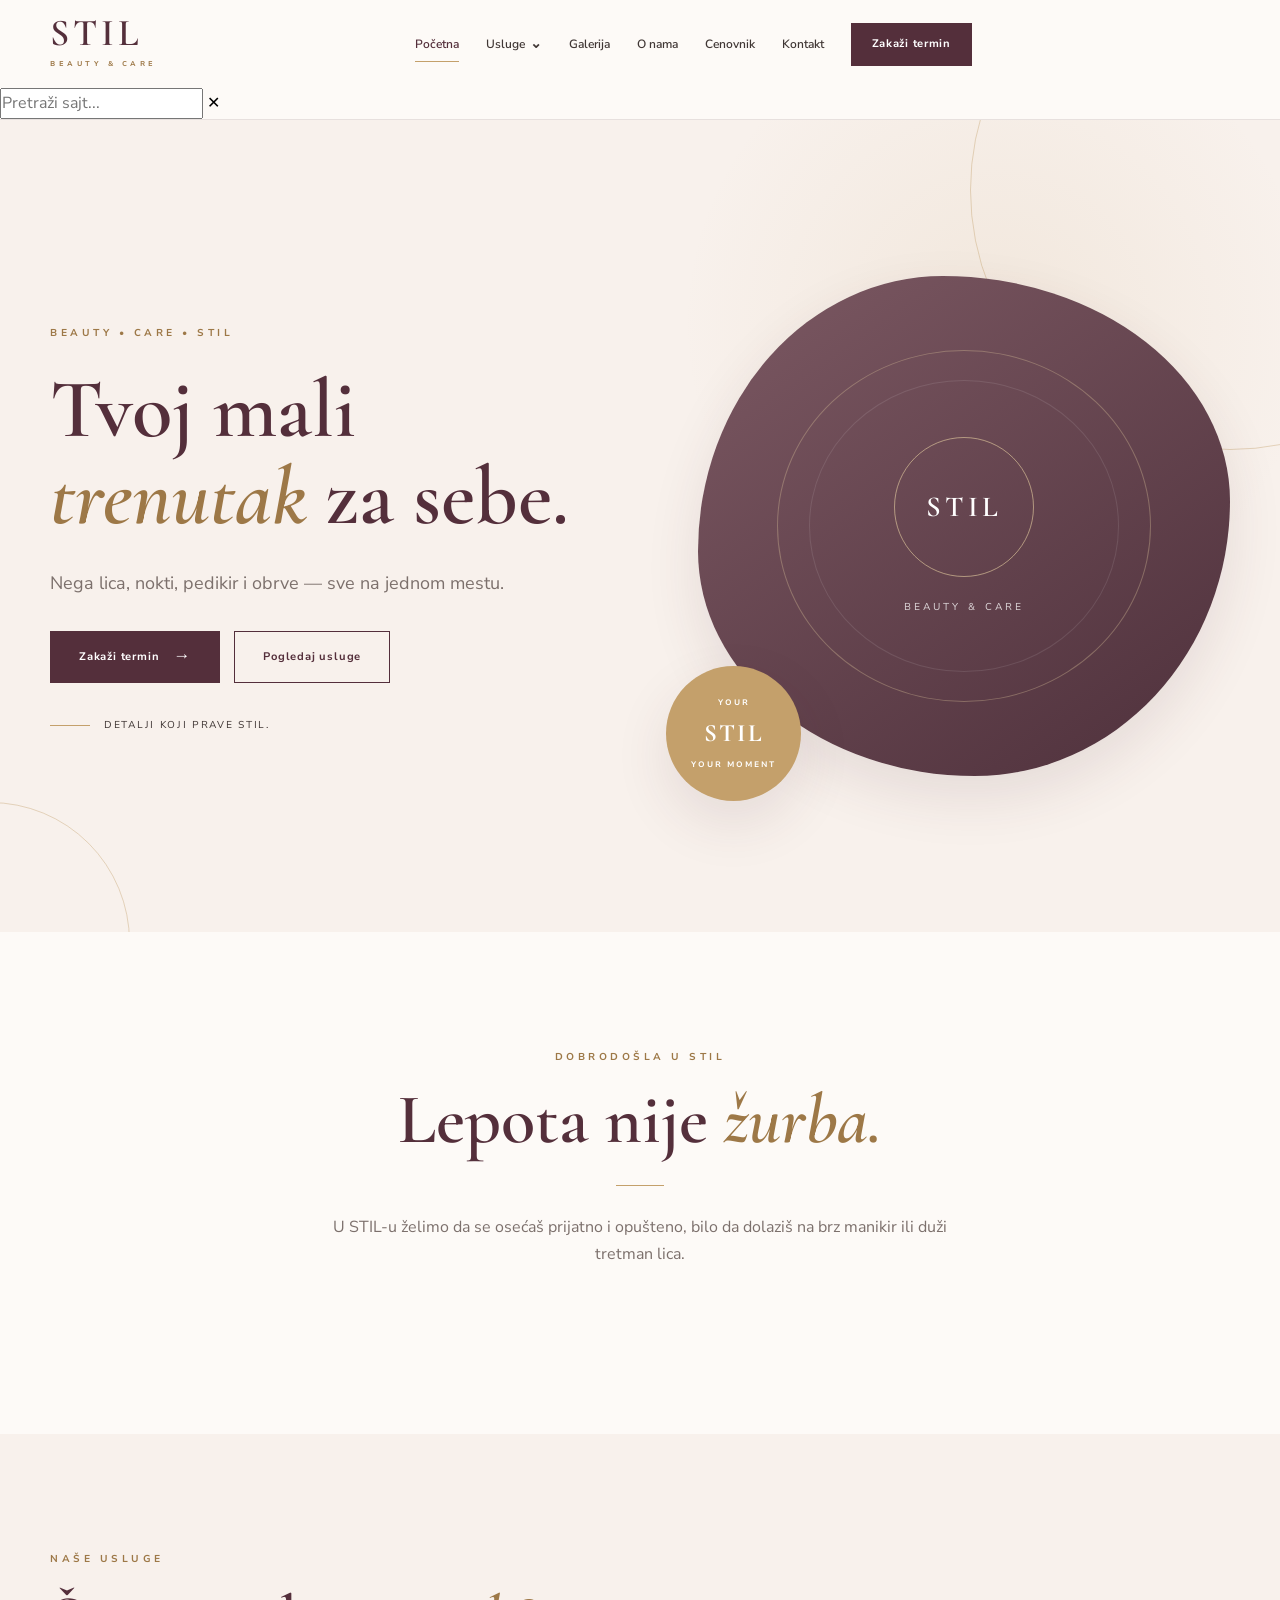
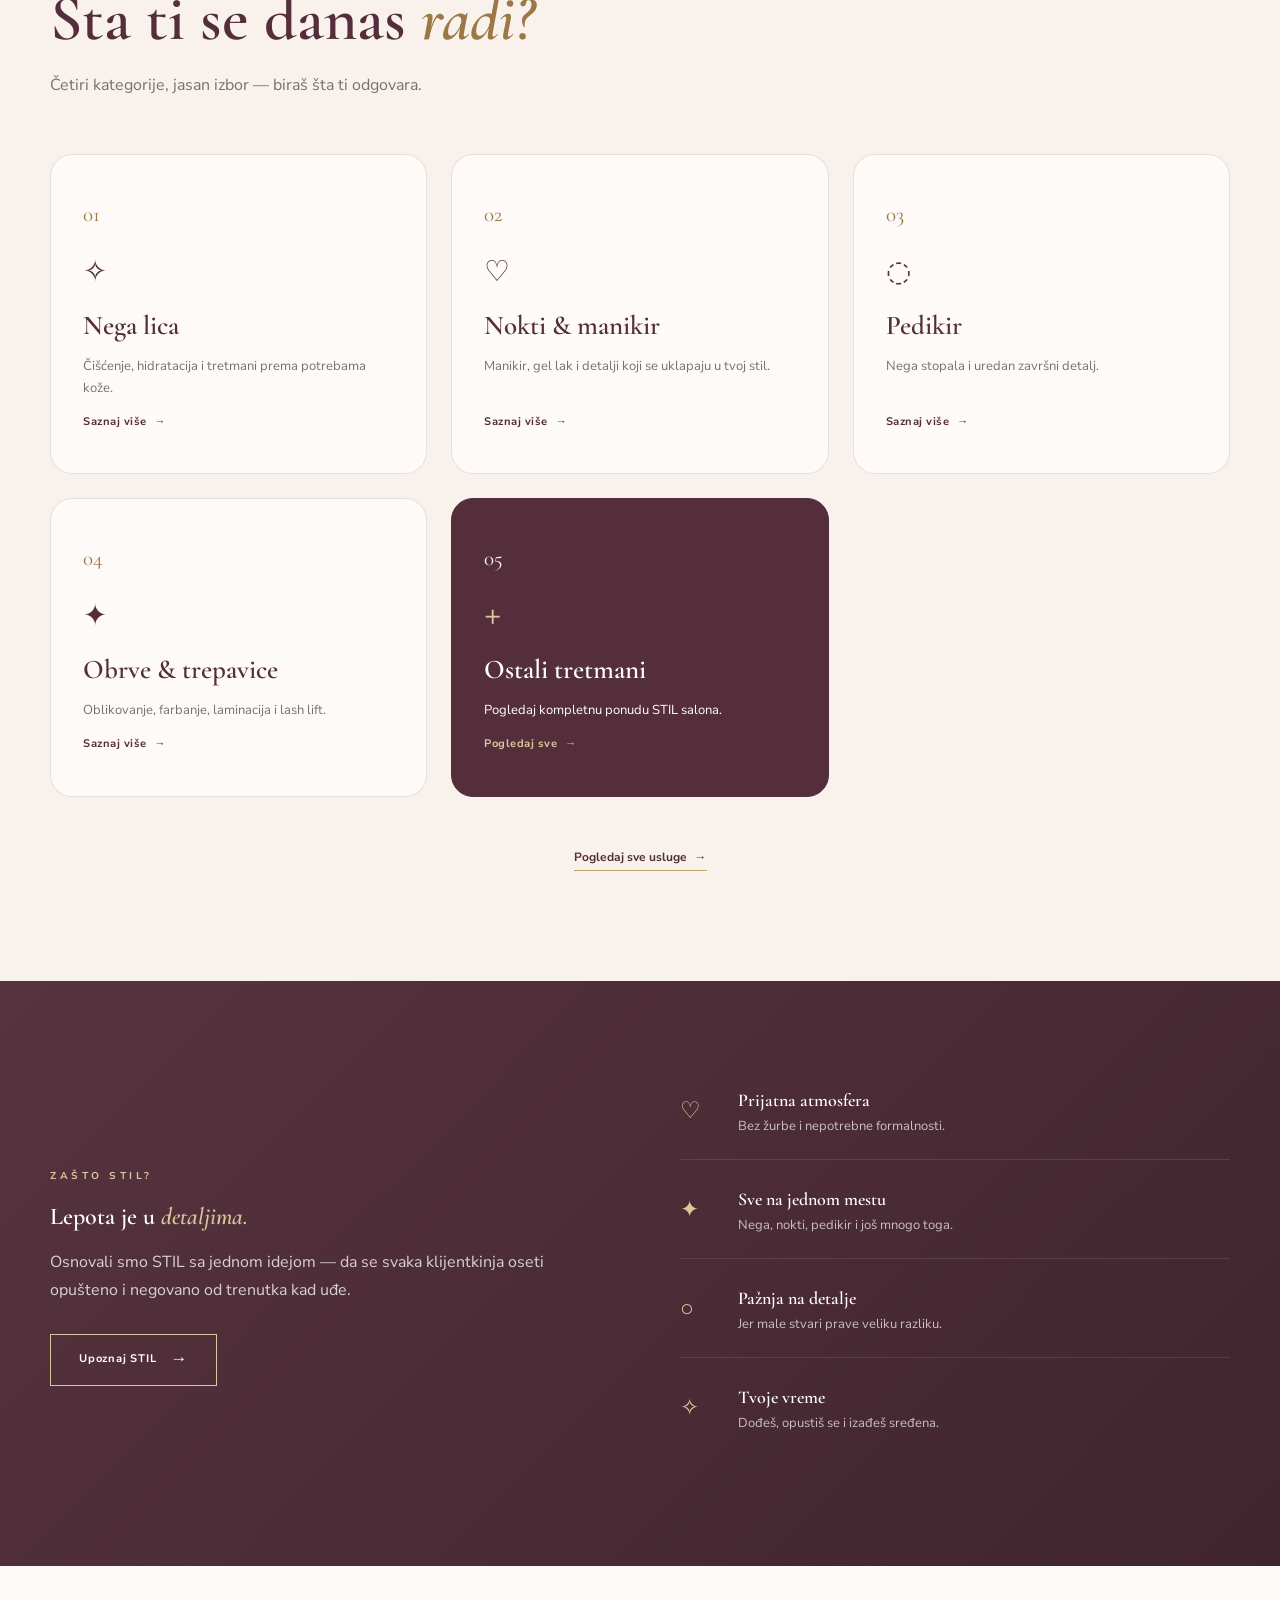
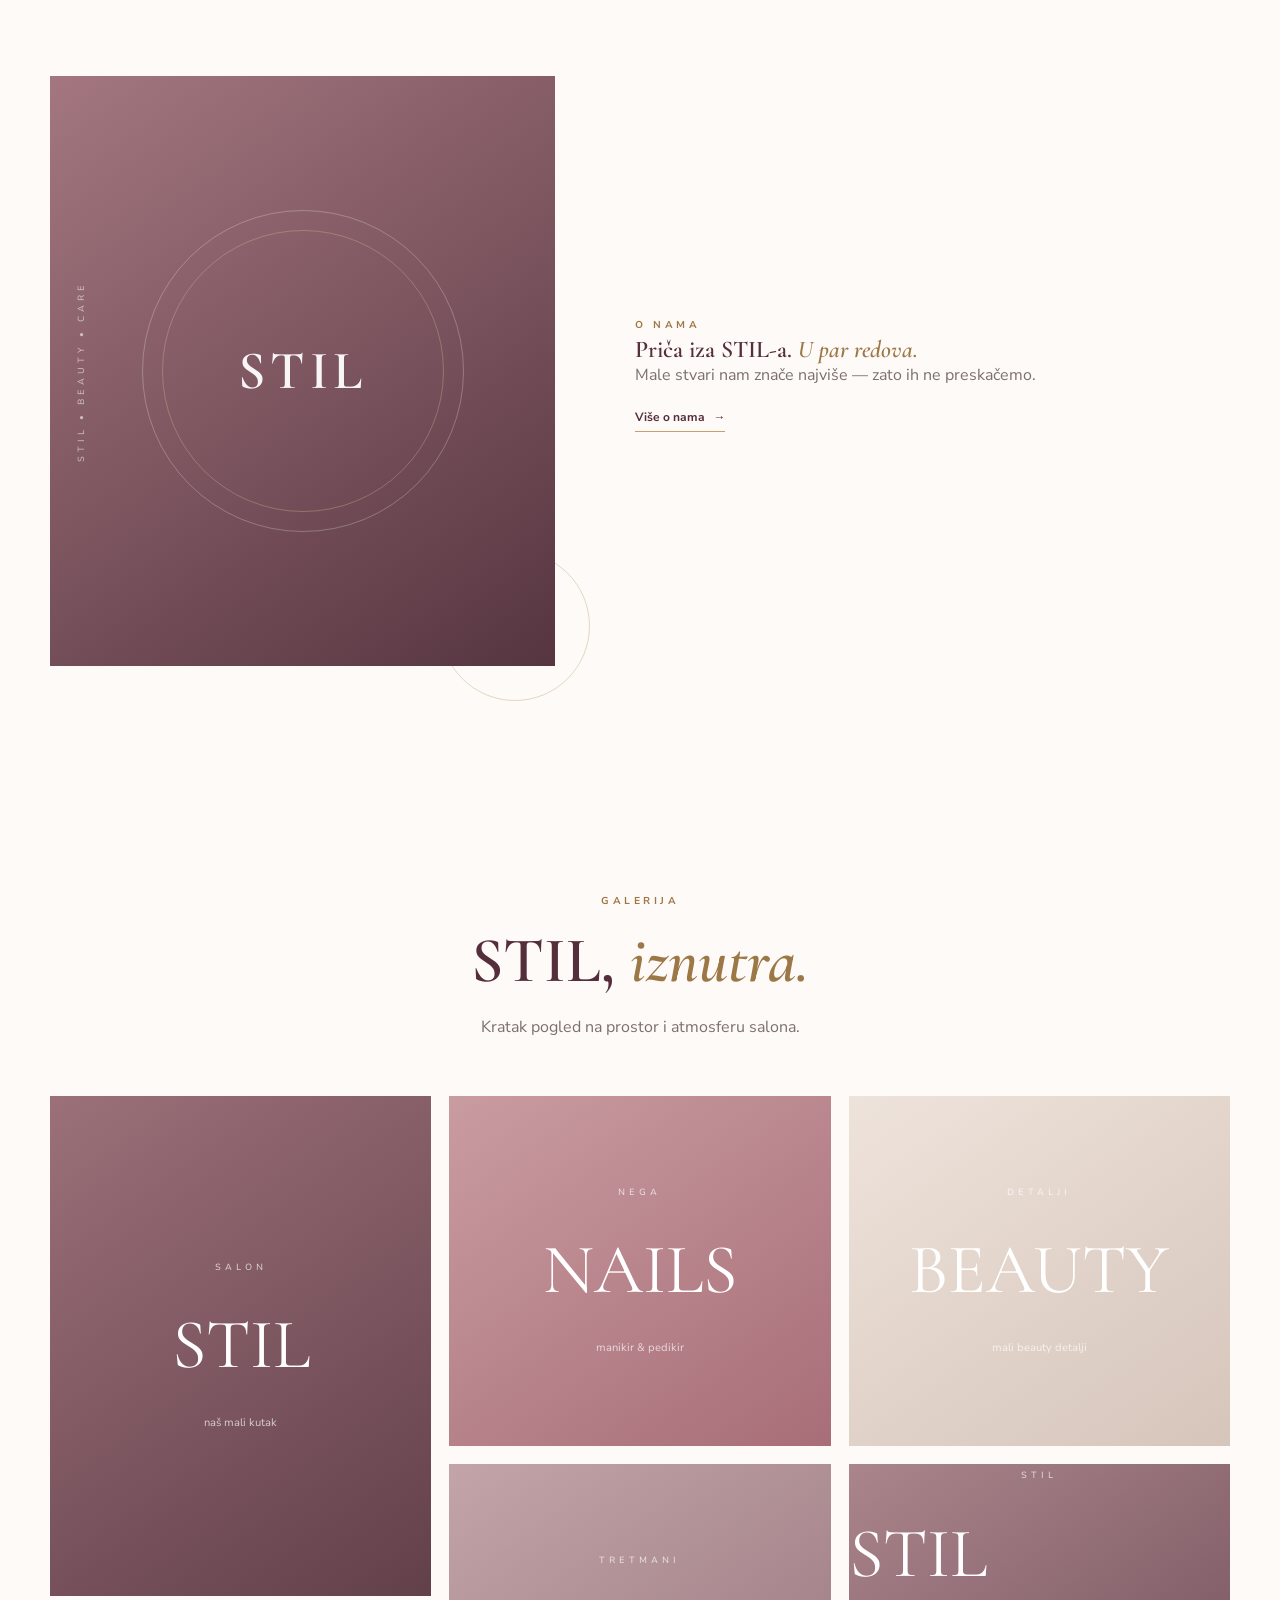
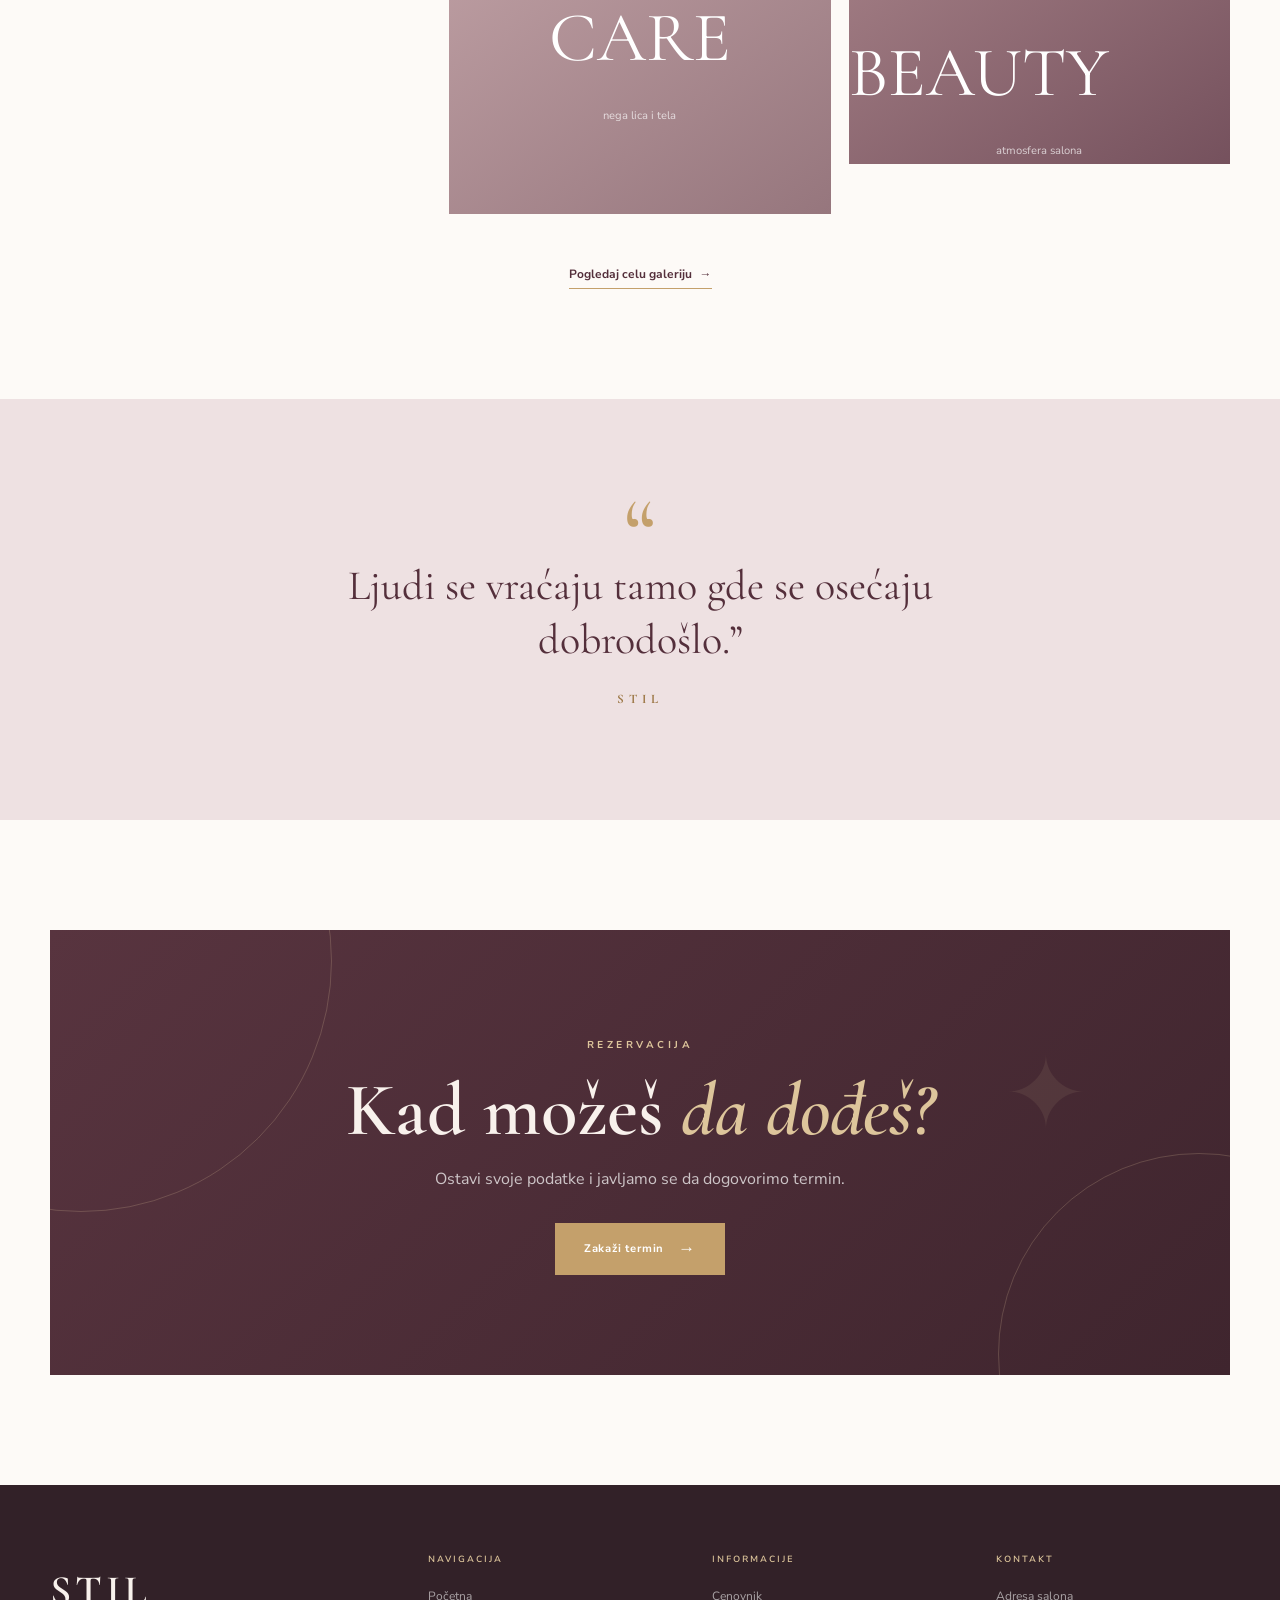
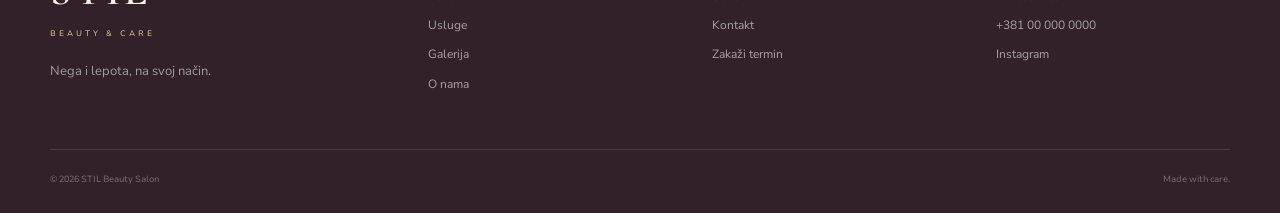
<file: index.html>
<!DOCTYPE html>

<html lang="sr">
<head>
<meta charset="utf-8"/>
<meta content="width=device-width, initial-scale=1.0" name="viewport"/>
<title>STIL Beauty Salon | Tvoj mali trenutak za sebe</title>
<meta content="STIL Beauty Salon — nega lica, nokti, manikir, pedikir, obrve, trepavice i beauty tretmani." name="description"/>
<meta content="STIL Beauty Salon" property="og:title"/>
<meta content="Tvoj mali trenutak za sebe." property="og:description"/>
<meta content="website" property="og:type"/>
<link href="https://fonts.googleapis.com" rel="preconnect"/>
<link crossorigin="" href="https://fonts.gstatic.com" rel="preconnect"/>
<link href="https://fonts.googleapis.com/css2?family=Cormorant+Garamond:wght@400;500;600;700&amp;family=Nunito+Sans:wght@300;400;500;600;700&amp;display=swap" rel="stylesheet"/>
<link href="style.css" rel="stylesheet"/>
</head>
<body>
<!-- =========================================================
     HEADER
========================================================= -->
<header class="site-header" id="siteHeader">
<div class="container header-inner">
<a aria-label="STIL Beauty Salon - Početna" class="logo" href="index.html">
<span class="logo-main">STIL</span>
<span class="logo-sub">beauty &amp; care</span>
</a>
<nav class="main-nav" id="mainNav">
<a class="nav-link active" href="index.html">Početna</a>
<div class="nav-dropdown">
<a class="nav-link dropdown-trigger" href="usluge.html">
                    Usluge
                    <span class="dropdown-arrow">⌄</span>
</a>
<div class="dropdown-menu">
<a href="nega-lica.html">Nega lica</a>
<a href="nokti.html">Nokti &amp; manikir</a>
<a href="pedikir.html">Pedikir</a>
<a href="obrve-trepavice.html">Obrve &amp; trepavice</a>
</div>
</div>
<a class="nav-link" href="galerija.html">Galerija</a>
<a class="nav-link" href="o-nama.html">O nama</a>
<a class="nav-link" href="cenovnik.html">Cenovnik</a>
<a class="nav-link" href="kontakt.html">Kontakt</a>
<a class="nav-cta" href="kontakt.html">
                Zakaži termin
            </a>
</nav>
<button aria-label="Pretraga" class="search-toggle" id="searchToggle">
<svg fill="none" stroke="currentColor" stroke-linecap="round" stroke-linejoin="round" stroke-width="2" viewbox="0 0 24 24">
<circle cx="11" cy="11" r="7"></circle>
<line x1="21" x2="16.65" y1="21" y2="16.65"></line>
</svg>
</button>
<button aria-expanded="false" aria-label="Otvori meni" class="menu-toggle" id="menuToggle">
<span></span>
<span></span>
<span></span>
</button>
</div>
<!-- =========================================================
     SEARCH OVERLAY
========================================================= -->
<div class="search-overlay" id="searchOverlay">
<div class="search-box">
<div class="search-box-top">
<input autocomplete="off" id="searchInput" placeholder="Pretraži sajt..." type="text"/>
<button aria-label="Zatvori pretragu" class="search-close" id="searchClose">
                ✕
            </button>
</div>
<div class="search-results" id="searchResults"></div>
</div>
</div>
</header>
<main>
<!-- =========================================================
     HERO
========================================================= -->
<section class="hero" id="tvoj-mali-trenutak-za-sebe">
<div class="hero-decoration hero-decoration-one"></div>
<div class="hero-decoration hero-decoration-two"></div>
<div class="container hero-grid">
<div class="hero-content reveal">
<span class="section-kicker">
                BEAUTY <span>•</span> CARE <span>•</span> STIL
            </span>
<h1>
                Tvoj mali
                <em>trenutak</em>
                za sebe.
            </h1>
<p class="hero-text">
                Nega lica, nokti, pedikir i obrve —
                sve na jednom mestu.
            </p>
<div class="hero-buttons">
<a class="btn btn-primary" href="kontakt.html">
                    Zakaži termin
                    <span>→</span>
</a>
<a class="btn btn-outline" href="usluge.html">
                    Pogledaj usluge
                </a>
</div>
<div class="hero-note">
<span class="gold-line"></span>
<span>Detalji koji prave STIL.</span>
</div>
</div>
<div class="hero-visual reveal">
<div class="hero-image-frame">
<!-- PRIVREMENA SLIKA
                     Kasnije ovde možeš ubaciti fotografiju stvarnog
                     zelenog salona ili profesionalnu beauty fotografiju.
                -->
<div class="hero-placeholder">
<div class="placeholder-circle">
<span>STIL</span>
</div>
<div class="placeholder-content">
<span>beauty</span>
<span>&amp;</span>
<span>care</span>
</div>
</div>
</div>
<div class="hero-gold-badge">
<span class="badge-small">YOUR</span>
<span class="badge-main">STIL</span>
<span class="badge-small">YOUR MOMENT</span>
</div>
</div>
</div>
</section>
<!-- =========================================================
     INTRO
========================================================= -->
<section class="intro-section section" id="lepota-nije-zurba">
<div class="container narrow-container">
<div class="section-heading centered reveal">
<span class="section-kicker">
                DOBRODOŠLA U STIL
            </span>
<h2>
                Lepota nije
                <em>žurba.</em>
</h2>
<div class="gold-divider"></div>
<p>
                U STIL-u želimo da se osećaš prijatno i opušteno,
                bilo da dolaziš na brz manikir ili duži tretman lica.
            </p>
</div>
</div>
</section>
<!-- =========================================================
     SERVICES PREVIEW
========================================================= -->
<section class="services-preview section" id="sta-ti-se-danas-radi">
<div class="container">
<div class="section-heading reveal">
<span class="section-kicker">
                NAŠE USLUGE
            </span>
<h2>
                Šta ti se danas
                <em>radi?</em>
</h2>
<p>
                Četiri kategorije, jasan izbor —
                biraš šta ti odgovara.
            </p>
</div>
<div class="services-grid">
<!-- SERVICE 1 -->
<a class="service-card reveal" href="nega-lica.html">
<div class="service-number">
                    01
                </div>
<div class="service-icon">
                    ✧
                </div>
<h3>
                    Nega lica
                </h3>
<p>
                    Čišćenje, hidratacija i tretmani
                    prema potrebama kože.
                </p>
<span class="service-link">
                    Saznaj više <span>→</span>
</span>
</a>
<!-- SERVICE 2 -->
<a class="service-card reveal" href="nokti.html">
<div class="service-number">
                    02
                </div>
<div class="service-icon">
                    ♡
                </div>
<h3>
                    Nokti &amp; manikir
                </h3>
<p>
                    Manikir, gel lak i detalji
                    koji se uklapaju u tvoj stil.
                </p>
<span class="service-link">
                    Saznaj više <span>→</span>
</span>
</a>
<!-- SERVICE 3 -->
<a class="service-card reveal" href="pedikir.html">
<div class="service-number">
                    03
                </div>
<div class="service-icon">
                    ◌
                </div>
<h3>
                    Pedikir
                </h3>
<p>
                    Nega stopala i uredan
                    završni detalj.
                </p>
<span class="service-link">
                    Saznaj više <span>→</span>
</span>
</a>
<!-- SERVICE 4 -->
<a class="service-card reveal" href="obrve-trepavice.html">
<div class="service-number">
                    04
                </div>
<div class="service-icon">
                    ✦
                </div>
<h3>
                    Obrve &amp; trepavice
                </h3>
<p>
                    Oblikovanje, farbanje, laminacija
                    i lash lift.
                </p>
<span class="service-link">
                    Saznaj više <span>→</span>
</span>
</a>
<!-- SERVICE 5 -->
<a class="service-card service-card-accent reveal" href="usluge.html">
<div class="service-number">
                    05
                </div>
<div class="service-icon">
                    +
                </div>
<h3>
                    Ostali tretmani
                </h3>
<p>
                    Pogledaj kompletnu ponudu
                    STIL salona.
                </p>
<span class="service-link">
                    Pogledaj sve <span>→</span>
</span>
</a>
</div>
<div class="center-button reveal">
<a class="text-link" href="usluge.html">
                Pogledaj sve usluge
                <span>→</span>
</a>
</div>
</div>
</section>
<!-- =========================================================
     WHY STIL
========================================================= -->
<section class="why-section section" id="lepota-je-u-detaljima">
<div class="container why-grid">
<div class="why-content reveal">
<span class="section-kicker light">
                ZAŠTO STIL?
            </span>
<h2>
                Lepota je u
                <em>detaljima.</em>
</h2>
<p>
                Osnovali smo STIL sa jednom idejom — da se
                svaka klijentkinja oseti opušteno i negovano
                od trenutka kad uđe.
            </p>
<a class="btn btn-light" href="o-nama.html">
                Upoznaj STIL
                <span>→</span>
</a>
</div>
<div class="why-features">
<div class="feature reveal">
<span class="feature-symbol">♡</span>
<div>
<h3>Prijatna atmosfera</h3>
<p>
                        Bez žurbe i nepotrebne formalnosti.
                    </p>
</div>
</div>
<div class="feature reveal">
<span class="feature-symbol">✦</span>
<div>
<h3>Sve na jednom mestu</h3>
<p>
                        Nega, nokti, pedikir i još mnogo toga.
                    </p>
</div>
</div>
<div class="feature reveal">
<span class="feature-symbol">○</span>
<div>
<h3>Pažnja na detalje</h3>
<p>
                        Jer male stvari prave veliku razliku.
                    </p>
</div>
</div>
<div class="feature reveal">
<span class="feature-symbol">✧</span>
<div>
<h3>Tvoje vreme</h3>
<p>
                        Dođeš, opustiš se i izađeš sređena.
                    </p>
</div>
</div>
</div>
</div>
</section>
<!-- =========================================================
     ABOUT PREVIEW
========================================================= -->
<section class="about-preview section" id="prica-iza-stil-a-u-par-redova">
<div class="container about-preview-grid">
<div class="about-visual reveal">
<div class="about-image-placeholder">
<span class="vertical-text">
                    STIL • BEAUTY • CARE
                </span>
<div class="about-placeholder-logo">
                    STIL
                </div>
</div>
<div class="about-gold-detail"></div>
</div>
<div class="about-content reveal">
<span class="section-kicker">
                O NAMA
            </span>
<h2>
                Priča iza STIL-a.
                <em>U par redova.</em>
</h2>
<p>
                Male stvari nam znače najviše —
                zato ih ne preskačemo.
            </p>
<a class="text-link" href="o-nama.html">
                Više o nama
                <span>→</span>
</a>
</div>
</div>
</section>
<!-- =========================================================
     GALLERY PREVIEW
========================================================= -->
<section class="gallery-preview section" id="stil-iznutra">
<div class="container">
<div class="section-heading centered reveal">
<span class="section-kicker">
                GALERIJA
            </span>
<h2>
                STIL,
                <em>iznutra.</em>
</h2>
<p>
                Kratak pogled na prostor
                i atmosferu salona.
            </p>
</div>
<div class="gallery-masonry">
<div class="gallery-photo gallery-photo-large reveal">
<div class="gallery-photo-placeholder gallery-green">
<span class="photo-category">SALON</span>
<span class="photo-title">STIL</span>
<span class="photo-small">naš mali kutak</span>
</div>
<div class="gallery-photo-overlay">
<span>Salon</span>
<strong>STIL</strong>
</div>
</div>
<div class="gallery-photo reveal">
<div class="gallery-photo-placeholder gallery-rose">
<span class="photo-category">NEGA</span>
<span class="photo-title">NAILS</span>
<span class="photo-small">manikir &amp; pedikir</span>
</div>
<div class="gallery-photo-overlay">
<span>Nega</span>
<strong>Nokti</strong>
</div>
</div>
<div class="gallery-photo reveal">
<div class="gallery-photo-placeholder gallery-green-light">
<span class="photo-category">TRETMANI</span>
<span class="photo-title">CARE</span>
<span class="photo-small">nega lica i tela</span>
</div>
<div class="gallery-photo-overlay">
<span>Tretmani</span>
<strong>Care</strong>
</div>
</div>
<div class="gallery-photo reveal">
<div class="gallery-photo-placeholder gallery-cream">
<span class="photo-category">DETALJI</span>
<span class="photo-title">BEAUTY</span>
<span class="photo-small">mali beauty detalji</span>
</div>
<div class="gallery-photo-overlay">
<span>Detalji</span>
<strong>Beauty</strong>
</div>
</div>
<div class="gallery-photo gallery-photo-wide reveal">
<div class="gallery-photo-placeholder gallery-olive">
<span class="photo-category">STIL</span>
<span class="photo-title">STIL BEAUTY</span>
<span class="photo-small">atmosfera salona</span>
</div>
<div class="gallery-photo-overlay">
<span>STIL</span>
<strong>Beauty</strong>
</div>
</div>
</div>
<div class="center-button reveal">
<a class="text-link" href="galerija.html">
                Pogledaj celu galeriju
                <span>→</span>
</a>
</div>
</div>
</section>
<!-- =========================================================
     TESTIMONIAL / QUOTE
========================================================= -->
<section class="quote-section section" id="quote-section">
<div class="container narrow-container">
<div class="quote-box reveal">
<span class="quote-mark">“</span>
<blockquote>
                Ljudi se vraćaju tamo gde se
                osećaju dobrodošlo.”
            </blockquote>
<span class="quote-line"></span>
<span class="quote-brand">
                STIL
            </span>
</div>
</div>
</section>
<!-- =========================================================
     CTA
========================================================= -->
<section class="cta-section section" id="kad-mozes-da-dodjes">
<div class="container">
<div class="cta-box reveal">
<div class="cta-decoration">
                ✦
            </div>
<span class="section-kicker">
                REZERVACIJA
            </span>
<h2>
                Kad možeš
                <em>da dođeš?</em>
</h2>
<p>
                Ostavi svoje podatke i javljamo se
                da dogovorimo termin.
            </p>
<a class="btn btn-primary" href="kontakt.html">
                Zakaži termin
                <span>→</span>
</a>
</div>
</div>
</section>
</main>
<!-- =========================================================
     FOOTER
========================================================= -->
<footer class="site-footer">
<div class="container">
<div class="footer-grid">
<div class="footer-brand">
<a class="footer-logo" href="index.html">
<span>STIL</span>
<small>beauty &amp; care</small>
</a>
<p>
                    Nega i lepota,
                    na svoj način.
                </p>
</div>
<div class="footer-column">
<h4>Navigacija</h4>
<a href="index.html">Početna</a>
<a href="usluge.html">Usluge</a>
<a href="galerija.html">Galerija</a>
<a href="o-nama.html">O nama</a>
</div>
<div class="footer-column">
<h4>Informacije</h4>
<a href="cenovnik.html">Cenovnik</a>
<a href="kontakt.html">Kontakt</a>
<a href="kontakt.html">Zakaži termin</a>
</div>
<div class="footer-column">
<h4>Kontakt</h4>
<p>
                    Adresa salona
                </p>
<a href="tel:+381000000000">
                    +381 00 000 0000
                </a>
<a href="#">
                    Instagram
                </a>
</div>
</div>
<div class="footer-bottom">
<span>
                © 2026 STIL Beauty Salon
            </span>
<span>
                Made with care.
            </span>
</div>
</div>
</footer>
<script src="js_main.js"></script>
</body>
</html>
</file>
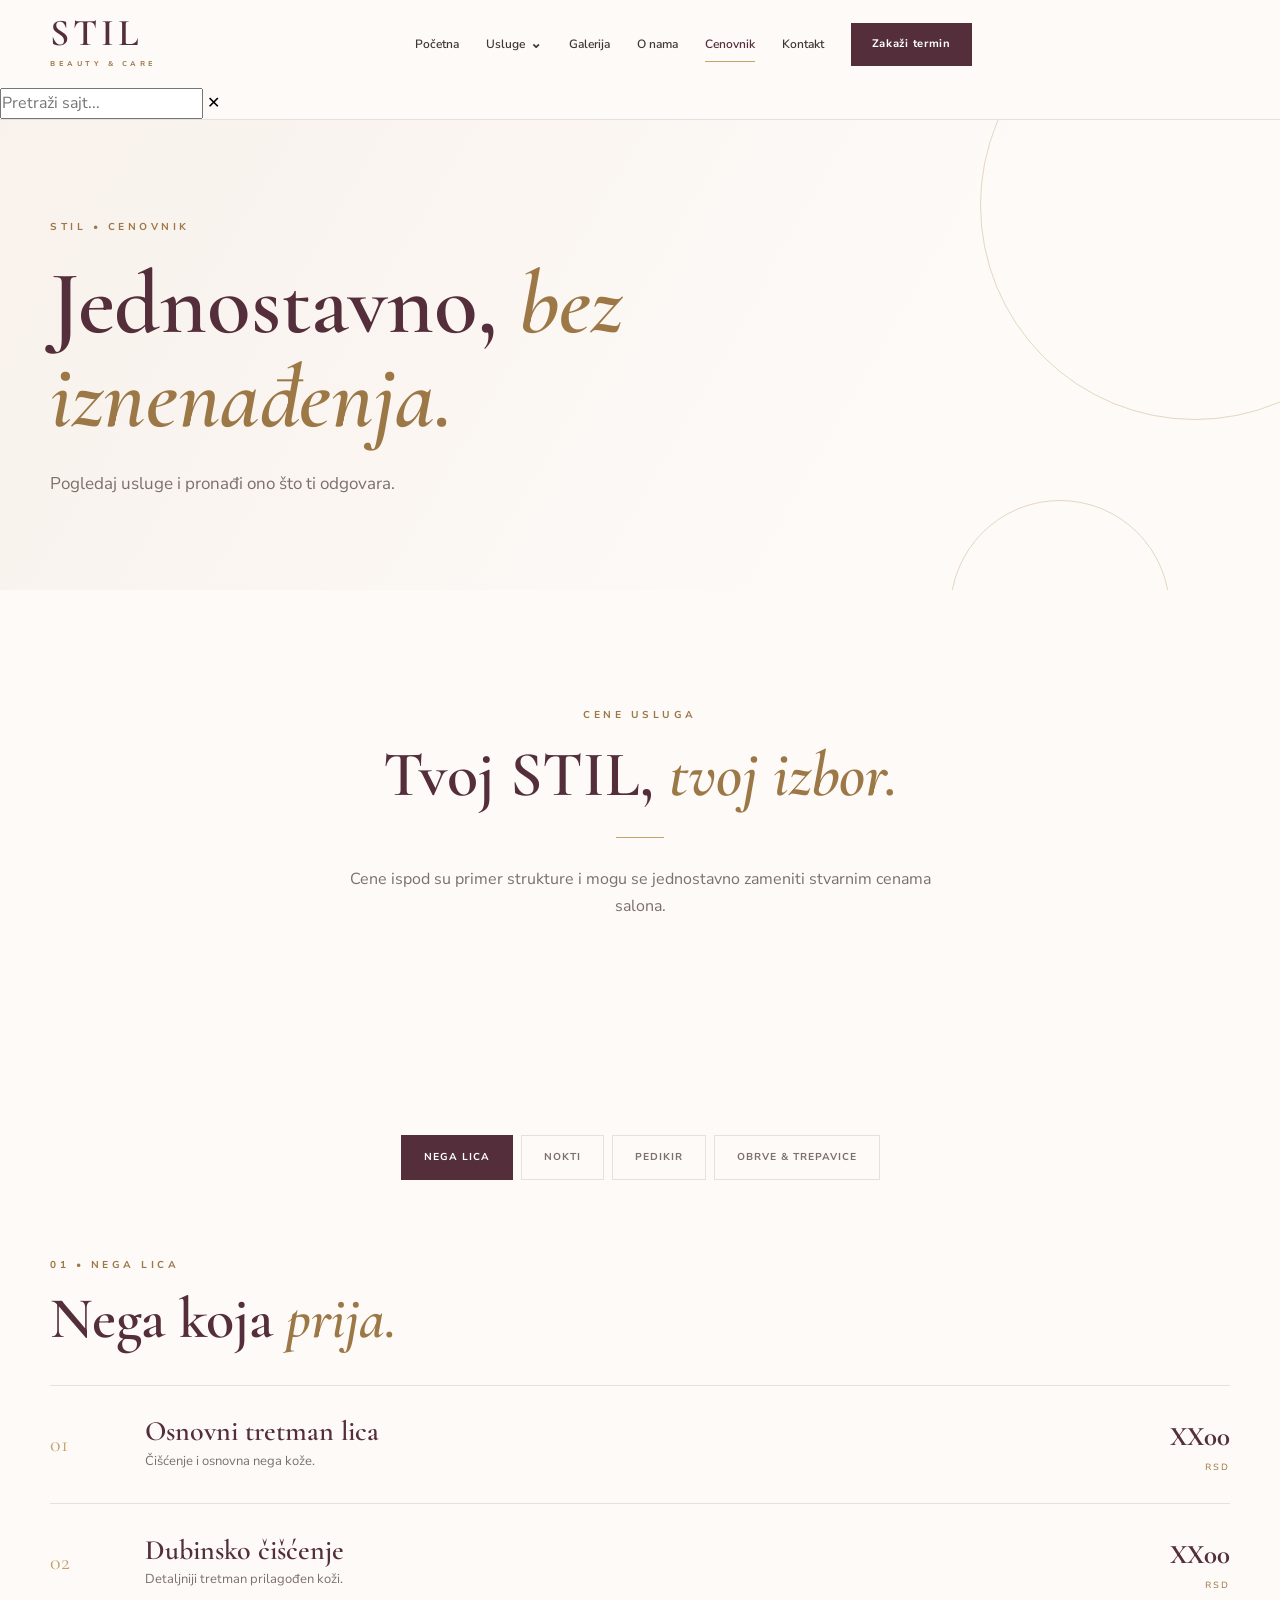
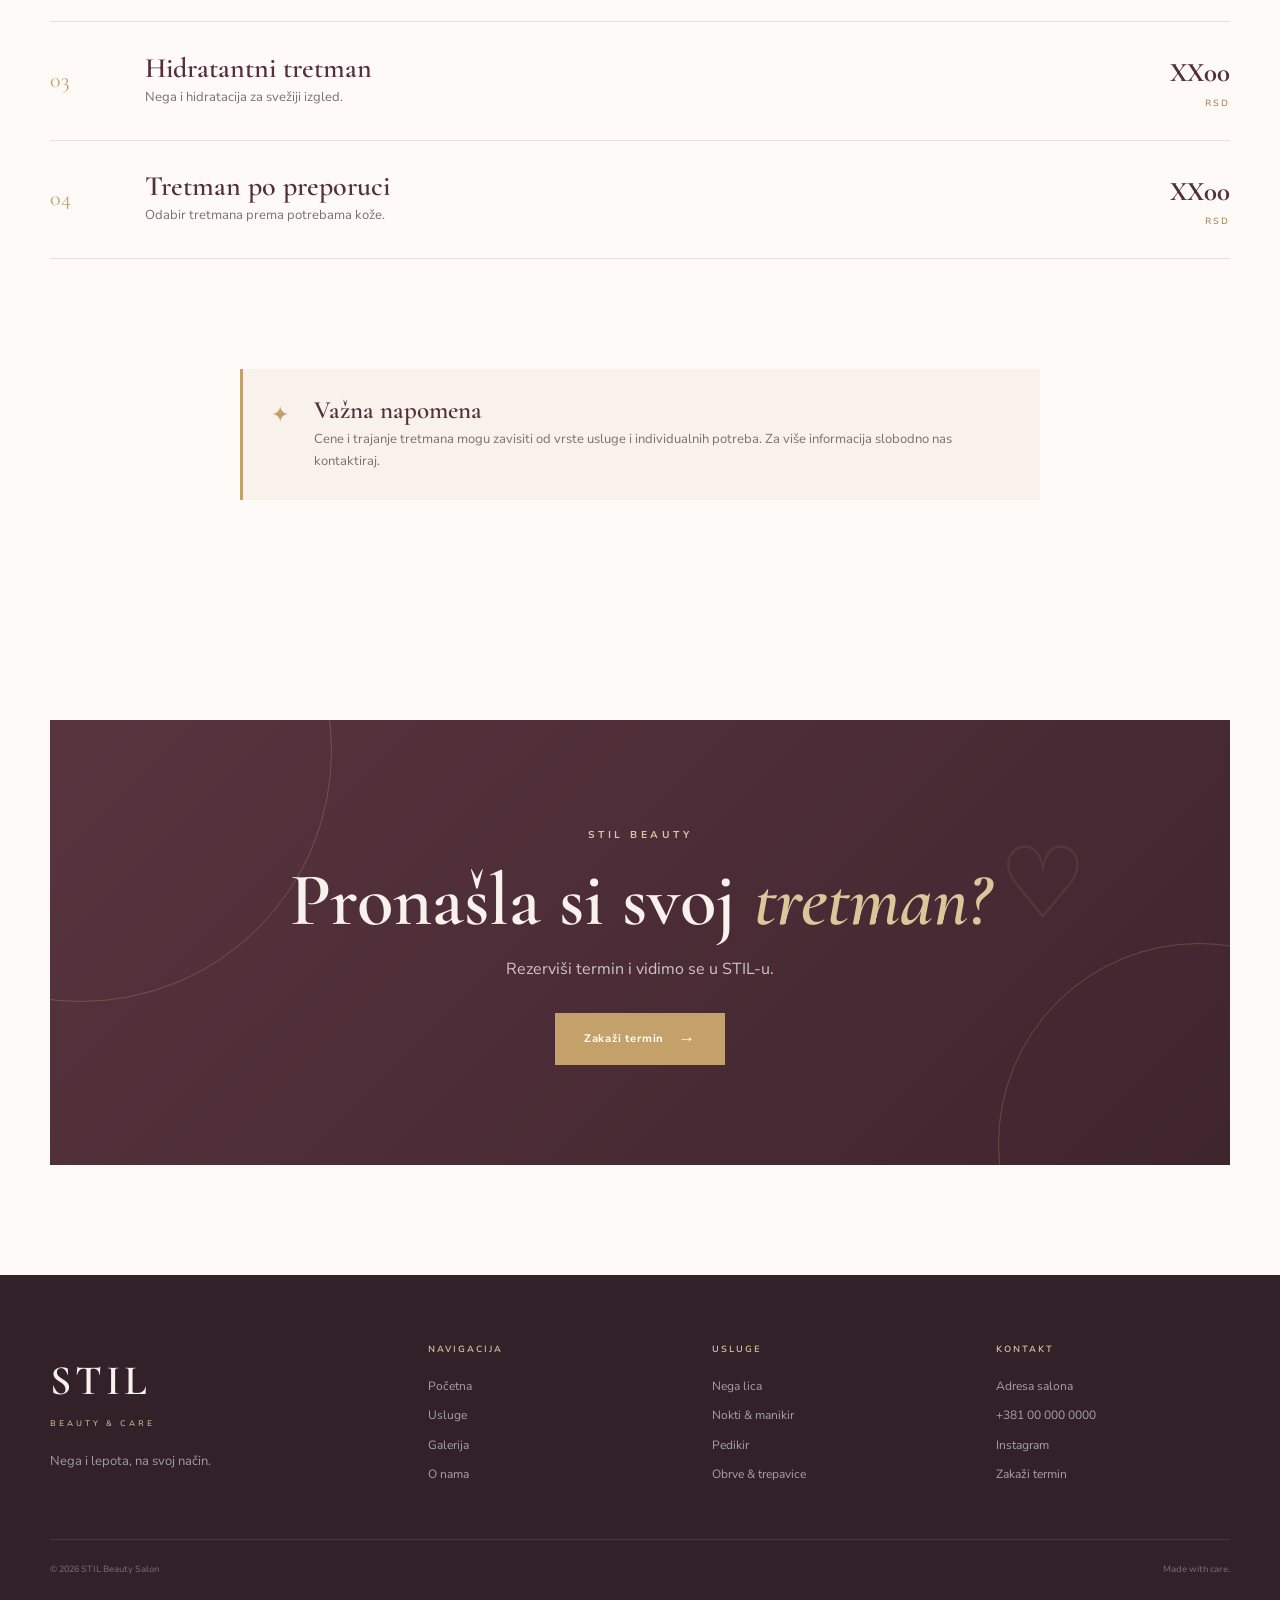
<file: cenovnik.html>
<!DOCTYPE html>

<html lang="sr">
<head>
<meta charset="utf-8"/>
<meta content="width=device-width, initial-scale=1.0" name="viewport"/>
<title>Cenovnik | STIL Beauty Salon</title>
<meta content="Cenovnik usluga STIL Beauty Salona — nega lica, nokti, pedikir, obrve i trepavice." name="description"/>
<link href="https://fonts.googleapis.com" rel="preconnect"/>
<link crossorigin="" href="https://fonts.gstatic.com" rel="preconnect"/>
<link href="https://fonts.googleapis.com/css2?family=Cormorant+Garamond:wght@400;500;600;700&amp;family=Nunito+Sans:wght@300;400;500;600;700&amp;display=swap" rel="stylesheet"/>
<link href="style.css" rel="stylesheet"/>
</head>
<body>
<!-- =========================================================
     HEADER
========================================================= -->
<header class="site-header" id="siteHeader">
<div class="container header-inner">
<a aria-label="STIL Beauty Salon - Početna" class="logo" href="index.html">
<span class="logo-main">
                STIL
            </span>
<span class="logo-sub">
                beauty &amp; care
            </span>
</a>
<nav class="main-nav" id="mainNav">
<a class="nav-link" href="index.html">
                Početna
            </a>
<div class="nav-dropdown">
<a class="nav-link dropdown-trigger" href="usluge.html">

                    Usluge

                    <span class="dropdown-arrow">
                        ⌄
                    </span>
</a>
<div class="dropdown-menu">
<a href="nega-lica.html">
                        Nega lica
                    </a>
<a href="nokti.html">
                        Nokti &amp; manikir
                    </a>
<a href="pedikir.html">
                        Pedikir
                    </a>
<a href="obrve-trepavice.html">
                        Obrve &amp; trepavice
                    </a>
</div>
</div>
<a class="nav-link" href="galerija.html">
                Galerija
            </a>
<a class="nav-link" href="o-nama.html">
                O nama
            </a>
<a class="nav-link active" href="cenovnik.html">
                Cenovnik
            </a>
<a class="nav-link" href="kontakt.html">
                Kontakt
            </a>
<a class="nav-cta" href="kontakt.html">
                Zakaži termin
            </a>
</nav>
<button aria-label="Pretraga" class="search-toggle" id="searchToggle">
<svg fill="none" stroke="currentColor" stroke-linecap="round" stroke-linejoin="round" stroke-width="2" viewbox="0 0 24 24">
<circle cx="11" cy="11" r="7"></circle>
<line x1="21" x2="16.65" y1="21" y2="16.65"></line>
</svg>
</button>
<button aria-expanded="false" aria-label="Otvori meni" class="menu-toggle" id="menuToggle">
<span></span>
<span></span>
<span></span>
</button>
</div>
<!-- =========================================================
     SEARCH OVERLAY
========================================================= -->
<div class="search-overlay" id="searchOverlay">
<div class="search-box">
<div class="search-box-top">
<input autocomplete="off" id="searchInput" placeholder="Pretraži sajt..." type="text"/>
<button aria-label="Zatvori pretragu" class="search-close" id="searchClose">
                ✕
            </button>
</div>
<div class="search-results" id="searchResults"></div>
</div>
</div>
</header>
<main>
<!-- =========================================================
     PAGE HERO
========================================================= -->
<section class="page-hero pricing-page-hero" id="jednostavno-bez-iznenadjenja">
<div class="page-hero-decoration page-hero-decoration-one"></div>
<div class="page-hero-decoration page-hero-decoration-two"></div>
<div class="container">
<div class="page-hero-content reveal">
<span class="section-kicker">
                STIL • CENOVNIK
            </span>
<h1>
                Jednostavno,
                <em>bez iznenađenja.</em>
</h1>
<p>
                Pogledaj usluge i pronađi ono što ti odgovara.
            </p>
</div>
</div>
</section>
<!-- =========================================================
     PRICING INTRO
========================================================= -->
<section class="pricing-intro section" id="tvoj-stil-tvoj-izbor">
<div class="container narrow-container">
<div class="section-heading centered reveal">
<span class="section-kicker">
                CENE USLUGA
            </span>
<h2>
                Tvoj STIL,
                <em>tvoj izbor.</em>
</h2>
<div class="gold-divider"></div>
<p>
                Cene ispod su primer strukture i mogu se
                jednostavno zameniti stvarnim cenama salona.
            </p>
</div>
</div>
</section>
<!-- =========================================================
     PRICING NAV
========================================================= -->
<section class="pricing-section section" id="nega-koja-prija">
<div class="container">
<div class="pricing-tabs reveal">
<button class="pricing-tab active" data-price-category="face" type="button">
                Nega lica
            </button>
<button class="pricing-tab" data-price-category="nails" type="button">
                Nokti
            </button>
<button class="pricing-tab" data-price-category="pedicure" type="button">
                Pedikir
            </button>
<button class="pricing-tab" data-price-category="eyes" type="button">
                Obrve &amp; trepavice
            </button>
</div>
<!-- =====================================================
             FACE PRICES
        ====================================================== -->
<div class="price-category active" data-price-panel="face">
<div class="price-category-header reveal">
<span class="section-kicker">
                    01 • NEGA LICA
                </span>
<h2>
                    Nega koja
                    <em>prija.</em>
</h2>
</div>
<div class="price-list">
<div class="price-item reveal">
<div class="price-item-number">
                        01
                    </div>
<div class="price-item-info">
<h3>
                            Osnovni tretman lica
                        </h3>
<p>
                            Čišćenje i osnovna nega kože.
                        </p>
</div>
<div class="price-value">
<strong>
                            XX00
                        </strong>
<span>
                            RSD
                        </span>
</div>
</div>
<div class="price-item reveal">
<div class="price-item-number">
                        02
                    </div>
<div class="price-item-info">
<h3>
                            Dubinsko čišćenje
                        </h3>
<p>
                            Detaljniji tretman prilagođen koži.
                        </p>
</div>
<div class="price-value">
<strong>
                            XX00
                        </strong>
<span>
                            RSD
                        </span>
</div>
</div>
<div class="price-item reveal">
<div class="price-item-number">
                        03
                    </div>
<div class="price-item-info">
<h3>
                            Hidratantni tretman
                        </h3>
<p>
                            Nega i hidratacija za svežiji izgled.
                        </p>
</div>
<div class="price-value">
<strong>
                            XX00
                        </strong>
<span>
                            RSD
                        </span>
</div>
</div>
<div class="price-item reveal">
<div class="price-item-number">
                        04
                    </div>
<div class="price-item-info">
<h3>
                            Tretman po preporuci
                        </h3>
<p>
                            Odabir tretmana prema potrebama kože.
                        </p>
</div>
<div class="price-value">
<strong>
                            XX00
                        </strong>
<span>
                            RSD
                        </span>
</div>
</div>
</div>
</div>
<!-- =====================================================
             NAIL PRICES
        ====================================================== -->
<div class="price-category" data-price-panel="nails">
<div class="price-category-header">
<span class="section-kicker">
                    02 • NOKTI
                </span>
<h2>
                    Uredni nokti,
                    <em>tvoj STIL.</em>
</h2>
</div>
<div class="price-list">
<div class="price-item">
<div class="price-item-number">
                        01
                    </div>
<div class="price-item-info">
<h3>
                            Klasičan manikir
                        </h3>
<p>
                            Uređivanje noktiju i zanoktica.
                        </p>
</div>
<div class="price-value">
<strong>
                            XX00
                        </strong>
<span>
                            RSD
                        </span>
</div>
</div>
<div class="price-item">
<div class="price-item-number">
                        02
                    </div>
<div class="price-item-info">
<h3>
                            Gel lak
                        </h3>
<p>
                            Uredan i dugotrajniji izgled noktiju.
                        </p>
</div>
<div class="price-value">
<strong>
                            XX00
                        </strong>
<span>
                            RSD
                        </span>
</div>
</div>
<div class="price-item">
<div class="price-item-number">
                        03
                    </div>
<div class="price-item-info">
<h3>
                            Korekcija
                        </h3>
<p>
                            Održavanje postojećeg manikira.
                        </p>
</div>
<div class="price-value">
<strong>
                            XX00
                        </strong>
<span>
                            RSD
                        </span>
</div>
</div>
<div class="price-item">
<div class="price-item-number">
                        04
                    </div>
<div class="price-item-info">
<h3>
                            Nail art
                        </h3>
<p>
                            Cena zavisi od odabranog dizajna.
                        </p>
</div>
<div class="price-value">
<strong>
                            od XX
                        </strong>
<span>
                            RSD
                        </span>
</div>
</div>
</div>
</div>
<!-- =====================================================
             PEDICURE PRICES
        ====================================================== -->
<div class="price-category" data-price-panel="pedicure">
<div class="price-category-header">
<span class="section-kicker">
                    03 • PEDIKIR
                </span>
<h2>
                    Nega za
                    <em>tvoja stopala.</em>
</h2>
</div>
<div class="price-list">
<div class="price-item">
<div class="price-item-number">
                        01
                    </div>
<div class="price-item-info">
<h3>
                            Klasičan pedikir
                        </h3>
<p>
                            Osnovna nega i uređivanje stopala.
                        </p>
</div>
<div class="price-value">
<strong>
                            XX00
                        </strong>
<span>
                            RSD
                        </span>
</div>
</div>
<div class="price-item">
<div class="price-item-number">
                        02
                    </div>
<div class="price-item-info">
<h3>
                            Pedikir + lak
                        </h3>
<p>
                            Nega stopala i završni lak.
                        </p>
</div>
<div class="price-value">
<strong>
                            XX00
                        </strong>
<span>
                            RSD
                        </span>
</div>
</div>
<div class="price-item">
<div class="price-item-number">
                        03
                    </div>
<div class="price-item-info">
<h3>
                            Pedikir + gel lak
                        </h3>
<p>
                            Nega uz dugotrajniju završnicu.
                        </p>
</div>
<div class="price-value">
<strong>
                            XX00
                        </strong>
<span>
                            RSD
                        </span>
</div>
</div>
<div class="price-item">
<div class="price-item-number">
                        04
                    </div>
<div class="price-item-info">
<h3>
                            Nega stopala
                        </h3>
<p>
                            Dodatna nega kože stopala.
                        </p>
</div>
<div class="price-value">
<strong>
                            XX00
                        </strong>
<span>
                            RSD
                        </span>
</div>
</div>
</div>
</div>
<!-- =====================================================
             BROWS / LASHES PRICES
        ====================================================== -->
<div class="price-category" data-price-panel="eyes">
<div class="price-category-header">
<span class="section-kicker">
                    04 • OBRVE &amp; TREPAVICE
                </span>
<h2>
                    Istakni svoj
                    <em>pogled.</em>
</h2>
</div>
<div class="price-list">
<div class="price-item">
<div class="price-item-number">
                        01
                    </div>
<div class="price-item-info">
<h3>
                            Oblikovanje obrva
                        </h3>
<p>
                            Oblikovanje prema prirodnim proporcijama.
                        </p>
</div>
<div class="price-value">
<strong>
                            XX00
                        </strong>
<span>
                            RSD
                        </span>
</div>
</div>
<div class="price-item">
<div class="price-item-number">
                        02
                    </div>
<div class="price-item-info">
<h3>
                            Farbanje obrva
                        </h3>
<p>
                            Naglašavanje i definisanje obrva.
                        </p>
</div>
<div class="price-value">
<strong>
                            XX00
                        </strong>
<span>
                            RSD
                        </span>
</div>
</div>
<div class="price-item">
<div class="price-item-number">
                        03
                    </div>
<div class="price-item-info">
<h3>
                            Lash lift
                        </h3>
<p>
                            Podizanje i uvijanje prirodnih trepavica.
                        </p>
</div>
<div class="price-value">
<strong>
                            XX00
                        </strong>
<span>
                            RSD
                        </span>
</div>
</div>
<div class="price-item">
<div class="price-item-number">
                        04
                    </div>
<div class="price-item-info">
<h3>
                            Obrve + trepavice
                        </h3>
<p>
                            Kombinovani tretman.
                        </p>
</div>
<div class="price-value">
<strong>
                            XX00
                        </strong>
<span>
                            RSD
                        </span>
</div>
</div>
</div>
</div>
</div>
</section>
<!-- =========================================================
     IMPORTANT NOTE
========================================================= -->
<section class="pricing-note section" id="pricing-note">
<div class="container">
<div class="pricing-note-box reveal">
<span class="pricing-note-icon">
                ✦
            </span>
<div>
<h3>
                    Važna napomena
                </h3>
<p>
                    Cene i trajanje tretmana mogu zavisiti od
                    vrste usluge i individualnih potreba.
                    Za više informacija slobodno nas kontaktiraj.
                </p>
</div>
</div>
</div>
</section>
<!-- =========================================================
     CTA
========================================================= -->
<section class="cta-section section" id="pronasla-si-svoj-tretman">
<div class="container">
<div class="cta-box reveal">
<div class="cta-decoration">
                ♡
            </div>
<span class="section-kicker">
                STIL BEAUTY
            </span>
<h2>
                Pronašla si svoj
                <em>tretman?</em>
</h2>
<p>
                Rezerviši termin i vidimo se u STIL-u.
            </p>
<a class="btn btn-primary" href="kontakt.html">

                Zakaži termin

                <span>
                    →
                </span>
</a>
</div>
</div>
</section>
</main>
<!-- =========================================================
     FOOTER
========================================================= -->
<footer class="site-footer">
<div class="container">
<div class="footer-grid">
<div class="footer-brand">
<a class="footer-logo" href="index.html">
<span>
                        STIL
                    </span>
<small>
                        beauty &amp; care
                    </small>
</a>
<p>
                    Nega i lepota,
                    na svoj način.
                </p>
</div>
<div class="footer-column">
<h4>
                    Navigacija
                </h4>
<a href="index.html">
                    Početna
                </a>
<a href="usluge.html">
                    Usluge
                </a>
<a href="galerija.html">
                    Galerija
                </a>
<a href="o-nama.html">
                    O nama
                </a>
</div>
<div class="footer-column">
<h4>
                    Usluge
                </h4>
<a href="nega-lica.html">
                    Nega lica
                </a>
<a href="nokti.html">
                    Nokti &amp; manikir
                </a>
<a href="pedikir.html">
                    Pedikir
                </a>
<a href="obrve-trepavice.html">
                    Obrve &amp; trepavice
                </a>
</div>
<div class="footer-column">
<h4>
                    Kontakt
                </h4>
<p>
                    Adresa salona
                </p>
<a href="tel:+381000000000">
                    +381 00 000 0000
                </a>
<a href="#">
                    Instagram
                </a>
<a href="kontakt.html">
                    Zakaži termin
                </a>
</div>
</div>
<div class="footer-bottom">
<span>
                © 2026 STIL Beauty Salon
            </span>
<span>
                Made with care.
            </span>
</div>
</div>
</footer>
<script src="js_main.js"></script>
</body>
</html>
</file>
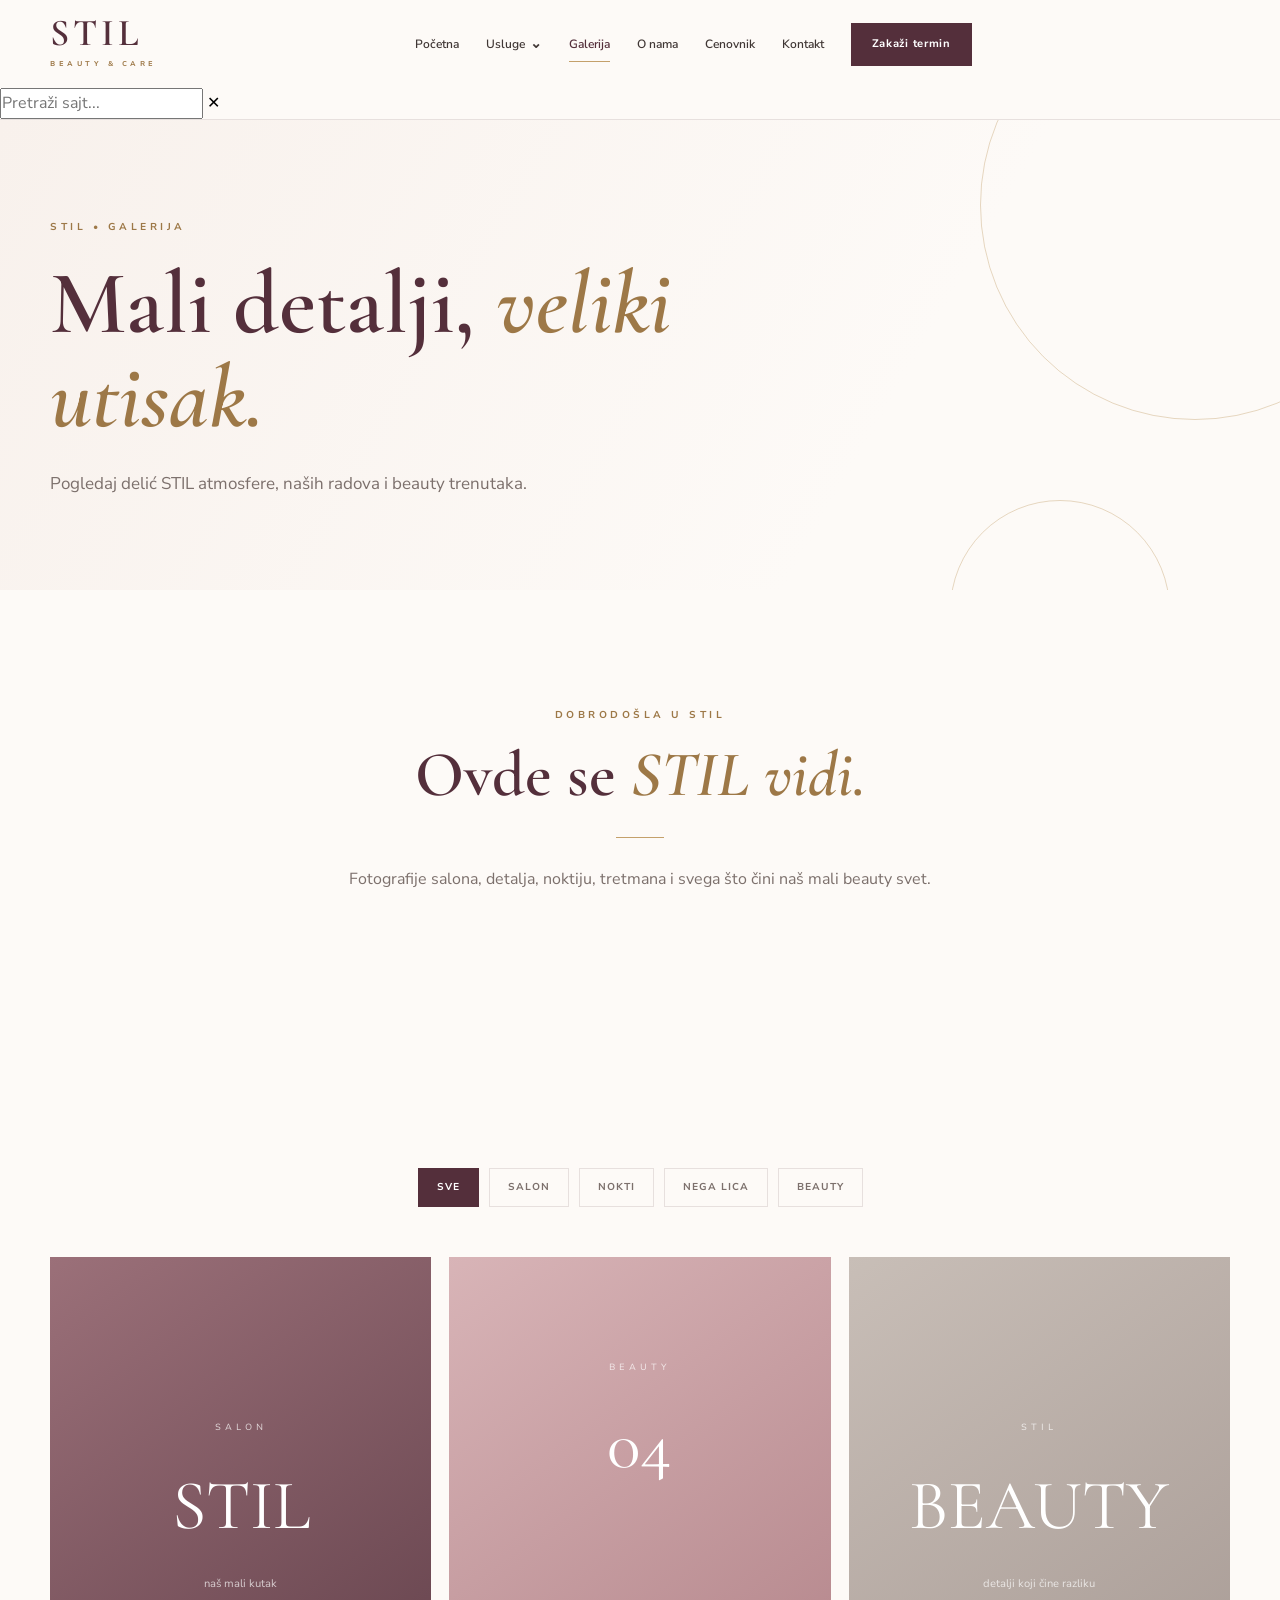
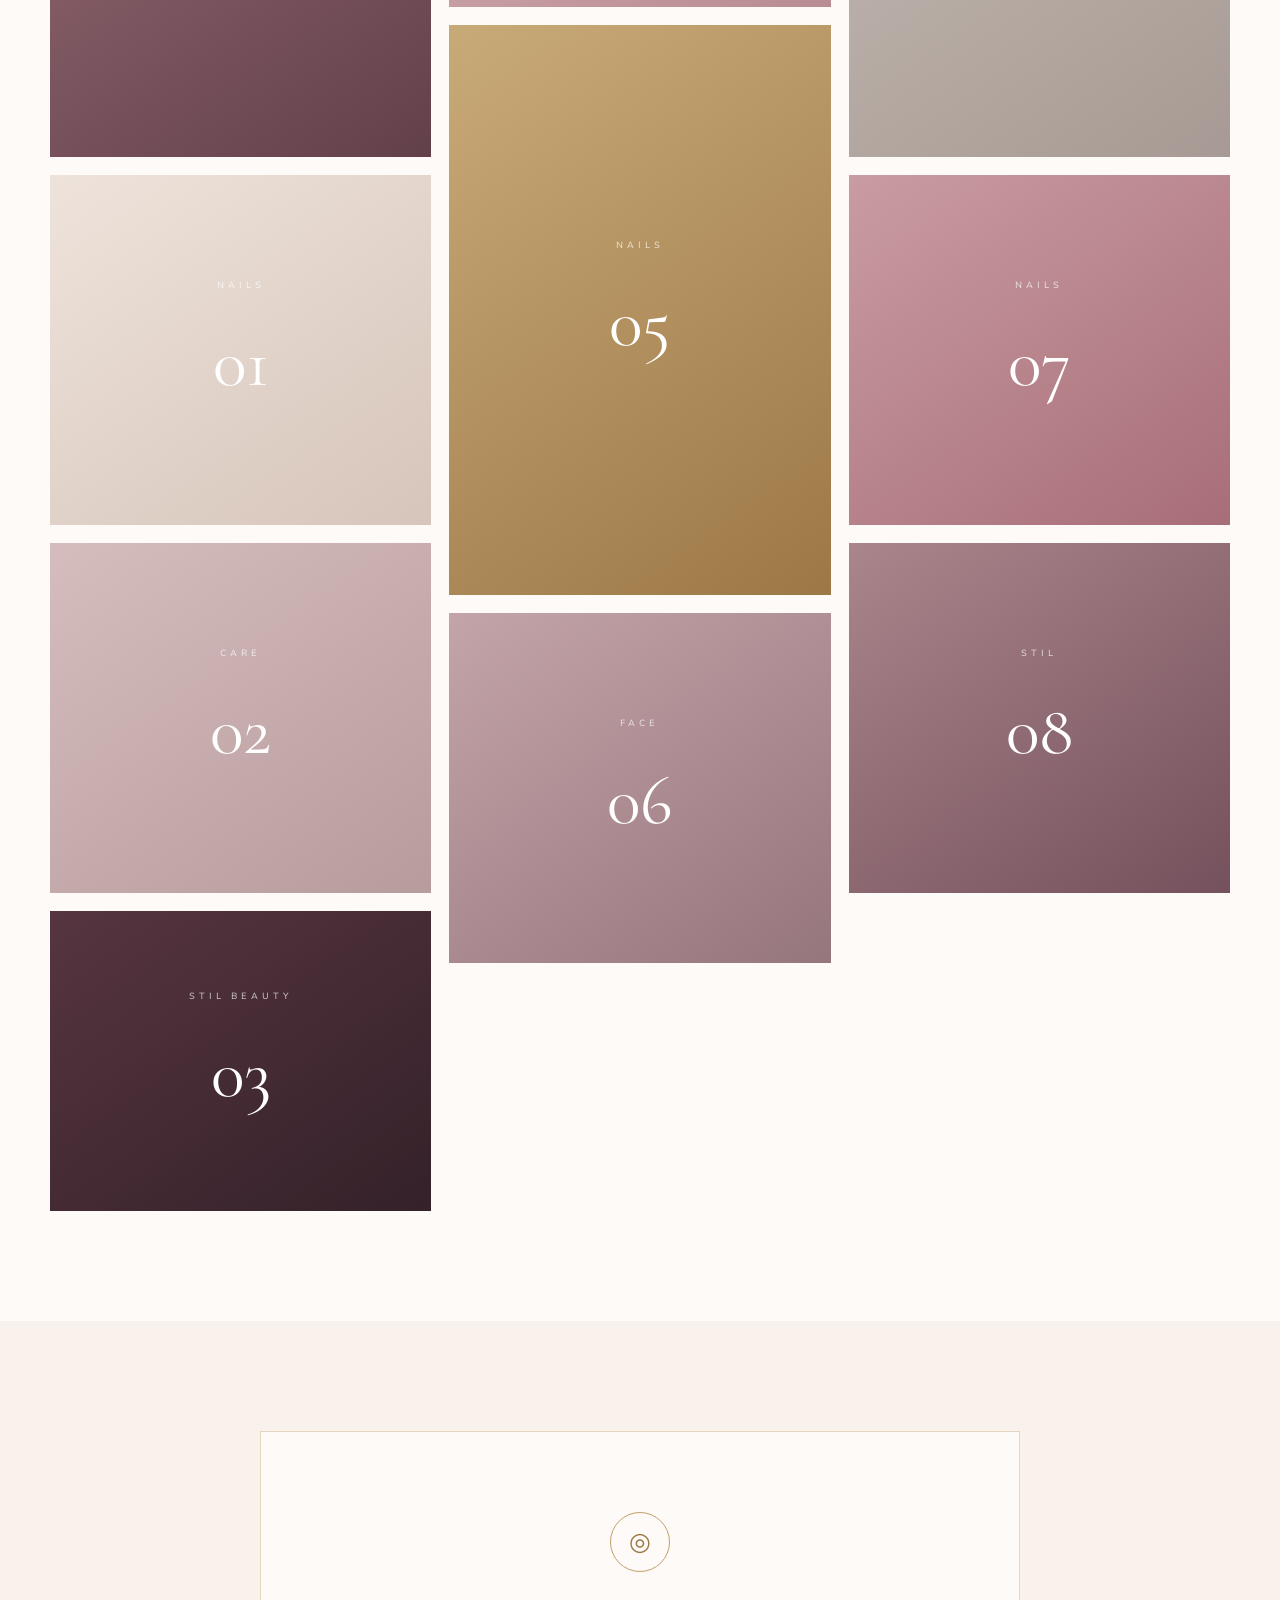
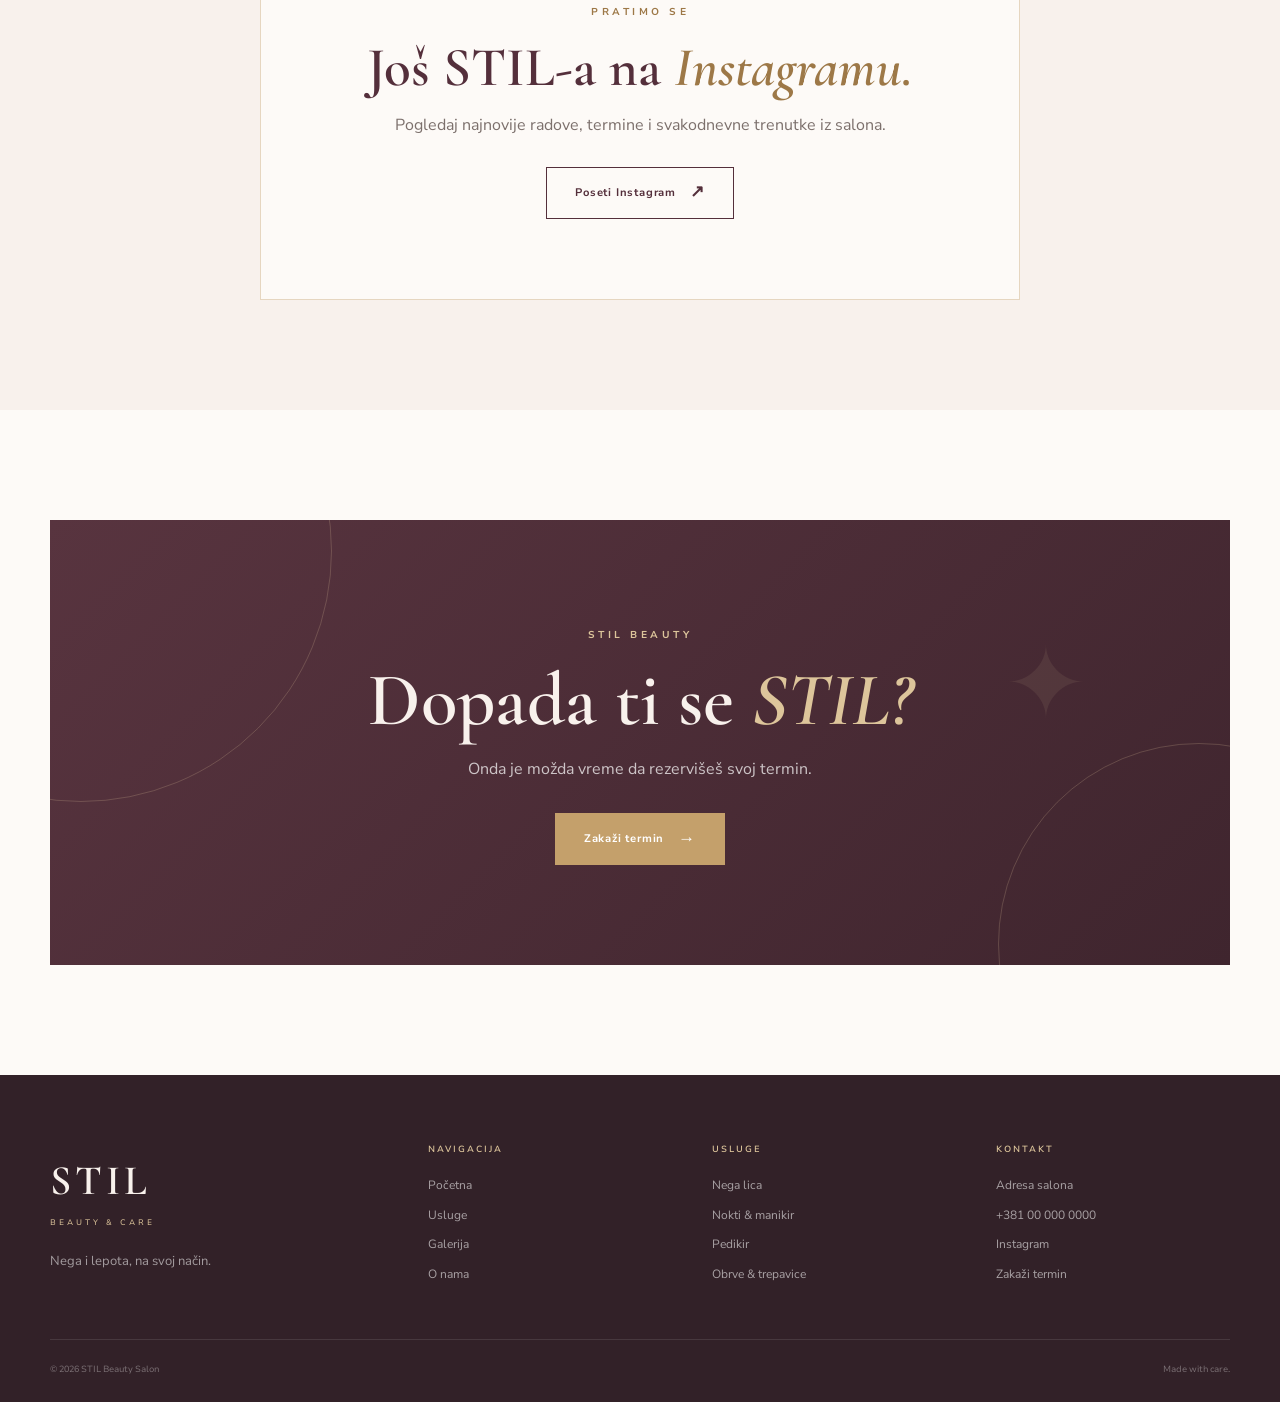
<file: galerija.html>
<!DOCTYPE html>

<html lang="sr">
<head>
<meta charset="utf-8"/>
<meta content="width=device-width, initial-scale=1.0" name="viewport"/>
<title>Galerija | STIL Beauty Salon</title>
<meta content="Pogledajte galeriju STIL Beauty Salona — detalje salona, nokte, tretmane i beauty trenutke." name="description"/>
<link href="https://fonts.googleapis.com" rel="preconnect"/>
<link crossorigin="" href="https://fonts.gstatic.com" rel="preconnect"/>
<link href="https://fonts.googleapis.com/css2?family=Cormorant+Garamond:wght@400;500;600;700&amp;family=Nunito+Sans:wght@300;400;500;600;700&amp;display=swap" rel="stylesheet"/>
<link href="style.css" rel="stylesheet"/>
</head>
<body>
<!-- =========================================================
     HEADER
========================================================= -->
<header class="site-header" id="siteHeader">
<div class="container header-inner">
<a aria-label="STIL Beauty Salon - Početna" class="logo" href="index.html">
<span class="logo-main">
                STIL
            </span>
<span class="logo-sub">
                beauty &amp; care
            </span>
</a>
<nav class="main-nav" id="mainNav">
<a class="nav-link" href="index.html">
                Početna
            </a>
<div class="nav-dropdown">
<a class="nav-link dropdown-trigger" href="usluge.html">

                    Usluge

                    <span class="dropdown-arrow">
                        ⌄
                    </span>
</a>
<div class="dropdown-menu">
<a href="nega-lica.html">
                        Nega lica
                    </a>
<a href="nokti.html">
                        Nokti &amp; manikir
                    </a>
<a href="pedikir.html">
                        Pedikir
                    </a>
<a href="obrve-trepavice.html">
                        Obrve &amp; trepavice
                    </a>
</div>
</div>
<a class="nav-link active" href="galerija.html">
                Galerija
            </a>
<a class="nav-link" href="o-nama.html">
                O nama
            </a>
<a class="nav-link" href="cenovnik.html">
                Cenovnik
            </a>
<a class="nav-link" href="kontakt.html">
                Kontakt
            </a>
<a class="nav-cta" href="kontakt.html">
                Zakaži termin
            </a>
</nav>
<button aria-label="Pretraga" class="search-toggle" id="searchToggle">
<svg fill="none" stroke="currentColor" stroke-linecap="round" stroke-linejoin="round" stroke-width="2" viewbox="0 0 24 24">
<circle cx="11" cy="11" r="7"></circle>
<line x1="21" x2="16.65" y1="21" y2="16.65"></line>
</svg>
</button>
<button aria-expanded="false" aria-label="Otvori meni" class="menu-toggle" id="menuToggle">
<span></span>
<span></span>
<span></span>
</button>
</div>
<!-- =========================================================
     SEARCH OVERLAY
========================================================= -->
<div class="search-overlay" id="searchOverlay">
<div class="search-box">
<div class="search-box-top">
<input autocomplete="off" id="searchInput" placeholder="Pretraži sajt..." type="text"/>
<button aria-label="Zatvori pretragu" class="search-close" id="searchClose">
                ✕
            </button>
</div>
<div class="search-results" id="searchResults"></div>
</div>
</div>
</header>
<main>
<!-- =========================================================
     PAGE HERO
========================================================= -->
<section class="page-hero gallery-page-hero" id="mali-detalji-veliki-utisak">
<div class="page-hero-decoration page-hero-decoration-one"></div>
<div class="page-hero-decoration page-hero-decoration-two"></div>
<div class="container">
<div class="page-hero-content reveal">
<span class="section-kicker">
                STIL • GALERIJA
            </span>
<h1>
                Mali detalji,
                <em>veliki utisak.</em>
</h1>
<p>
                Pogledaj delić STIL atmosfere,
                naših radova i beauty trenutaka.
            </p>
</div>
</div>
</section>
<!-- =========================================================
     GALLERY INTRO
========================================================= -->
<section class="gallery-intro section" id="ovde-se-stil-vidi">
<div class="container narrow-container">
<div class="section-heading centered reveal">
<span class="section-kicker">
                DOBRODOŠLA U STIL
            </span>
<h2>
                Ovde se
                <em>STIL vidi.</em>
</h2>
<div class="gold-divider"></div>
<p>
                Fotografije salona, detalja, noktiju,
                tretmana i svega što čini naš mali beauty
                svet.
            </p>
</div>
</div>
</section>
<!-- =========================================================
     GALLERY FILTER
========================================================= -->
<section class="gallery-section section" id="gallery-section">
<div class="container">
<!-- FILTER BUTTONS -->
<div class="gallery-filters reveal">
<button class="gallery-filter active" data-filter="all" type="button">
                Sve
            </button>
<button class="gallery-filter" data-filter="salon" type="button">
                Salon
            </button>
<button class="gallery-filter" data-filter="nails" type="button">
                Nokti
            </button>
<button class="gallery-filter" data-filter="face" type="button">
                Nega lica
            </button>
<button class="gallery-filter" data-filter="beauty" type="button">
                Beauty
            </button>
</div>
<!-- =====================================================
             GALLERY
        ====================================================== -->
<div class="gallery-masonry">
<!-- IMAGE 1 -->
<article class="gallery-photo gallery-photo-large gallery-item salon reveal" data-category="salon">
<div class="gallery-photo-placeholder gallery-green">
<span class="photo-category">
                        SALON
                    </span>
<span class="photo-title">
                        STIL
                    </span>
<span class="photo-small">
                        naš mali kutak
                    </span>
</div>
<div class="gallery-photo-overlay">
<span>
                        Salon
                    </span>
<strong>
                        STIL
                    </strong>
</div>
</article>
<!-- IMAGE 2 -->
<article class="gallery-photo nails reveal" data-category="nails">
<div class="gallery-photo-placeholder gallery-cream">
<span class="photo-category">
                        NAILS
                    </span>
<span class="photo-title">
                        01
                    </span>
</div>
<div class="gallery-photo-overlay">
<span>
                        Nokti
                    </span>
<strong>
                        Detail
                    </strong>
</div>
</article>
<!-- IMAGE 3 -->
<article class="gallery-photo face reveal" data-category="face">
<div class="gallery-photo-placeholder gallery-soft">
<span class="photo-category">
                        CARE
                    </span>
<span class="photo-title">
                        02
                    </span>
</div>
<div class="gallery-photo-overlay">
<span>
                        Nega lica
                    </span>
<strong>
                        Care
                    </strong>
</div>
</article>
<!-- IMAGE 4 -->
<article class="gallery-photo gallery-photo-wide salon reveal" data-category="salon">
<div class="gallery-photo-placeholder gallery-dark">
<span class="photo-category">
                        STIL BEAUTY
                    </span>
<span class="photo-title">
                        03
                    </span>
</div>
<div class="gallery-photo-overlay">
<span>
                        Naš prostor
                    </span>
<strong>
                        STIL
                    </strong>
</div>
</article>
<!-- IMAGE 5 -->
<article class="gallery-photo beauty reveal" data-category="beauty">
<div class="gallery-photo-placeholder gallery-pink">
<span class="photo-category">
                        BEAUTY
                    </span>
<span class="photo-title">
                        04
                    </span>
</div>
<div class="gallery-photo-overlay">
<span>
                        Beauty
                    </span>
<strong>
                        STIL
                    </strong>
</div>
</article>
<!-- IMAGE 6 -->
<article class="gallery-photo nails gallery-photo-tall reveal" data-category="nails">
<div class="gallery-photo-placeholder gallery-gold">
<span class="photo-category">
                        NAILS
                    </span>
<span class="photo-title">
                        05
                    </span>
</div>
<div class="gallery-photo-overlay">
<span>
                        Nokti
                    </span>
<strong>
                        STIL Nails
                    </strong>
</div>
</article>
<!-- IMAGE 7 -->
<article class="gallery-photo face reveal" data-category="face">
<div class="gallery-photo-placeholder gallery-green-light">
<span class="photo-category">
                        FACE
                    </span>
<span class="photo-title">
                        06
                    </span>
</div>
<div class="gallery-photo-overlay">
<span>
                        Tretman
                    </span>
<strong>
                        Care
                    </strong>
</div>
</article>
<!-- IMAGE 8 -->
<article class="gallery-photo gallery-photo-large beauty reveal" data-category="beauty">
<div class="gallery-photo-placeholder gallery-neutral">
<span class="photo-category">
                        STIL
                    </span>
<span class="photo-title">
                        BEAUTY
                    </span>
<span class="photo-small">
                        detalji koji čine razliku
                    </span>
</div>
<div class="gallery-photo-overlay">
<span>
                        Beauty
                    </span>
<strong>
                        STIL
                    </strong>
</div>
</article>
<!-- IMAGE 9 -->
<article class="gallery-photo nails reveal" data-category="nails">
<div class="gallery-photo-placeholder gallery-rose">
<span class="photo-category">
                        NAILS
                    </span>
<span class="photo-title">
                        07
                    </span>
</div>
<div class="gallery-photo-overlay">
<span>
                        Manikir
                    </span>
<strong>
                        Detail
                    </strong>
</div>
</article>
<!-- IMAGE 10 -->
<article class="gallery-photo salon reveal" data-category="salon">
<div class="gallery-photo-placeholder gallery-olive">
<span class="photo-category">
                        STIL
                    </span>
<span class="photo-title">
                        08
                    </span>
</div>
<div class="gallery-photo-overlay">
<span>
                        Salon
                    </span>
<strong>
                        Atmosfera
                    </strong>
</div>
</article>
</div>
</div>
</section>
<!-- =========================================================
     INSTAGRAM SECTION
========================================================= -->
<section class="instagram-section section" id="jos-stil-a-na-instagramu">
<div class="container">
<div class="instagram-box reveal">
<div class="instagram-icon">
                ◎
            </div>
<span class="section-kicker">
                PRATIMO SE
            </span>
<h2>
                Još STIL-a
                na <em>Instagramu.</em>
</h2>
<p>
                Pogledaj najnovije radove, termine i
                svakodnevne trenutke iz salona.
            </p>
<a class="btn btn-outline" href="#" rel="noopener" target="_blank">
                Poseti Instagram
                <span>↗</span>
</a>
</div>
</div>
</section>
<!-- =========================================================
     CTA
========================================================= -->
<section class="cta-section section" id="dopada-ti-se-stil">
<div class="container">
<div class="cta-box reveal">
<div class="cta-decoration">
                ✦
            </div>
<span class="section-kicker">
                STIL BEAUTY
            </span>
<h2>
                Dopada ti se
                <em>STIL?</em>
</h2>
<p>
                Onda je možda vreme da rezervišeš
                svoj termin.
            </p>
<a class="btn btn-primary" href="kontakt.html">

                Zakaži termin

                <span>
                    →
                </span>
</a>
</div>
</div>
</section>
</main>
<!-- =========================================================
     FOOTER
========================================================= -->
<footer class="site-footer">
<div class="container">
<div class="footer-grid">
<div class="footer-brand">
<a class="footer-logo" href="index.html">
<span>
                        STIL
                    </span>
<small>
                        beauty &amp; care
                    </small>
</a>
<p>
                    Nega i lepota,
                    na svoj način.
                </p>
</div>
<div class="footer-column">
<h4>
                    Navigacija
                </h4>
<a href="index.html">
                    Početna
                </a>
<a href="usluge.html">
                    Usluge
                </a>
<a href="galerija.html">
                    Galerija
                </a>
<a href="o-nama.html">
                    O nama
                </a>
</div>
<div class="footer-column">
<h4>
                    Usluge
                </h4>
<a href="nega-lica.html">
                    Nega lica
                </a>
<a href="nokti.html">
                    Nokti &amp; manikir
                </a>
<a href="pedikir.html">
                    Pedikir
                </a>
<a href="obrve-trepavice.html">
                    Obrve &amp; trepavice
                </a>
</div>
<div class="footer-column">
<h4>
                    Kontakt
                </h4>
<p>
                    Adresa salona
                </p>
<a href="tel:+381000000000">
                    +381 00 000 0000
                </a>
<a href="#">
                    Instagram
                </a>
<a href="kontakt.html">
                    Zakaži termin
                </a>
</div>
</div>
<div class="footer-bottom">
<span>
                © 2026 STIL Beauty Salon
            </span>
<span>
                Made with care.
            </span>
</div>
</div>
</footer>
<script src="js_main.js"></script>
</body>
</html>
</file>
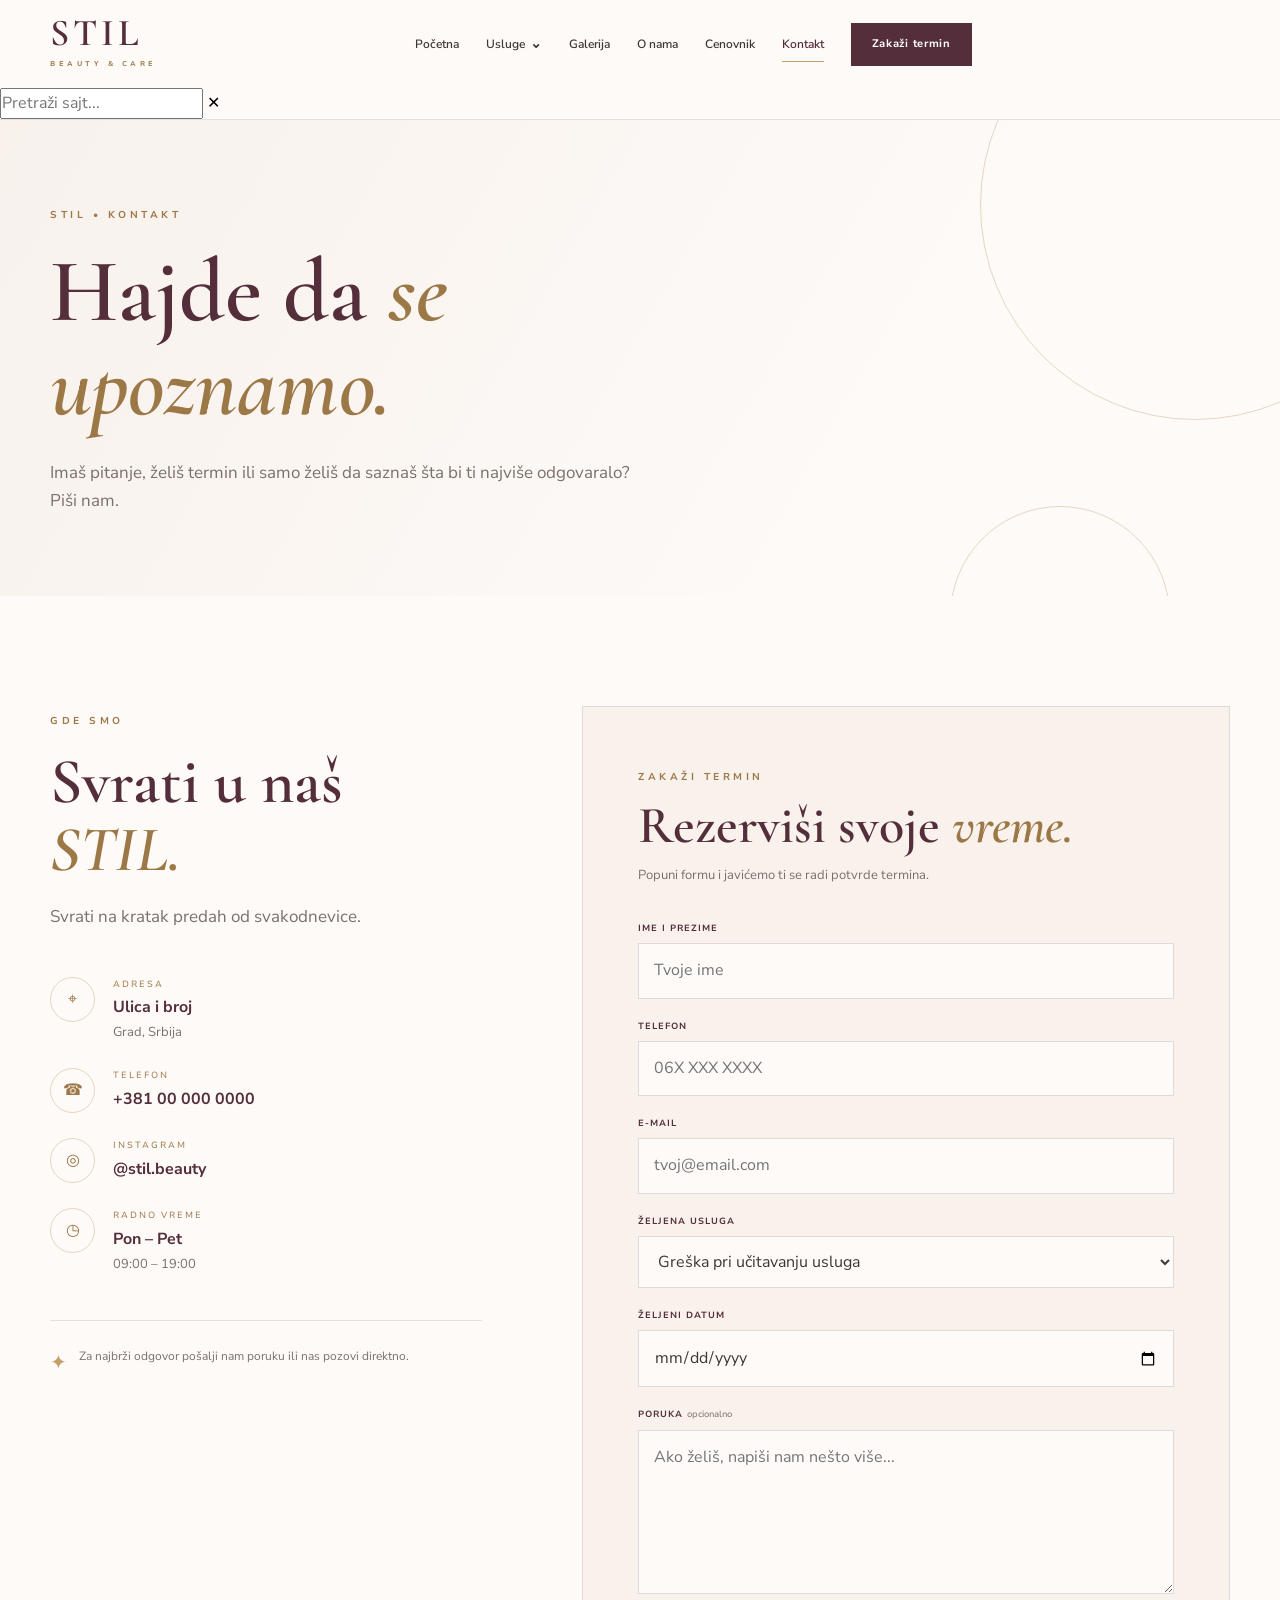
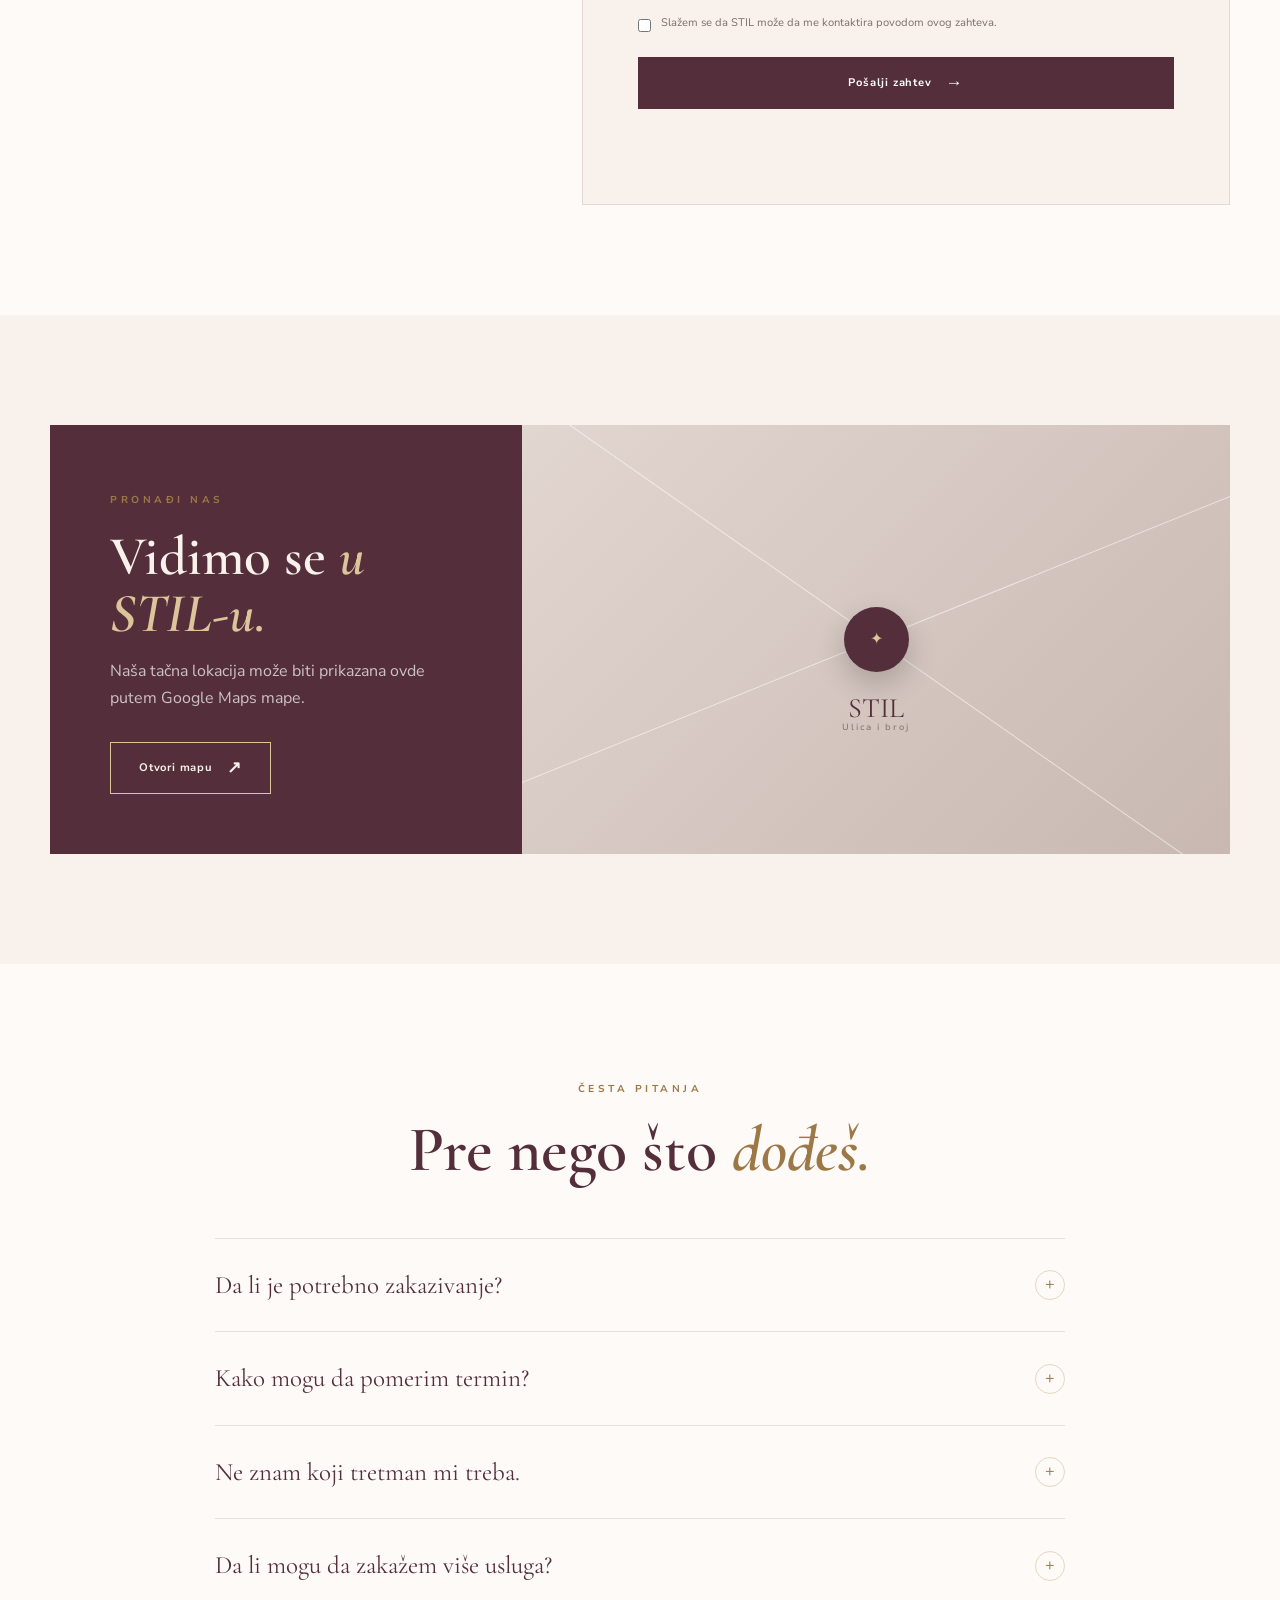
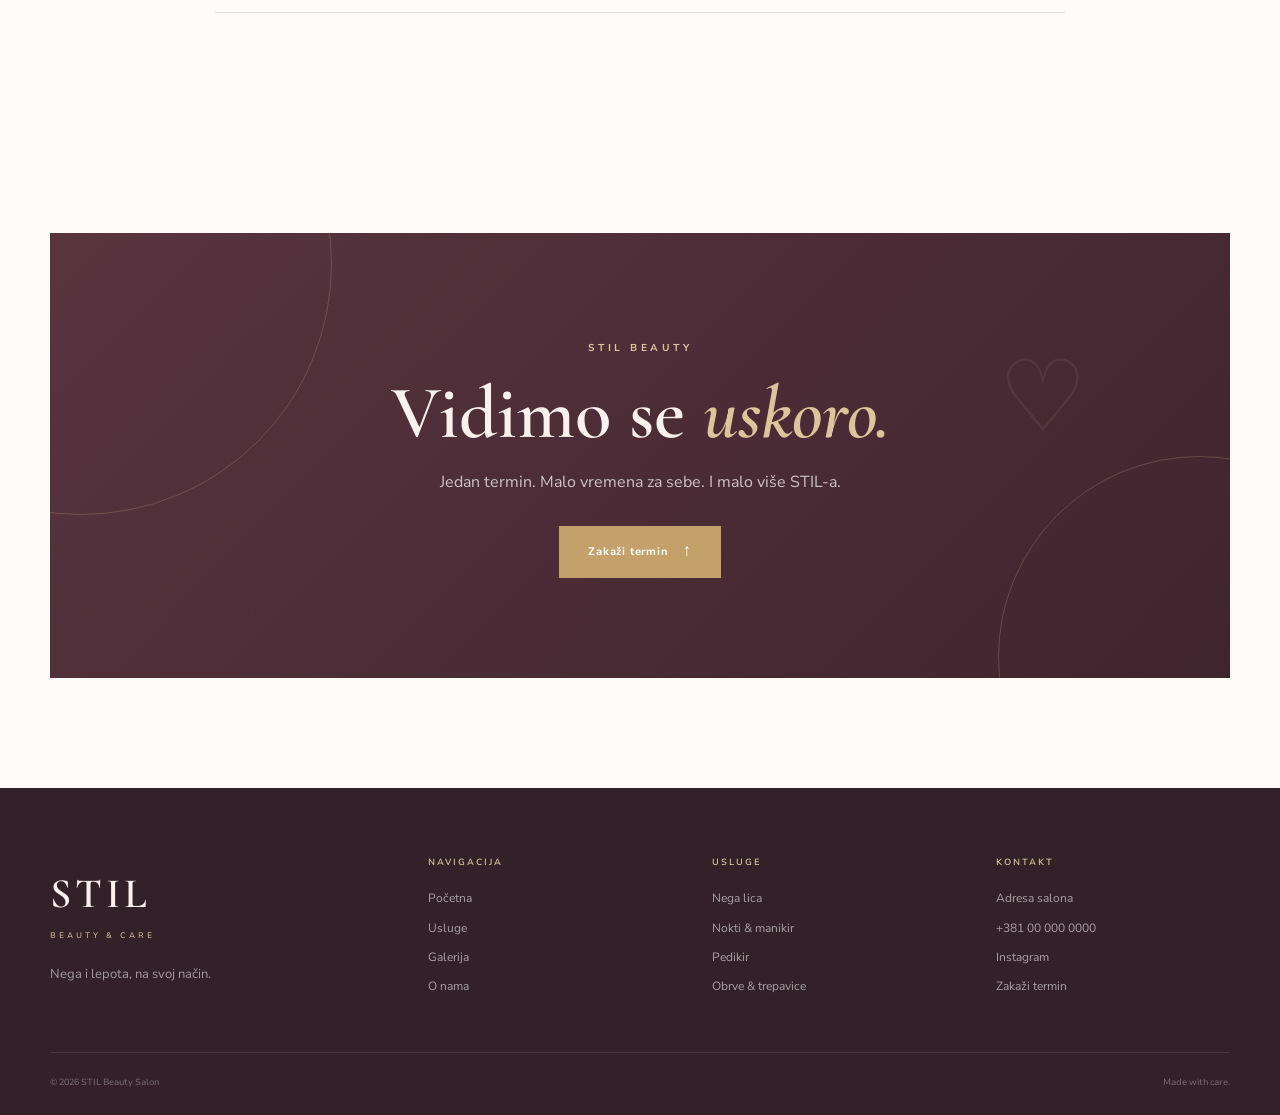
<file: kontakt.html>
<!DOCTYPE html>

<html lang="sr">
<head>
<meta charset="utf-8"/>
<meta content="width=device-width, initial-scale=1.0" name="viewport"/>
<title>Kontakt | STIL Beauty Salon</title>
<meta content="Kontaktirajte STIL Beauty Salon i zakažite svoj termin za negu lica, nokte, pedikir, obrve i trepavice." name="description"/>
<link href="https://fonts.googleapis.com" rel="preconnect"/>
<link crossorigin="" href="https://fonts.gstatic.com" rel="preconnect"/>
<link href="https://fonts.googleapis.com/css2?family=Cormorant+Garamond:wght@400;500;600;700&amp;family=Nunito+Sans:wght@300;400;500;600;700&amp;display=swap" rel="stylesheet"/>
<link href="style.css" rel="stylesheet"/>
</head>
<body>
<!-- =========================================================
     HEADER
========================================================= -->
<header class="site-header" id="siteHeader">
<div class="container header-inner">
<a aria-label="STIL Beauty Salon - Početna" class="logo" href="index.html">
<span class="logo-main">
                STIL
            </span>
<span class="logo-sub">
                beauty &amp; care
            </span>
</a>
<nav class="main-nav" id="mainNav">
<a class="nav-link" href="index.html">
                Početna
            </a>
<div class="nav-dropdown">
<a class="nav-link dropdown-trigger" href="usluge.html">

                    Usluge

                    <span class="dropdown-arrow">
                        ⌄
                    </span>
</a>
<div class="dropdown-menu">
<a href="nega-lica.html">
                        Nega lica
                    </a>
<a href="nokti.html">
                        Nokti &amp; manikir
                    </a>
<a href="pedikir.html">
                        Pedikir
                    </a>
<a href="obrve-trepavice.html">
                        Obrve &amp; trepavice
                    </a>
</div>
</div>
<a class="nav-link" href="galerija.html">
                Galerija
            </a>
<a class="nav-link" href="o-nama.html">
                O nama
            </a>
<a class="nav-link" href="cenovnik.html">
                Cenovnik
            </a>
<a class="nav-link active" href="kontakt.html">
                Kontakt
            </a>
<a class="nav-cta" href="#zakazivanje">
                Zakaži termin
            </a>
</nav>
<button aria-label="Pretraga" class="search-toggle" id="searchToggle">
<svg fill="none" stroke="currentColor" stroke-linecap="round" stroke-linejoin="round" stroke-width="2" viewbox="0 0 24 24">
<circle cx="11" cy="11" r="7"></circle>
<line x1="21" x2="16.65" y1="21" y2="16.65"></line>
</svg>
</button>
<button aria-expanded="false" aria-label="Otvori meni" class="menu-toggle" id="menuToggle">
<span></span>
<span></span>
<span></span>
</button>
</div>
<!-- =========================================================
     SEARCH OVERLAY
========================================================= -->
<div class="search-overlay" id="searchOverlay">
<div class="search-box">
<div class="search-box-top">
<input autocomplete="off" id="searchInput" placeholder="Pretraži sajt..." type="text"/>
<button aria-label="Zatvori pretragu" class="search-close" id="searchClose">
                ✕
            </button>
</div>
<div class="search-results" id="searchResults"></div>
</div>
</div>
</header>
<main>
<!-- =========================================================
     PAGE HERO
========================================================= -->
<section class="page-hero contact-page-hero" id="hajde-da-se-upoznamo">
<div class="page-hero-decoration page-hero-decoration-one"></div>
<div class="page-hero-decoration page-hero-decoration-two"></div>
<div class="container">
<div class="page-hero-content reveal">
<span class="section-kicker">
                STIL • KONTAKT
            </span>
<h1>
                Hajde da
                <em>se upoznamo.</em>
</h1>
<p>
                Imaš pitanje, želiš termin ili samo želiš
                da saznaš šta bi ti najviše odgovaralo?
                Piši nam.
            </p>
</div>
</div>
</section>
<!-- =========================================================
     CONTACT MAIN
========================================================= -->
<section class="contact-main section" id="svrati-u-nas-stil">
<div class="container contact-grid">
<!-- =================================================
             CONTACT INFO
        ================================================== -->
<div class="contact-info reveal">
<span class="section-kicker">
                GDE SMO
            </span>
<h2>
                Svrati u naš
                <em>STIL.</em>
</h2>
<p class="contact-intro">
                Svrati na kratak predah
                od svakodnevice.
            </p>
<div class="contact-details">
<!-- ADDRESS -->
<div class="contact-detail">
<div class="contact-detail-icon">
                        ⌖
                    </div>
<div>
<span>
                            Adresa
                        </span>
<strong>
                            Ulica i broj
                        </strong>
<p>
                            Grad, Srbija
                        </p>
</div>
</div>
<!-- PHONE -->
<div class="contact-detail">
<div class="contact-detail-icon">
                        ☎
                    </div>
<div>
<span>
                            Telefon
                        </span>
<a href="tel:+381000000000">
                            +381 00 000 0000
                        </a>
</div>
</div>
<!-- INSTAGRAM -->
<div class="contact-detail">
<div class="contact-detail-icon">
                        ◎
                    </div>
<div>
<span>
                            Instagram
                        </span>
<a href="#" rel="noopener" target="_blank">
                            @stil.beauty
                        </a>
</div>
</div>
<!-- WORKING HOURS -->
<div class="contact-detail">
<div class="contact-detail-icon">
                        ◷
                    </div>
<div>
<span>
                            Radno vreme
                        </span>
<strong>
                            Pon – Pet
                        </strong>
<p>
                            09:00 – 19:00
                        </p>
</div>
</div>
</div>
<div class="contact-social-note">
<span>
                    ✦
                </span>
<p>
                    Za najbrži odgovor pošalji nam poruku
                    ili nas pozovi direktno.
                </p>
</div>
</div>
<!-- =================================================
             BOOKING FORM
        ================================================== -->
<div class="contact-form-wrapper reveal" id="zakazivanje">
<div class="contact-form-header">
<span class="section-kicker">
                    ZAKAŽI TERMIN
                </span>
<h2>
                    Rezerviši svoje
                    <em>vreme.</em>
</h2>
<p>
                    Popuni formu i javićemo ti se radi
                    potvrde termina.
                </p>
</div>
<form action="#" class="contact-form" id="contactForm" method="POST">
<!-- NAME -->
<div class="form-group">
<label for="name">
                        Ime i prezime
                    </label>
<input autocomplete="name" id="name" name="name" placeholder="Tvoje ime" required="" type="text"/>
</div>
<!-- PHONE -->
<div class="form-group">
<label for="phone">
                        Telefon
                    </label>
<input autocomplete="tel" id="phone" name="phone" placeholder="06X XXX XXXX" required="" type="tel"/>
</div>
<!-- EMAIL -->
<div class="form-group">
<label for="email">
                        E-mail
                    </label>
<input autocomplete="email" id="email" name="email" placeholder="tvoj@email.com" required="" type="email"/>
</div>
<!-- SERVICE -->
<div class="form-group">
<label for="service">
                        Željena usluga
                    </label>
<select id="service" name="service" required="">
<option disabled="" selected="" value="">
                            Učitavanje usluga...
                        </option>
</select>
</div>
<!-- DATE -->
<div class="form-group">
<label for="date">
                        Željeni datum
                    </label>
<input id="date" name="date" required="" type="date"/>
</div>
<!-- TIME SLOTS -->
<div class="form-group" id="timeSlotsGroup" style="display:none;">
<label>
                        Slobodni termini
                    </label>
<div class="time-slots" id="timeSlots"></div>
<input id="selectedTime" name="time" type="hidden"/>
<input id="selectedEmployee" name="employee_id" type="hidden"/>
</div>
<!-- MESSAGE -->
<div class="form-group">
<label for="message">
                        Poruka
                        <span>
                            opcionalno
                        </span>
</label>
<textarea id="message" name="message" placeholder="Ako želiš, napiši nam nešto više..." rows="5"></textarea>
</div>
<!-- CONSENT -->
<div class="form-checkbox">
<input id="privacy" name="privacy" required="" type="checkbox"/>
<label for="privacy">

                        Slažem se da STIL može da me kontaktira
                        povodom ovog zahteva.

                    </label>
</div>
<!-- SUBMIT -->
<button class="btn btn-primary form-submit" type="submit">

                    Pošalji zahtev

                    <span>
                        →
                    </span>
</button>
<!-- FORM MESSAGE -->
<div aria-live="polite" class="form-message" id="formMessage" role="status"></div>
</form>
</div>
</div>
</section>
<!-- =========================================================
     MAP / LOCATION
========================================================= -->
<section class="location-section section" id="vidimo-se-u-stil-u">
<div class="container">
<div class="location-card reveal">
<div class="location-content">
<span class="section-kicker">
                    PRONAĐI NAS
                </span>
<h2>
                    Vidimo se
                    <em>u STIL-u.</em>
</h2>
<p>
                    Naša tačna lokacija može biti prikazana
                    ovde putem Google Maps mape.
                </p>
<a class="btn btn-outline" href="#" rel="noopener" target="_blank">

                    Otvori mapu

                    <span>
                        ↗
                    </span>
</a>
</div>
<div class="map-placeholder">
<div class="map-pin">
                    ✦
                </div>
<span class="map-label">
                    STIL
                </span>
<span class="map-address">
                    Ulica i broj
                </span>
</div>
</div>
</div>
</section>
<!-- =========================================================
     FAQ
========================================================= -->
<section class="faq-section section" id="pre-nego-sto-dodjes">
<div class="container">
<div class="section-heading centered reveal">
<span class="section-kicker">
                ČESTA PITANJA
            </span>
<h2>
                Pre nego što
                <em>dođeš.</em>
</h2>
</div>
<div class="faq-list">
<!-- FAQ 1 -->
<div class="faq-item reveal">
<button aria-expanded="false" class="faq-question" type="button">
<span>
                        Da li je potrebno zakazivanje?
                    </span>
<span class="faq-icon">
                        +
                    </span>
</button>
<div class="faq-answer">
<p>
                        Da. Preporučujemo da termin rezervišeš
                        unapred kako bismo mogli da ti posvetimo
                        dovoljno vremena.
                    </p>
</div>
</div>
<!-- FAQ 2 -->
<div class="faq-item reveal">
<button aria-expanded="false" class="faq-question" type="button">
<span>
                        Kako mogu da pomerim termin?
                    </span>
<span class="faq-icon">
                        +
                    </span>
</button>
<div class="faq-answer">
<p>
                        Pozovi nas ili pošalji poruku čim znaš
                        da nećeš moći da dođeš u zakazano vreme.
                    </p>
</div>
</div>
<!-- FAQ 3 -->
<div class="faq-item reveal">
<button aria-expanded="false" class="faq-question" type="button">
<span>
                        Ne znam koji tretman mi treba.
                    </span>
<span class="faq-icon">
                        +
                    </span>
</button>
<div class="faq-answer">
<p>
                        Nema problema. Napiši nam šta želiš da
                        postigneš i pomoći ćemo ti da izabereš
                        odgovarajući tretman.
                    </p>
</div>
</div>
<!-- FAQ 4 -->
<div class="faq-item reveal">
<button aria-expanded="false" class="faq-question" type="button">
<span>
                        Da li mogu da zakažem više usluga?
                    </span>
<span class="faq-icon">
                        +
                    </span>
</button>
<div class="faq-answer">
<p>
                        Naravno. U poruci samo napiši koje usluge
                        želiš da kombinuješ, pa ćemo zajedno
                        pronaći odgovarajući termin.
                    </p>
</div>
</div>
</div>
</div>
</section>
<!-- =========================================================
     FINAL CTA
========================================================= -->
<section class="cta-section section" id="vidimo-se-uskoro">
<div class="container">
<div class="cta-box reveal">
<div class="cta-decoration">
                ♡
            </div>
<span class="section-kicker">
                STIL BEAUTY
            </span>
<h2>
                Vidimo se
                <em>uskoro.</em>
</h2>
<p>
                Jedan termin. Malo vremena za sebe.
                I malo više STIL-a.
            </p>
<a class="btn btn-primary" href="#zakazivanje">

                Zakaži termin

                <span>
                    ↑
                </span>
</a>
</div>
</div>
</section>
</main>
<!-- =========================================================
     FOOTER
========================================================= -->
<footer class="site-footer">
<div class="container">
<div class="footer-grid">
<div class="footer-brand">
<a class="footer-logo" href="index.html">
<span>
                        STIL
                    </span>
<small>
                        beauty &amp; care
                    </small>
</a>
<p>
                    Nega i lepota,
                    na svoj način.
                </p>
</div>
<div class="footer-column">
<h4>
                    Navigacija
                </h4>
<a href="index.html">
                    Početna
                </a>
<a href="usluge.html">
                    Usluge
                </a>
<a href="galerija.html">
                    Galerija
                </a>
<a href="o-nama.html">
                    O nama
                </a>
</div>
<div class="footer-column">
<h4>
                    Usluge
                </h4>
<a href="nega-lica.html">
                    Nega lica
                </a>
<a href="nokti.html">
                    Nokti &amp; manikir
                </a>
<a href="pedikir.html">
                    Pedikir
                </a>
<a href="obrve-trepavice.html">
                    Obrve &amp; trepavice
                </a>
</div>
<div class="footer-column">
<h4>
                    Kontakt
                </h4>
<p>
                    Adresa salona
                </p>
<a href="tel:+381000000000">
                    +381 00 000 0000
                </a>
<a href="#">
                    Instagram
                </a>
<a href="kontakt.html">
                    Zakaži termin
                </a>
</div>
</div>
<div class="footer-bottom">
<span>
                © 2026 STIL Beauty Salon
            </span>
<span>
                Made with care.
            </span>
</div>
</div>
</footer>
<script src="js_main.js"></script>
</body>
</html>
</file>
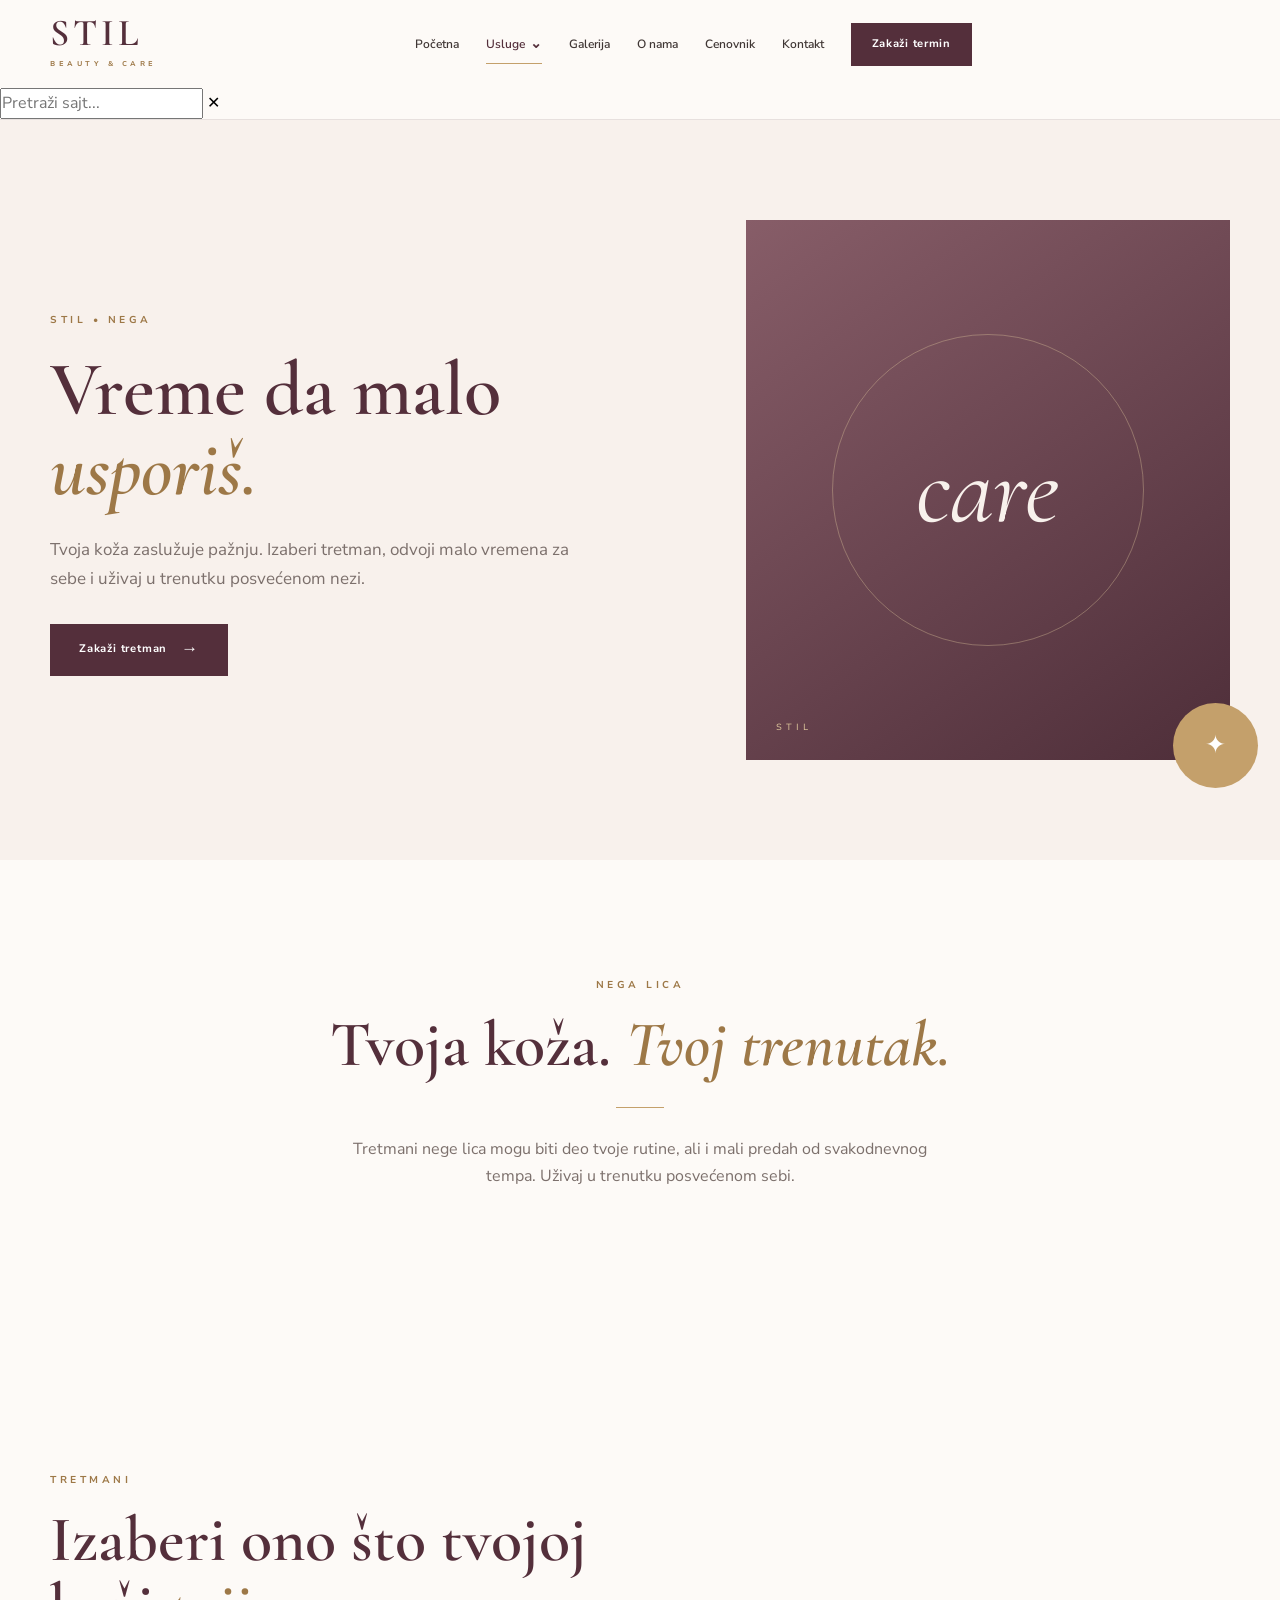
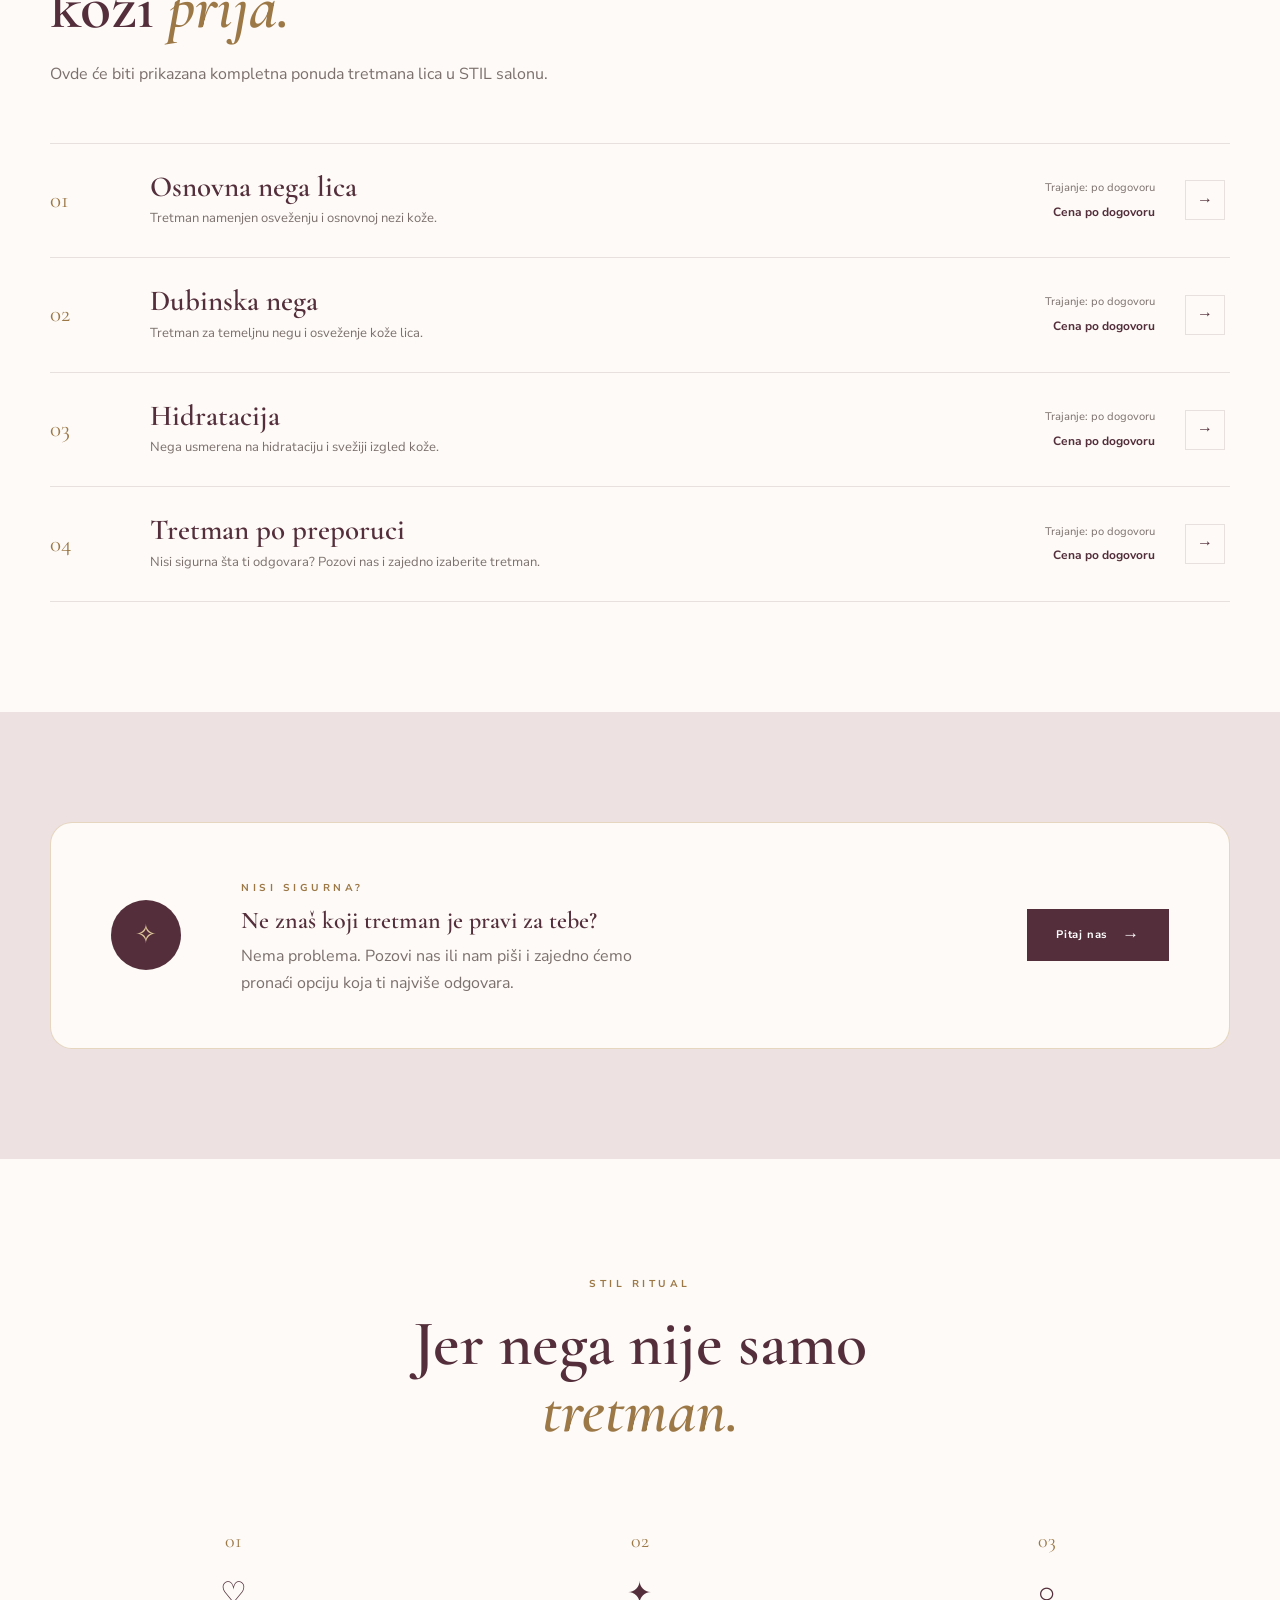
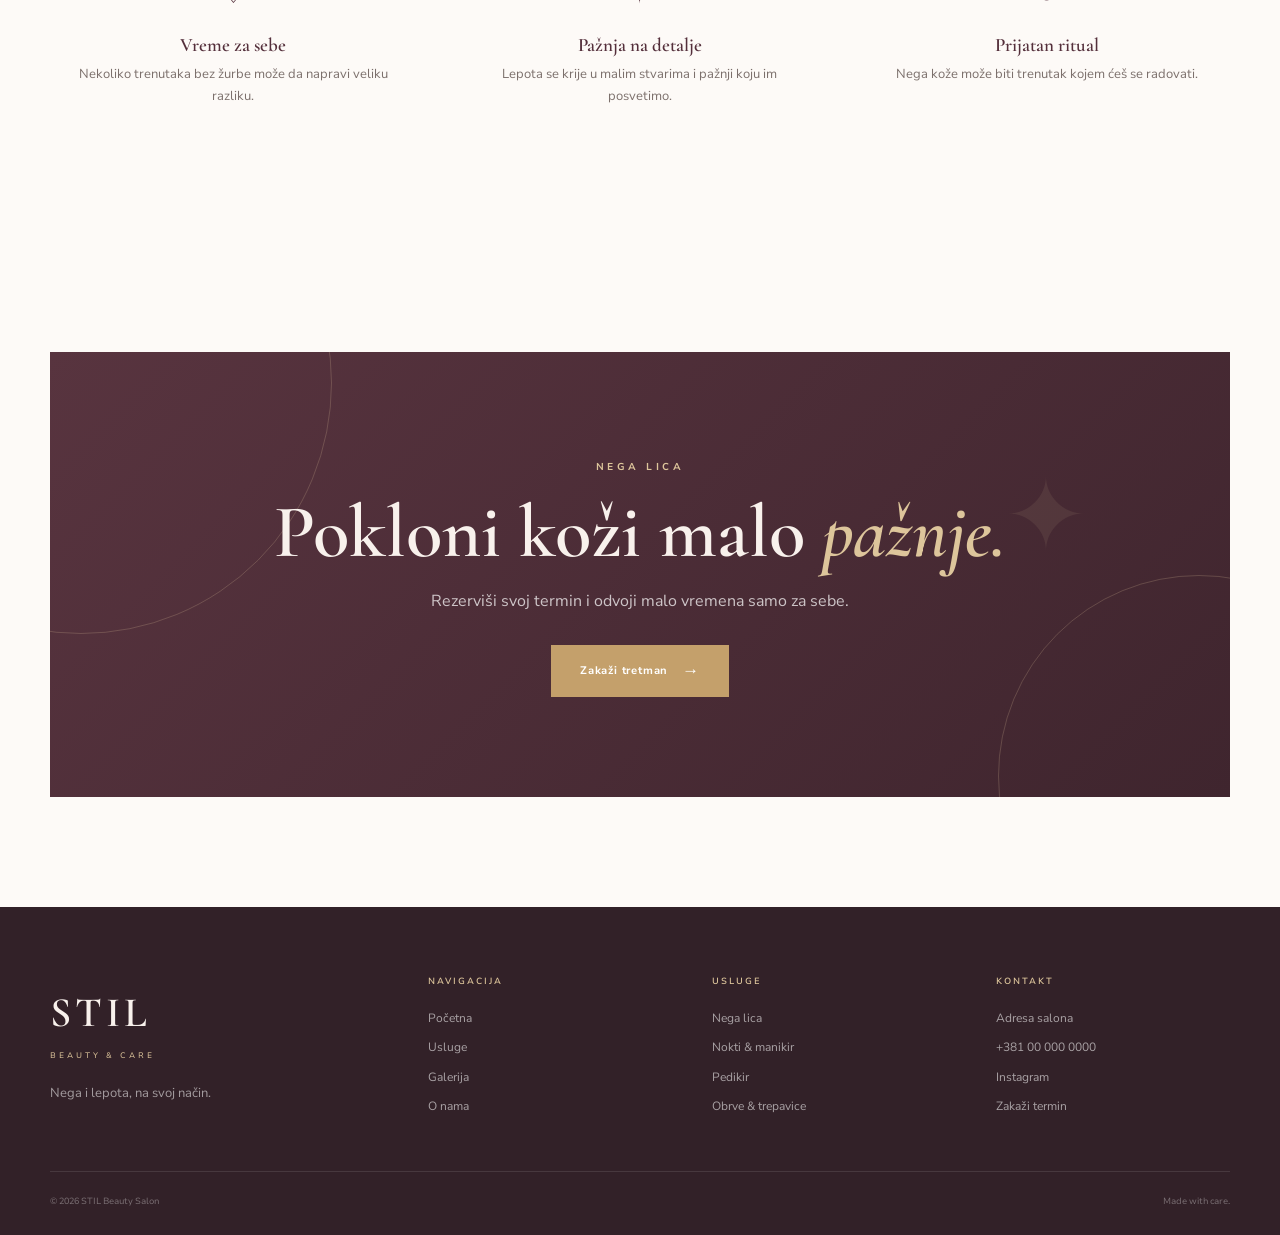
<file: nega-lica.html>
<!DOCTYPE html>

<html lang="sr">
<head>
<meta charset="utf-8"/>
<meta content="width=device-width, initial-scale=1.0" name="viewport"/>
<title>Nega lica | STIL Beauty Salon</title>
<meta content="Nega lica u STIL Beauty Salonu — tretmani za negu, osveženje i lepši izgled kože." name="description"/>
<link href="https://fonts.googleapis.com" rel="preconnect"/>
<link crossorigin="" href="https://fonts.gstatic.com" rel="preconnect"/>
<link href="https://fonts.googleapis.com/css2?family=Cormorant+Garamond:wght@400;500;600;700&amp;family=Nunito+Sans:wght@300;400;500;600;700&amp;display=swap" rel="stylesheet"/>
<link href="style.css" rel="stylesheet"/>
</head>
<body>
<!-- =========================================================
     HEADER
========================================================= -->
<header class="site-header" id="siteHeader">
<div class="container header-inner">
<a aria-label="STIL Beauty Salon - Početna" class="logo" href="index.html">
<span class="logo-main">STIL</span>
<span class="logo-sub">beauty &amp; care</span>
</a>
<nav class="main-nav" id="mainNav">
<a class="nav-link" href="index.html">
                Početna
            </a>
<div class="nav-dropdown">
<a class="nav-link dropdown-trigger active" href="usluge.html">
                    Usluge
                    <span class="dropdown-arrow">⌄</span>
</a>
<div class="dropdown-menu">
<a class="active" href="nega-lica.html">
                        Nega lica
                    </a>
<a href="nokti.html">
                        Nokti &amp; manikir
                    </a>
<a href="pedikir.html">
                        Pedikir
                    </a>
<a href="obrve-trepavice.html">
                        Obrve &amp; trepavice
                    </a>
</div>
</div>
<a class="nav-link" href="galerija.html">
                Galerija
            </a>
<a class="nav-link" href="o-nama.html">
                O nama
            </a>
<a class="nav-link" href="cenovnik.html">
                Cenovnik
            </a>
<a class="nav-link" href="kontakt.html">
                Kontakt
            </a>
<a class="nav-cta" href="kontakt.html">
                Zakaži termin
            </a>
</nav>
<button aria-label="Pretraga" class="search-toggle" id="searchToggle">
<svg fill="none" stroke="currentColor" stroke-linecap="round" stroke-linejoin="round" stroke-width="2" viewbox="0 0 24 24">
<circle cx="11" cy="11" r="7"></circle>
<line x1="21" x2="16.65" y1="21" y2="16.65"></line>
</svg>
</button>
<button aria-expanded="false" aria-label="Otvori meni" class="menu-toggle" id="menuToggle">
<span></span>
<span></span>
<span></span>
</button>
</div>
<!-- =========================================================
     SEARCH OVERLAY
========================================================= -->
<div class="search-overlay" id="searchOverlay">
<div class="search-box">
<div class="search-box-top">
<input autocomplete="off" id="searchInput" placeholder="Pretraži sajt..." type="text"/>
<button aria-label="Zatvori pretragu" class="search-close" id="searchClose">
                ✕
            </button>
</div>
<div class="search-results" id="searchResults"></div>
</div>
</div>
</header>
<main>
<!-- =========================================================
     PAGE HERO
========================================================= -->
<section class="service-detail-hero face-hero" id="vreme-da-malo-usporis">
<div class="container service-detail-grid">
<div class="service-detail-content reveal">
<span class="section-kicker">
                STIL • NEGA
            </span>
<h1>
                Vreme da
                malo <em>usporiš.</em>
</h1>
<p>
                Tvoja koža zaslužuje pažnju. Izaberi tretman,
                odvoji malo vremena za sebe i uživaj u trenutku
                posvećenom nezi.
            </p>
<a class="btn btn-primary" href="kontakt.html">
                Zakaži tretman
                <span>→</span>
</a>
</div>
<div class="service-detail-visual reveal">
<div class="detail-image-placeholder">
<span class="detail-script">
                    care
                </span>
<span class="detail-brand">
                    STIL
                </span>
</div>
<div class="detail-gold-circle">
                ✦
            </div>
</div>
</div>
</section>
<!-- =========================================================
     INTRO
========================================================= -->
<section class="service-intro section" id="tvoja-koza-tvoj-trenutak">
<div class="container narrow-container">
<div class="section-heading centered reveal">
<span class="section-kicker">
                NEGA LICA
            </span>
<h2>
                Tvoja koža.
                <em>Tvoj trenutak.</em>
</h2>
<div class="gold-divider"></div>
<p>
                Tretmani nege lica mogu biti deo tvoje rutine,
                ali i mali predah od svakodnevnog tempa.
                Uživaj u trenutku posvećenom sebi.
            </p>
</div>
</div>
</section>
<!-- =========================================================
     TREATMENTS
========================================================= -->
<section class="treatments-section section" id="izaberi-ono-sto-tvojoj-kozi-prija">
<div class="container">
<div class="section-heading reveal">
<span class="section-kicker">
                TRETMANI
            </span>
<h2>
                Izaberi ono što
                tvojoj koži <em>prija.</em>
</h2>
<p>
                Ovde će biti prikazana kompletna ponuda
                tretmana lica u STIL salonu.
            </p>
</div>
<div class="treatments-list">
<!-- TREATMENT 1 -->
<article class="treatment-card reveal">
<div class="treatment-index">
                    01
                </div>
<div class="treatment-main">
<h3>
                        Osnovna nega lica
                    </h3>
<p>
                        Tretman namenjen osveženju i osnovnoj
                        nezi kože.
                    </p>
</div>
<div class="treatment-meta">
<span>
                        Trajanje: po dogovoru
                    </span>
<strong>
                        Cena po dogovoru
                    </strong>
</div>
<a class="treatment-arrow" href="kontakt.html">
                    →
                </a>
</article>
<!-- TREATMENT 2 -->
<article class="treatment-card reveal">
<div class="treatment-index">
                    02
                </div>
<div class="treatment-main">
<h3>
                        Dubinska nega
                    </h3>
<p>
                        Tretman za temeljnu negu i osveženje
                        kože lica.
                    </p>
</div>
<div class="treatment-meta">
<span>
                        Trajanje: po dogovoru
                    </span>
<strong>
                        Cena po dogovoru
                    </strong>
</div>
<a class="treatment-arrow" href="kontakt.html">
                    →
                </a>
</article>
<!-- TREATMENT 3 -->
<article class="treatment-card reveal">
<div class="treatment-index">
                    03
                </div>
<div class="treatment-main">
<h3>
                        Hidratacija
                    </h3>
<p>
                        Nega usmerena na hidrataciju i svežiji
                        izgled kože.
                    </p>
</div>
<div class="treatment-meta">
<span>
                        Trajanje: po dogovoru
                    </span>
<strong>
                        Cena po dogovoru
                    </strong>
</div>
<a class="treatment-arrow" href="kontakt.html">
                    →
                </a>
</article>
<!-- TREATMENT 4 -->
<article class="treatment-card reveal">
<div class="treatment-index">
                    04
                </div>
<div class="treatment-main">
<h3>
                        Tretman po preporuci
                    </h3>
<p>
                        Nisi sigurna šta ti odgovara?
                        Pozovi nas i zajedno izaberite tretman.
                    </p>
</div>
<div class="treatment-meta">
<span>
                        Trajanje: po dogovoru
                    </span>
<strong>
                        Cena po dogovoru
                    </strong>
</div>
<a class="treatment-arrow" href="kontakt.html">
                    →
                </a>
</article>
</div>
</div>
</section>
<!-- =========================================================
     NOTE / CONSULTATION
========================================================= -->
<section class="consultation-section section" id="ne-znas-koji-tretman-je-pravi-za-tebe">
<div class="container">
<div class="consultation-box reveal">
<div class="consultation-icon">
                ✧
            </div>
<div class="consultation-content">
<span class="section-kicker">
                    NISI SIGURNA?
                </span>
<h2>
                    Ne znaš koji tretman
                    je pravi za tebe?
                </h2>
<p>
                    Nema problema. Pozovi nas ili nam piši
                    i zajedno ćemo pronaći opciju koja ti najviše odgovara.
                </p>
</div>
<a class="btn btn-primary" href="kontakt.html">
                Pitaj nas
                <span>→</span>
</a>
</div>
</div>
</section>
<!-- =========================================================
     BENEFITS
========================================================= -->
<section class="benefits-section section" id="jer-nega-nije-samo-tretman">
<div class="container">
<div class="section-heading centered reveal">
<span class="section-kicker">
                STIL RITUAL
            </span>
<h2>
                Jer nega nije
                samo <em>tretman.</em>
</h2>
</div>
<div class="benefits-grid">
<div class="benefit-card reveal">
<span class="benefit-number">
                    01
                </span>
<span class="benefit-icon">
                    ♡
                </span>
<h3>
                    Vreme za sebe
                </h3>
<p>
                    Nekoliko trenutaka bez žurbe
                    može da napravi veliku razliku.
                </p>
</div>
<div class="benefit-card reveal">
<span class="benefit-number">
                    02
                </span>
<span class="benefit-icon">
                    ✦
                </span>
<h3>
                    Pažnja na detalje
                </h3>
<p>
                    Lepota se krije u malim stvarima
                    i pažnji koju im posvetimo.
                </p>
</div>
<div class="benefit-card reveal">
<span class="benefit-number">
                    03
                </span>
<span class="benefit-icon">
                    ○
                </span>
<h3>
                    Prijatan ritual
                </h3>
<p>
                    Nega kože može biti trenutak
                    kojem ćeš se radovati.
                </p>
</div>
</div>
</div>
</section>
<!-- =========================================================
     CTA
========================================================= -->
<section class="cta-section section" id="pokloni-kozi-malo-paznje">
<div class="container">
<div class="cta-box reveal">
<div class="cta-decoration">
                ✦
            </div>
<span class="section-kicker">
                NEGA LICA
            </span>
<h2>
                Pokloni koži
                malo <em>pažnje.</em>
</h2>
<p>
                Rezerviši svoj termin i odvoji malo vremena
                samo za sebe.
            </p>
<a class="btn btn-primary" href="kontakt.html">
                Zakaži tretman
                <span>→</span>
</a>
</div>
</div>
</section>
</main>
<!-- =========================================================
     FOOTER
========================================================= -->
<footer class="site-footer">
<div class="container">
<div class="footer-grid">
<div class="footer-brand">
<a class="footer-logo" href="index.html">
<span>STIL</span>
<small>
                        beauty &amp; care
                    </small>
</a>
<p>
                    Nega i lepota,
                    na svoj način.
                </p>
</div>
<div class="footer-column">
<h4>Navigacija</h4>
<a href="index.html">
                    Početna
                </a>
<a href="usluge.html">
                    Usluge
                </a>
<a href="galerija.html">
                    Galerija
                </a>
<a href="o-nama.html">
                    O nama
                </a>
</div>
<div class="footer-column">
<h4>Usluge</h4>
<a href="nega-lica.html">
                    Nega lica
                </a>
<a href="nokti.html">
                    Nokti &amp; manikir
                </a>
<a href="pedikir.html">
                    Pedikir
                </a>
<a href="obrve-trepavice.html">
                    Obrve &amp; trepavice
                </a>
</div>
<div class="footer-column">
<h4>Kontakt</h4>
<p>
                    Adresa salona
                </p>
<a href="tel:+381000000000">
                    +381 00 000 0000
                </a>
<a href="#">
                    Instagram
                </a>
<a href="kontakt.html">
                    Zakaži termin
                </a>
</div>
</div>
<div class="footer-bottom">
<span>
                © 2026 STIL Beauty Salon
            </span>
<span>
                Made with care.
            </span>
</div>
</div>
</footer>
<script src="js_main.js"></script>
</body>
</html>
</file>
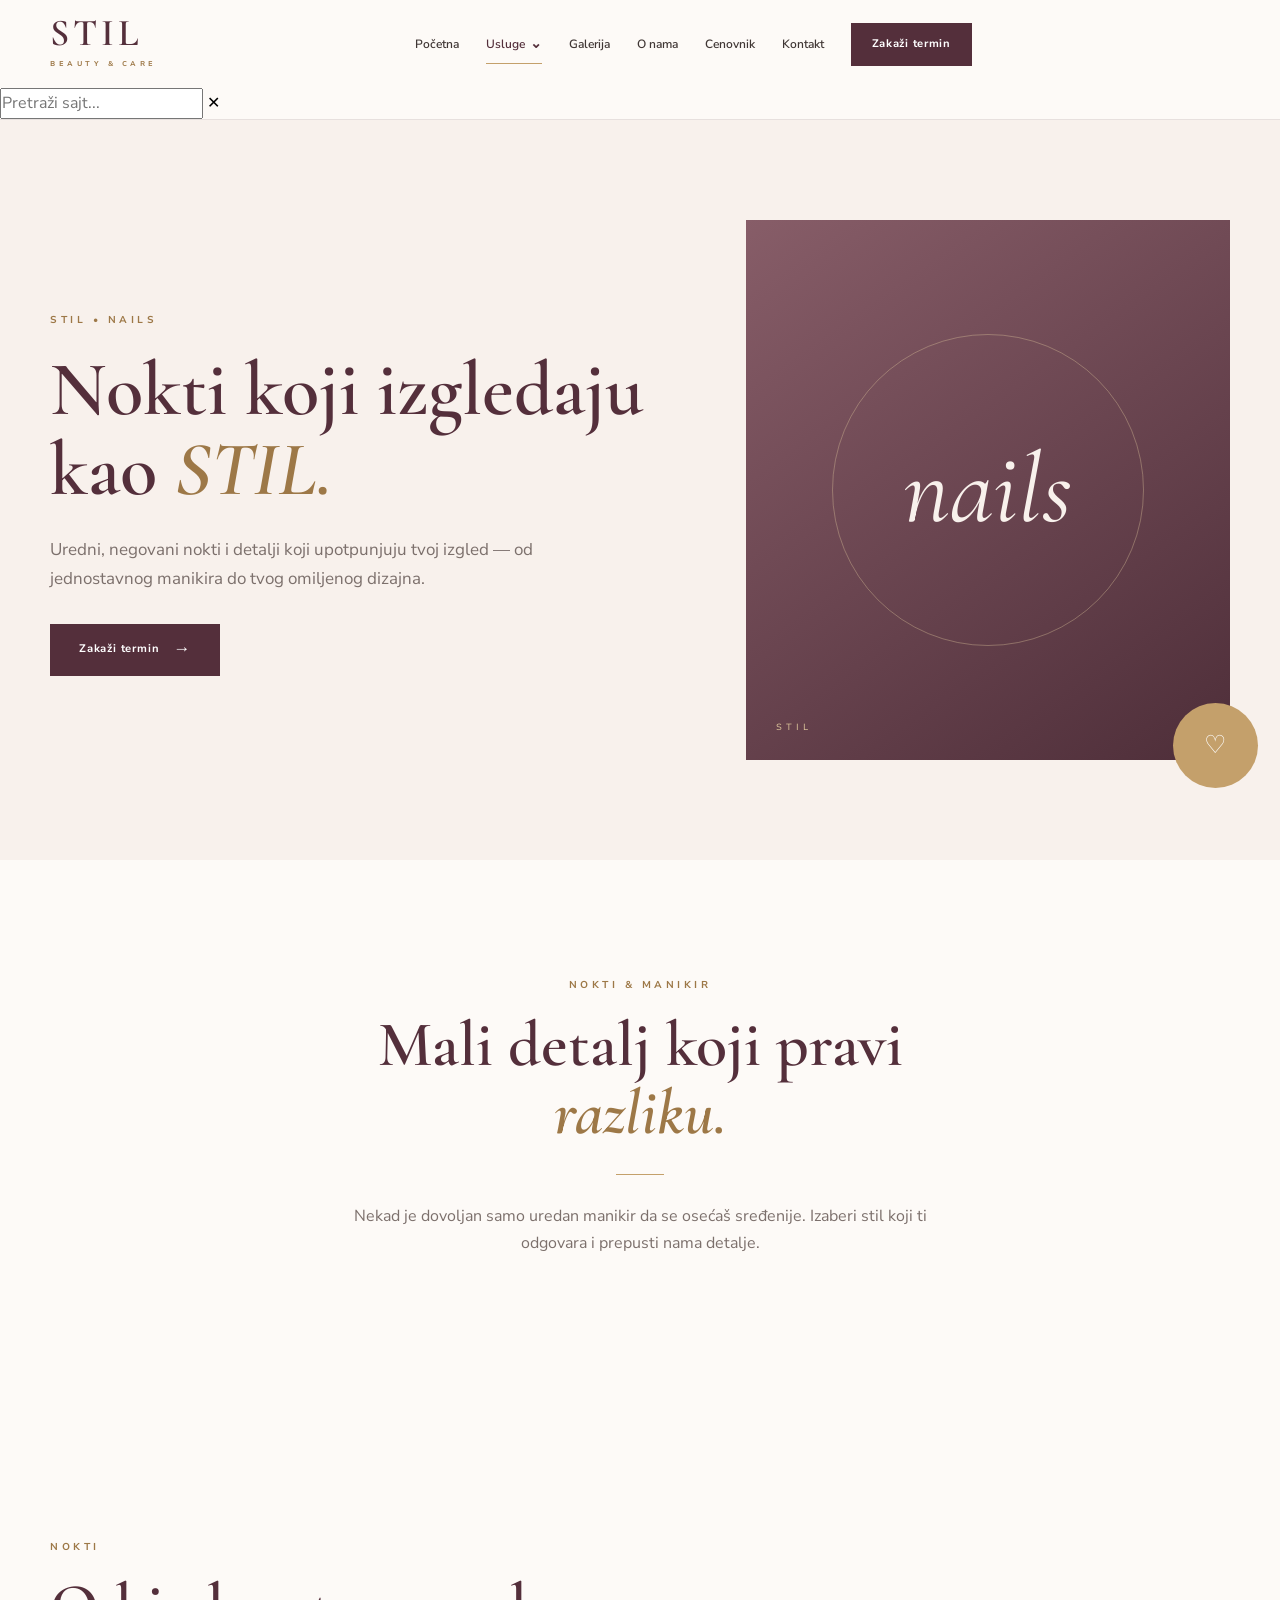
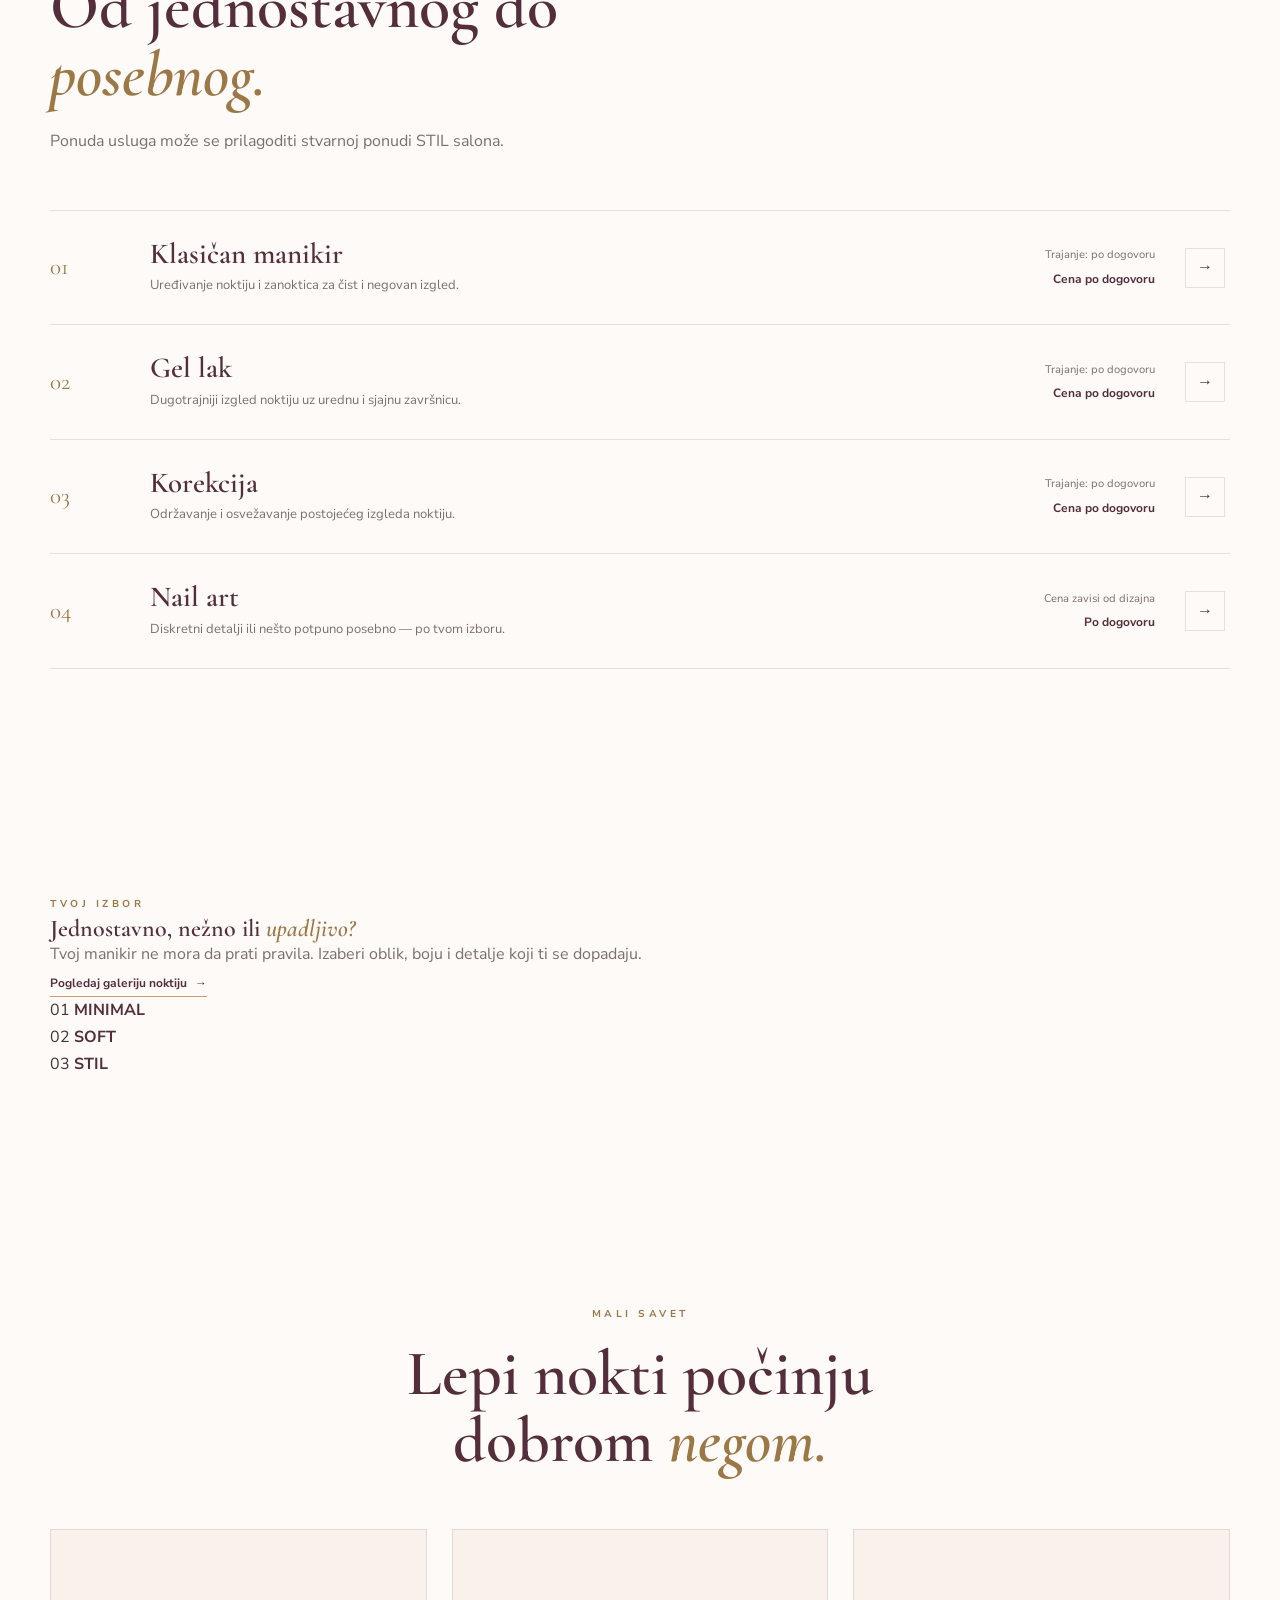
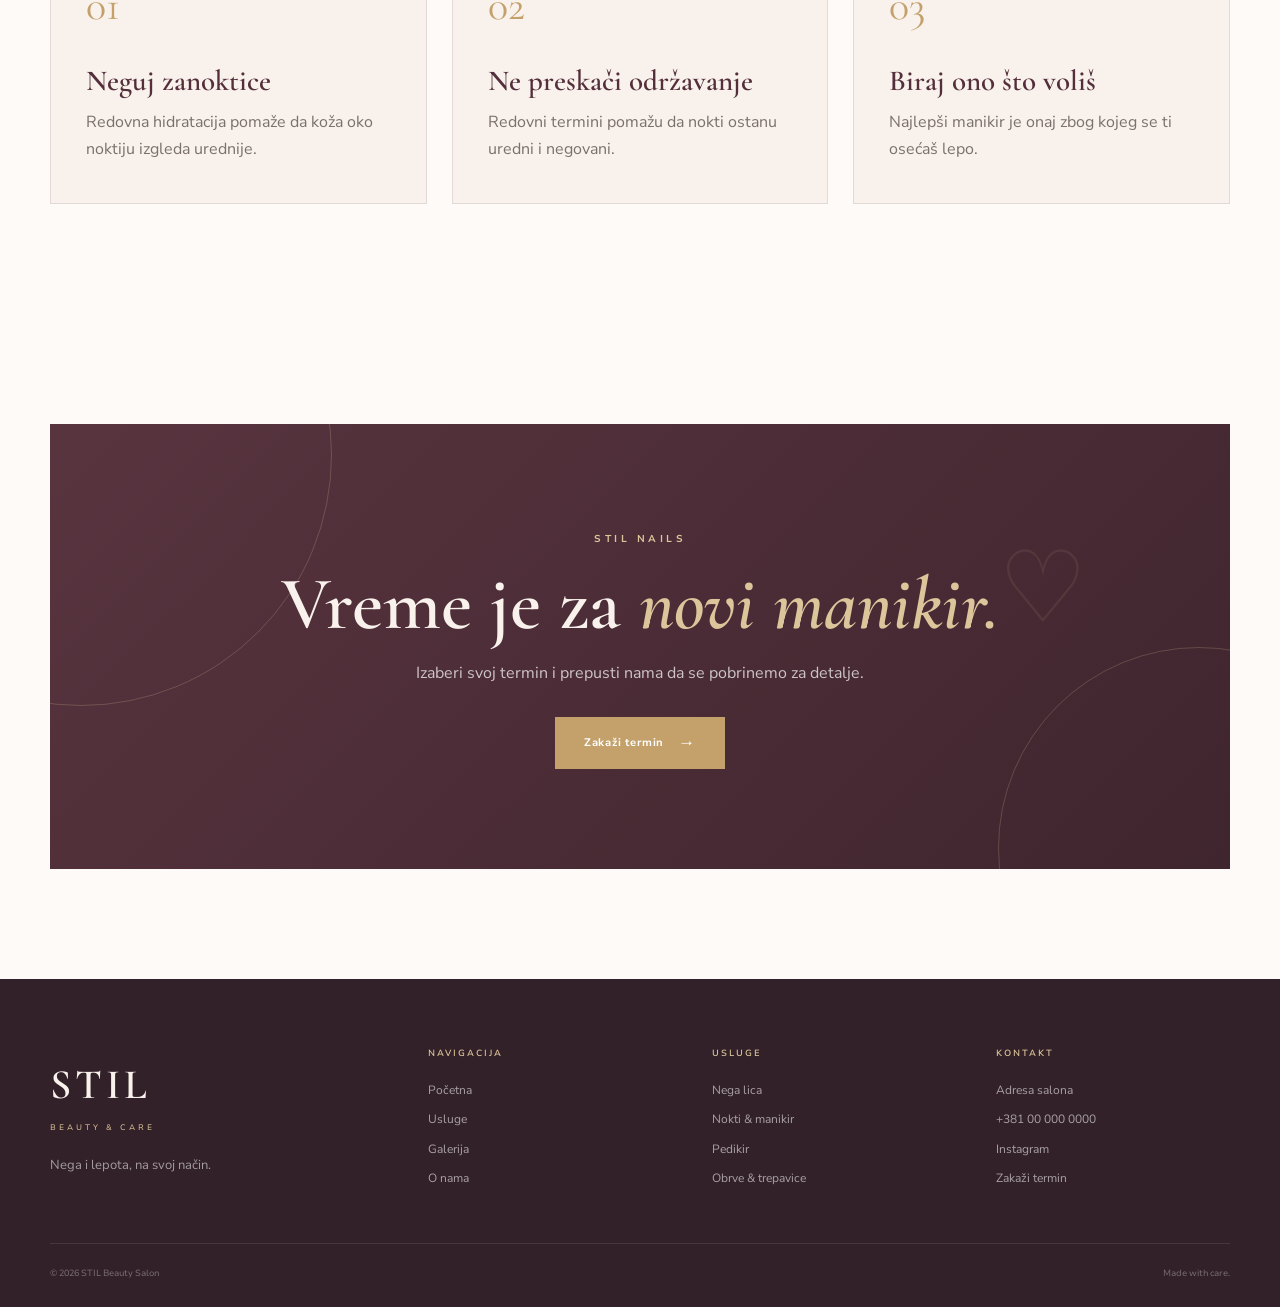
<file: nokti.html>
<!DOCTYPE html>

<html lang="sr">
<head>
<meta charset="utf-8"/>
<meta content="width=device-width, initial-scale=1.0" name="viewport"/>
<title>Nokti &amp; Manikir | STIL Beauty Salon</title>
<meta content="Nokti i manikir u STIL Beauty Salonu — uredni, negovani nokti i detalji koji upotpunjuju tvoj izgled." name="description"/>
<link href="https://fonts.googleapis.com" rel="preconnect"/>
<link crossorigin="" href="https://fonts.gstatic.com" rel="preconnect"/>
<link href="https://fonts.googleapis.com/css2?family=Cormorant+Garamond:wght@400;500;600;700&amp;family=Nunito+Sans:wght@300;400;500;600;700&amp;display=swap" rel="stylesheet"/>
<link href="style.css" rel="stylesheet"/>
</head>
<body>
<!-- =========================================================
     HEADER
========================================================= -->
<header class="site-header" id="siteHeader">
<div class="container header-inner">
<a aria-label="STIL Beauty Salon - Početna" class="logo" href="index.html">
<span class="logo-main">STIL</span>
<span class="logo-sub">beauty &amp; care</span>
</a>
<nav class="main-nav" id="mainNav">
<a class="nav-link" href="index.html">
                Početna
            </a>
<div class="nav-dropdown">
<a class="nav-link dropdown-trigger active" href="usluge.html">
                    Usluge
                    <span class="dropdown-arrow">⌄</span>
</a>
<div class="dropdown-menu">
<a href="nega-lica.html">
                        Nega lica
                    </a>
<a class="active" href="nokti.html">
                        Nokti &amp; manikir
                    </a>
<a href="pedikir.html">
                        Pedikir
                    </a>
<a href="obrve-trepavice.html">
                        Obrve &amp; trepavice
                    </a>
</div>
</div>
<a class="nav-link" href="galerija.html">
                Galerija
            </a>
<a class="nav-link" href="o-nama.html">
                O nama
            </a>
<a class="nav-link" href="cenovnik.html">
                Cenovnik
            </a>
<a class="nav-link" href="kontakt.html">
                Kontakt
            </a>
<a class="nav-cta" href="kontakt.html">
                Zakaži termin
            </a>
</nav>
<button aria-label="Pretraga" class="search-toggle" id="searchToggle">
<svg fill="none" stroke="currentColor" stroke-linecap="round" stroke-linejoin="round" stroke-width="2" viewbox="0 0 24 24">
<circle cx="11" cy="11" r="7"></circle>
<line x1="21" x2="16.65" y1="21" y2="16.65"></line>
</svg>
</button>
<button aria-expanded="false" aria-label="Otvori meni" class="menu-toggle" id="menuToggle">
<span></span>
<span></span>
<span></span>
</button>
</div>
<!-- =========================================================
     SEARCH OVERLAY
========================================================= -->
<div class="search-overlay" id="searchOverlay">
<div class="search-box">
<div class="search-box-top">
<input autocomplete="off" id="searchInput" placeholder="Pretraži sajt..." type="text"/>
<button aria-label="Zatvori pretragu" class="search-close" id="searchClose">
                ✕
            </button>
</div>
<div class="search-results" id="searchResults"></div>
</div>
</div>
</header>
<main>
<!-- =========================================================
     HERO
========================================================= -->
<section class="service-detail-hero nails-hero" id="nokti-koji-izgledaju-kao-stil">
<div class="container service-detail-grid">
<div class="service-detail-content reveal">
<span class="section-kicker">
                STIL • NAILS
            </span>
<h1>
                Nokti koji
                izgledaju kao <em>STIL.</em>
</h1>
<p>
                Uredni, negovani nokti i detalji koji
                upotpunjuju tvoj izgled — od jednostavnog
                manikira do tvog omiljenog dizajna.
            </p>
<a class="btn btn-primary" href="kontakt.html">
                Zakaži termin
                <span>→</span>
</a>
</div>
<div class="service-detail-visual reveal">
<div class="detail-image-placeholder nails-placeholder">
<div class="nail-art-decoration">
<span class="nail-shape nail-one"></span>
<span class="nail-shape nail-two"></span>
<span class="nail-shape nail-three"></span>
</div>
<span class="detail-script">
                    nails
                </span>
<span class="detail-brand">
                    STIL
                </span>
</div>
<div class="detail-gold-circle">
                ♡
            </div>
</div>
</div>
</section>
<!-- =========================================================
     INTRO
========================================================= -->
<section class="service-intro section" id="mali-detalj-koji-pravi-razliku">
<div class="container narrow-container">
<div class="section-heading centered reveal">
<span class="section-kicker">
                NOKTI &amp; MANIKIR
            </span>
<h2>
                Mali detalj koji
                pravi <em>razliku.</em>
</h2>
<div class="gold-divider"></div>
<p>
                Nekad je dovoljan samo uredan manikir da se
                osećaš sređenije. Izaberi stil koji ti odgovara
                i prepusti nama detalje.
            </p>
</div>
</div>
</section>
<!-- =========================================================
     SERVICES
========================================================= -->
<section class="treatments-section section" id="od-jednostavnog-do-posebnog">
<div class="container">
<div class="section-heading reveal">
<span class="section-kicker">
                NOKTI
            </span>
<h2>
                Od jednostavnog
                do <em>posebnog.</em>
</h2>
<p>
                Ponuda usluga može se prilagoditi stvarnoj
                ponudi STIL salona.
            </p>
</div>
<div class="treatments-list">
<!-- 01 -->
<article class="treatment-card reveal">
<div class="treatment-index">
                    01
                </div>
<div class="treatment-main">
<h3>
                        Klasičan manikir
                    </h3>
<p>
                        Uređivanje noktiju i zanoktica
                        za čist i negovan izgled.
                    </p>
</div>
<div class="treatment-meta">
<span>
                        Trajanje: po dogovoru
                    </span>
<strong>
                        Cena po dogovoru
                    </strong>
</div>
<a class="treatment-arrow" href="kontakt.html">
                    →
                </a>
</article>
<!-- 02 -->
<article class="treatment-card reveal">
<div class="treatment-index">
                    02
                </div>
<div class="treatment-main">
<h3>
                        Gel lak
                    </h3>
<p>
                        Dugotrajniji izgled noktiju uz
                        urednu i sjajnu završnicu.
                    </p>
</div>
<div class="treatment-meta">
<span>
                        Trajanje: po dogovoru
                    </span>
<strong>
                        Cena po dogovoru
                    </strong>
</div>
<a class="treatment-arrow" href="kontakt.html">
                    →
                </a>
</article>
<!-- 03 -->
<article class="treatment-card reveal">
<div class="treatment-index">
                    03
                </div>
<div class="treatment-main">
<h3>
                        Korekcija
                    </h3>
<p>
                        Održavanje i osvežavanje postojećeg
                        izgleda noktiju.
                    </p>
</div>
<div class="treatment-meta">
<span>
                        Trajanje: po dogovoru
                    </span>
<strong>
                        Cena po dogovoru
                    </strong>
</div>
<a class="treatment-arrow" href="kontakt.html">
                    →
                </a>
</article>
<!-- 04 -->
<article class="treatment-card reveal">
<div class="treatment-index">
                    04
                </div>
<div class="treatment-main">
<h3>
                        Nail art
                    </h3>
<p>
                        Diskretni detalji ili nešto potpuno
                        posebno — po tvom izboru.
                    </p>
</div>
<div class="treatment-meta">
<span>
                        Cena zavisi od dizajna
                    </span>
<strong>
                        Po dogovoru
                    </strong>
</div>
<a class="treatment-arrow" href="kontakt.html">
                    →
                </a>
</article>
</div>
</div>
</section>
<!-- =========================================================
     STYLE SECTION
========================================================= -->
<section class="nails-style-section section" id="jednostavno-nezno-ili-upadljivo">
<div class="container nails-style-grid">
<div class="nails-style-content reveal">
<span class="section-kicker">
                TVOJ IZBOR
            </span>
<h2>
                Jednostavno,
                nežno ili <em>upadljivo?</em>
</h2>
<p>
                Tvoj manikir ne mora da prati pravila.
                Izaberi oblik, boju i detalje koji ti se dopadaju.
            </p>
<a class="text-link" href="galerija.html">
                Pogledaj galeriju noktiju
                <span>→</span>
</a>
</div>
<div class="nails-style-visual reveal">
<div class="style-card style-card-one">
<span>01</span>
<strong>MINIMAL</strong>
</div>
<div class="style-card style-card-two">
<span>02</span>
<strong>SOFT</strong>
</div>
<div class="style-card style-card-three">
<span>03</span>
<strong>STIL</strong>
</div>
</div>
</div>
</section>
<!-- =========================================================
     CARE TIPS
========================================================= -->
<section class="nails-tips section" id="lepi-nokti-pocinju-dobrom-negom">
<div class="container">
<div class="section-heading centered reveal">
<span class="section-kicker">
                MALI SAVET
            </span>
<h2>
                Lepi nokti počinju
                dobrom <em>negom.</em>
</h2>
</div>
<div class="tips-grid">
<div class="tip-card reveal">
<span class="tip-number">
                    01
                </span>
<h3>
                    Neguj zanoktice
                </h3>
<p>
                    Redovna hidratacija pomaže da koža oko
                    noktiju izgleda urednije.
                </p>
</div>
<div class="tip-card reveal">
<span class="tip-number">
                    02
                </span>
<h3>
                    Ne preskači održavanje
                </h3>
<p>
                    Redovni termini pomažu da nokti
                    ostanu uredni i negovani.
                </p>
</div>
<div class="tip-card reveal">
<span class="tip-number">
                    03
                </span>
<h3>
                    Biraj ono što voliš
                </h3>
<p>
                    Najlepši manikir je onaj zbog kojeg
                    se ti osećaš lepo.
                </p>
</div>
</div>
</div>
</section>
<!-- =========================================================
     CTA
========================================================= -->
<section class="cta-section section" id="vreme-je-za-novi-manikir">
<div class="container">
<div class="cta-box reveal">
<div class="cta-decoration">
                ♡
            </div>
<span class="section-kicker">
                STIL NAILS
            </span>
<h2>
                Vreme je za
                <em>novi manikir.</em>
</h2>
<p>
                Izaberi svoj termin i prepusti nama
                da se pobrinemo za detalje.
            </p>
<a class="btn btn-primary" href="kontakt.html">
                Zakaži termin
                <span>→</span>
</a>
</div>
</div>
</section>
</main>
<!-- =========================================================
     FOOTER
========================================================= -->
<footer class="site-footer">
<div class="container">
<div class="footer-grid">
<div class="footer-brand">
<a class="footer-logo" href="index.html">
<span>STIL</span>
<small>
                        beauty &amp; care
                    </small>
</a>
<p>
                    Nega i lepota,
                    na svoj način.
                </p>
</div>
<div class="footer-column">
<h4>Navigacija</h4>
<a href="index.html">
                    Početna
                </a>
<a href="usluge.html">
                    Usluge
                </a>
<a href="galerija.html">
                    Galerija
                </a>
<a href="o-nama.html">
                    O nama
                </a>
</div>
<div class="footer-column">
<h4>Usluge</h4>
<a href="nega-lica.html">
                    Nega lica
                </a>
<a href="nokti.html">
                    Nokti &amp; manikir
                </a>
<a href="pedikir.html">
                    Pedikir
                </a>
<a href="obrve-trepavice.html">
                    Obrve &amp; trepavice
                </a>
</div>
<div class="footer-column">
<h4>Kontakt</h4>
<p>
                    Adresa salona
                </p>
<a href="tel:+381000000000">
                    +381 00 000 0000
                </a>
<a href="#">
                    Instagram
                </a>
<a href="kontakt.html">
                    Zakaži termin
                </a>
</div>
</div>
<div class="footer-bottom">
<span>
                © 2026 STIL Beauty Salon
            </span>
<span>
                Made with care.
            </span>
</div>
</div>
</footer>
<script src="js_main.js"></script>
</body>
</html>
</file>
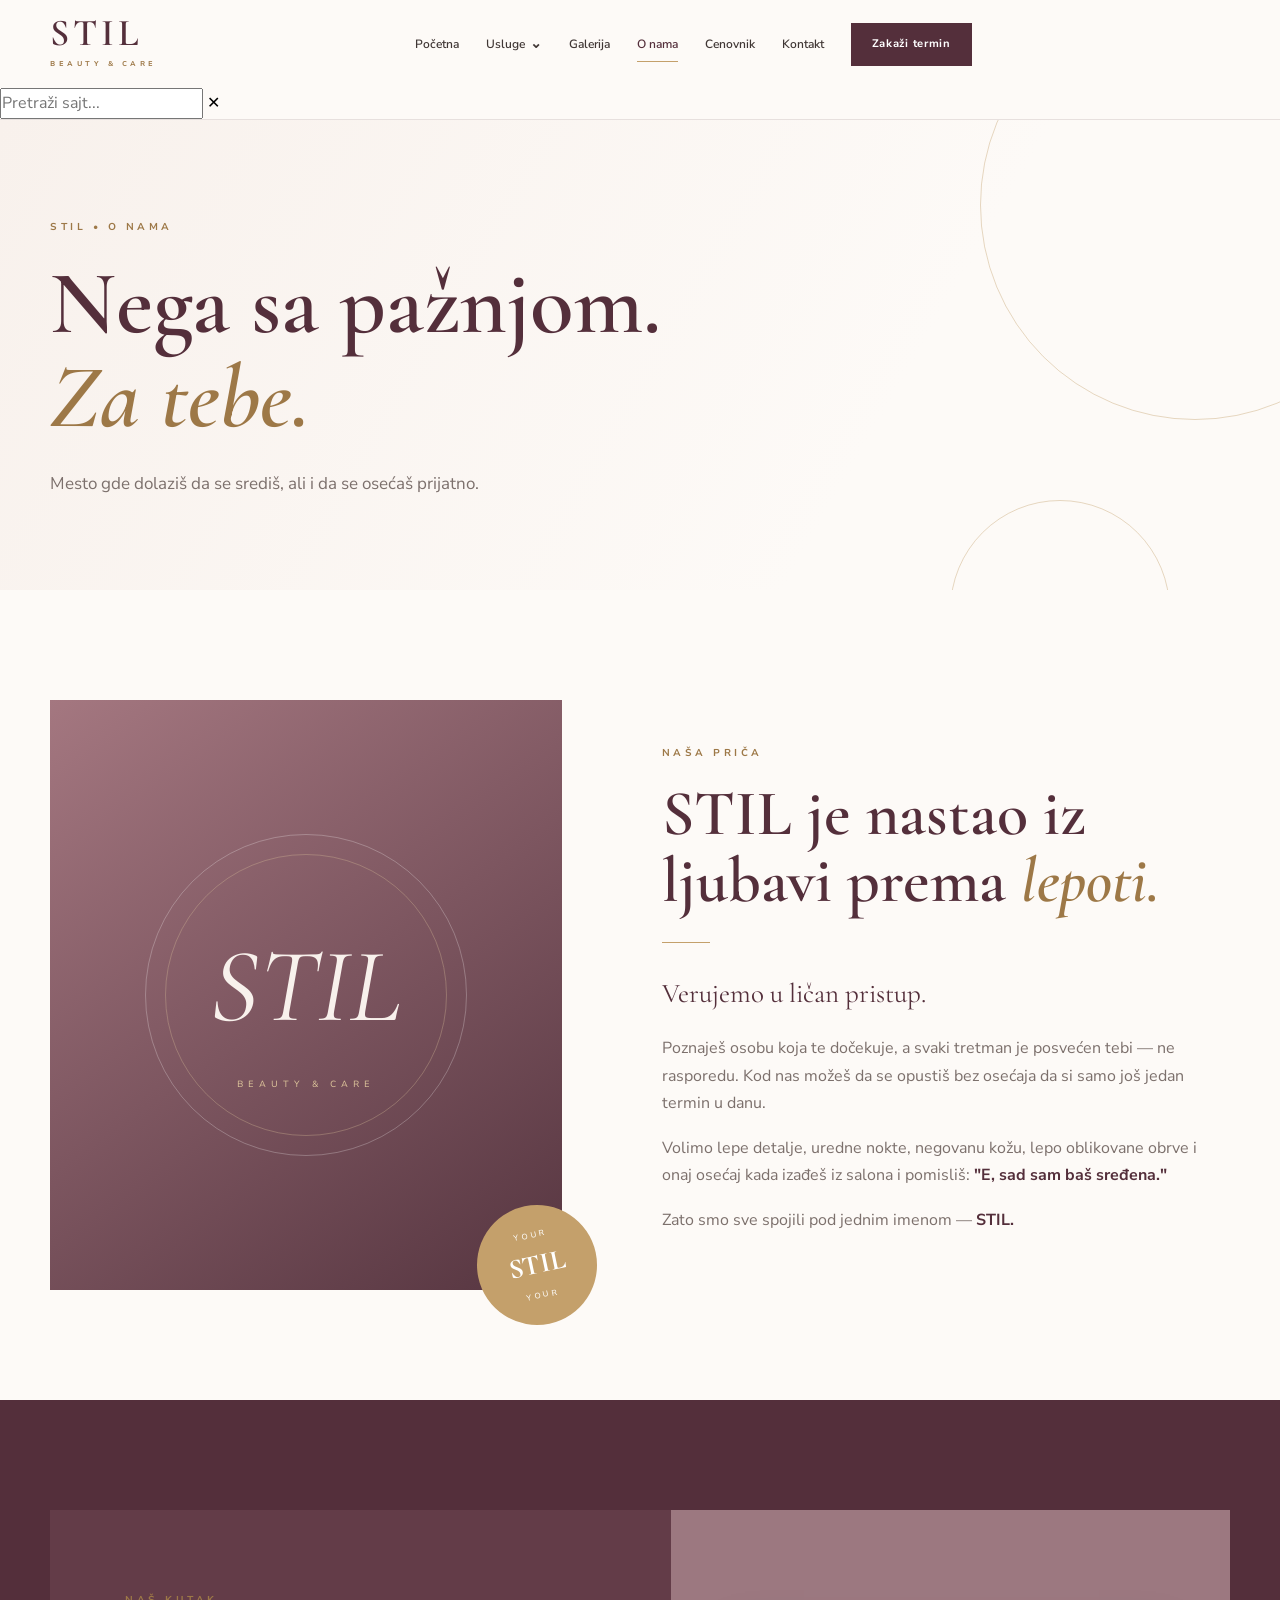
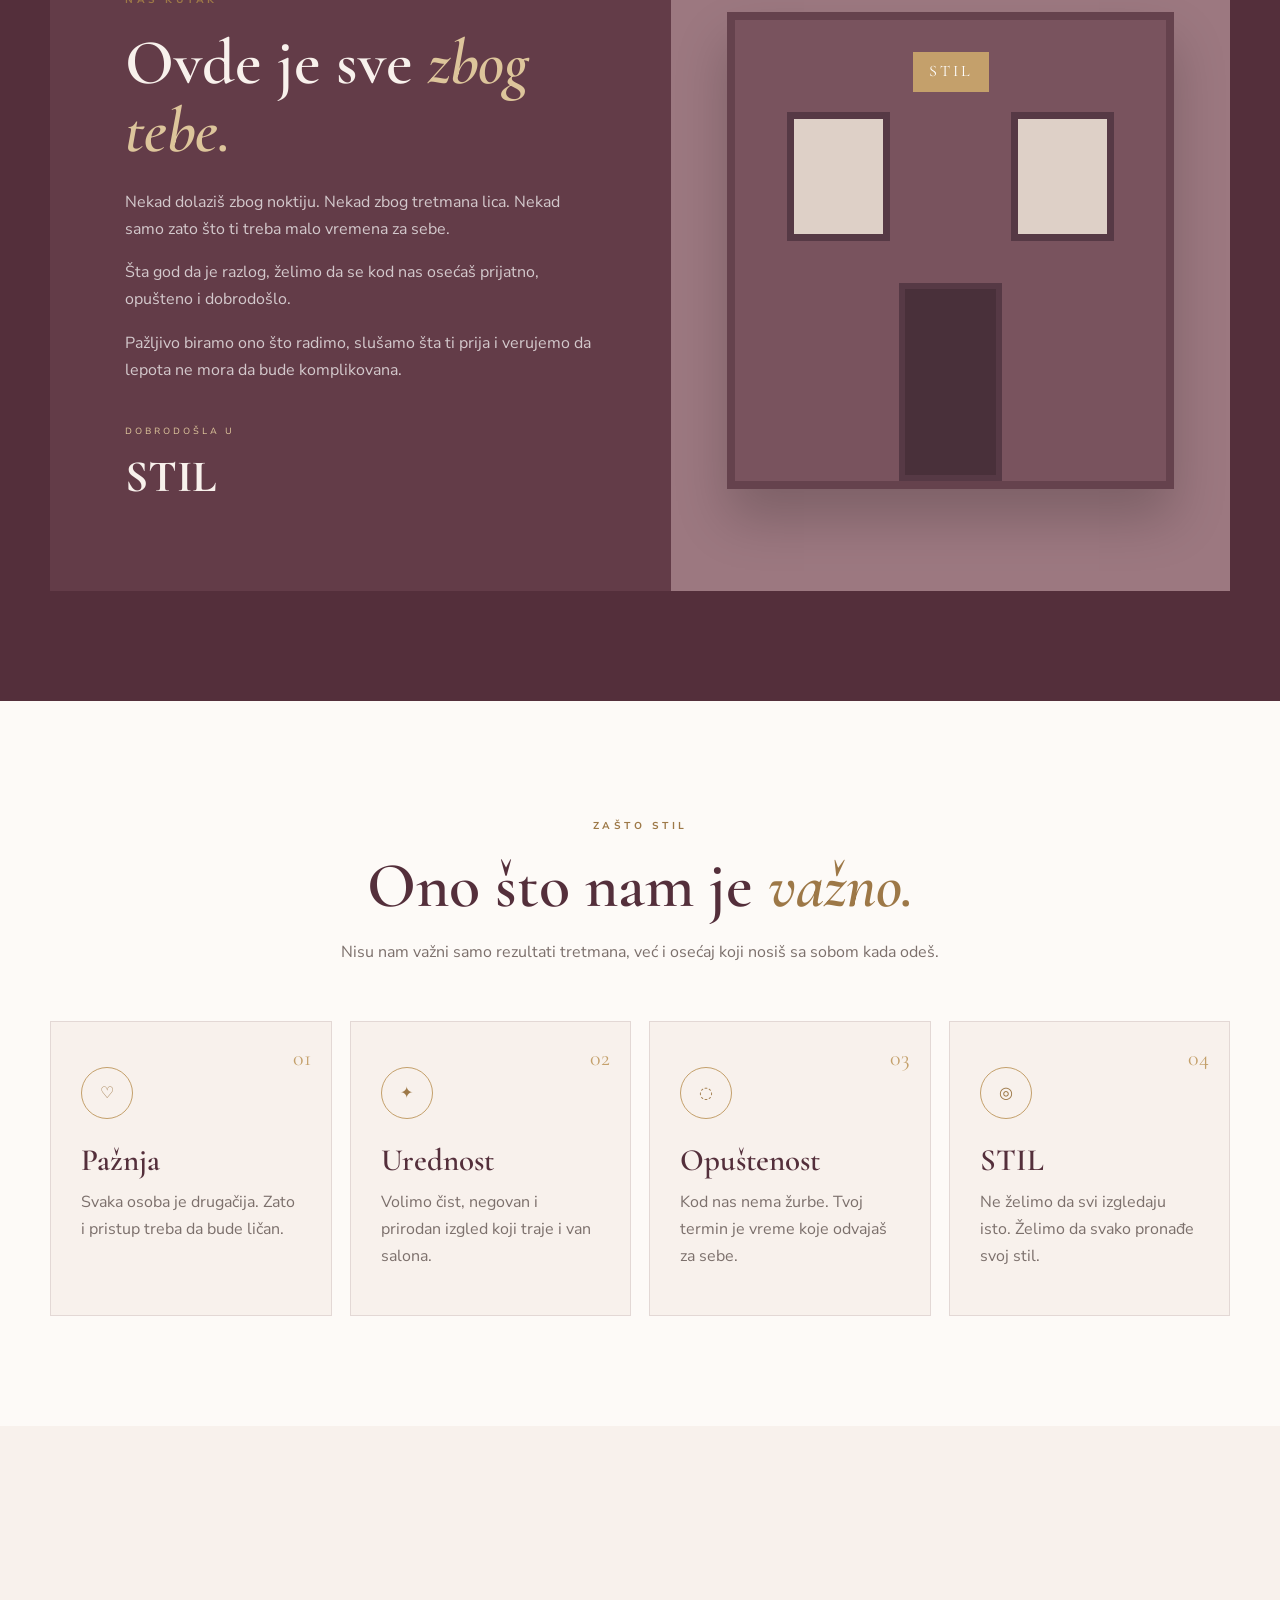
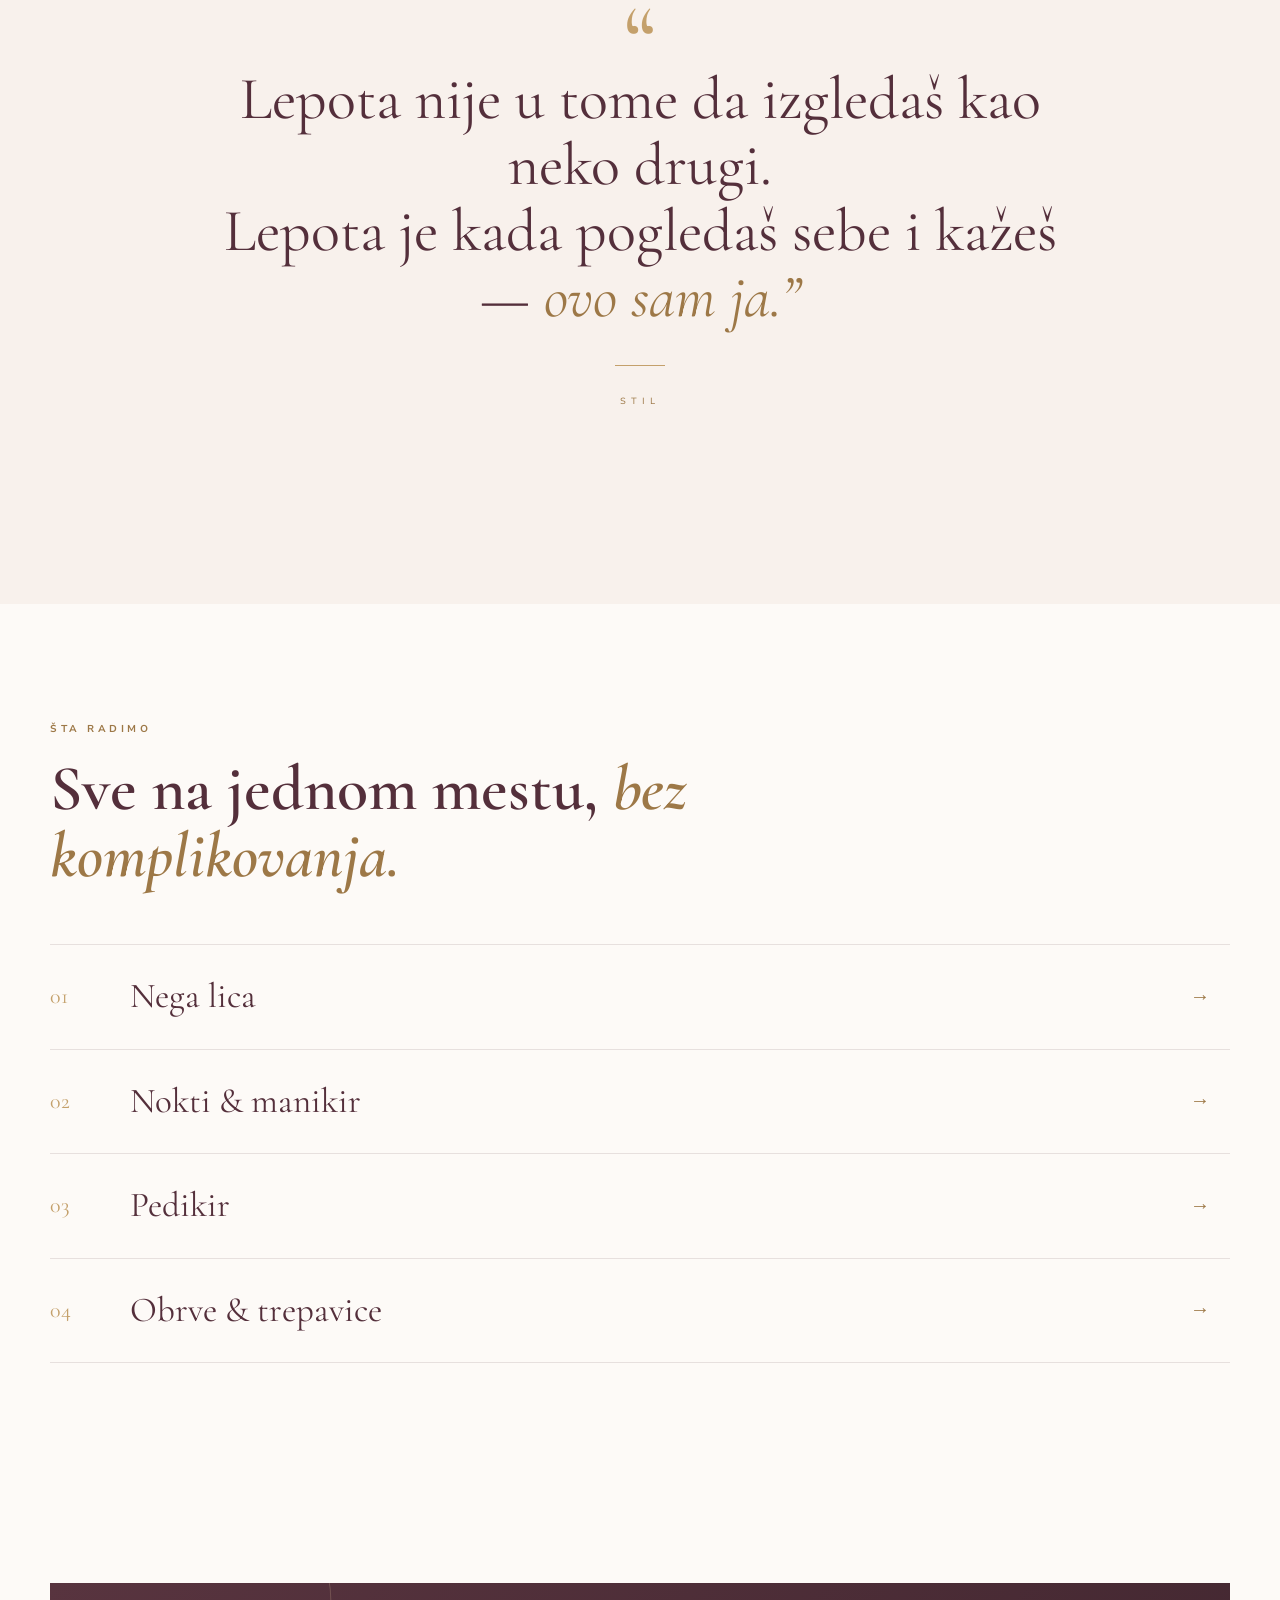
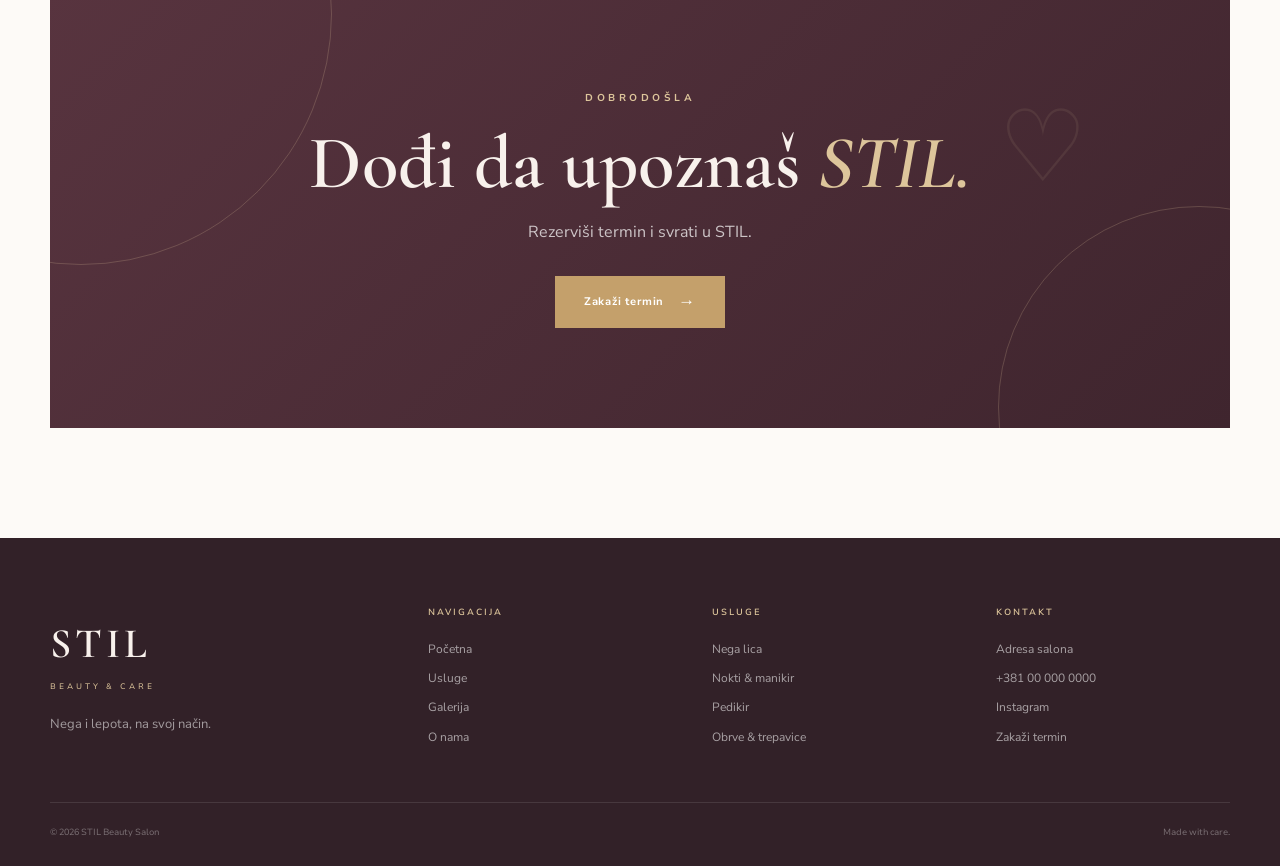
<file: o-nama.html>
<!DOCTYPE html>

<html lang="sr">
<head>
<meta charset="utf-8"/>
<meta content="width=device-width, initial-scale=1.0" name="viewport"/>
<title>O nama | STIL Beauty Salon</title>
<meta content="Upoznajte STIL Beauty Salon — posvećeni lepoti, nezi i prijatnoj atmosferi." name="description"/>
<link href="https://fonts.googleapis.com" rel="preconnect"/>
<link crossorigin="" href="https://fonts.gstatic.com" rel="preconnect"/>
<link href="https://fonts.googleapis.com/css2?family=Cormorant+Garamond:wght@400;500;600;700&amp;family=Nunito+Sans:wght@300;400;500;600;700&amp;display=swap" rel="stylesheet"/>
<link href="style.css" rel="stylesheet"/>
</head>
<body>
<!-- =========================================================
     HEADER
========================================================= -->
<header class="site-header" id="siteHeader">
<div class="container header-inner">
<a aria-label="STIL Beauty Salon - Početna" class="logo" href="index.html">
<span class="logo-main">
                STIL
            </span>
<span class="logo-sub">
                beauty &amp; care
            </span>
</a>
<nav class="main-nav" id="mainNav">
<a class="nav-link" href="index.html">
                Početna
            </a>
<div class="nav-dropdown">
<a class="nav-link dropdown-trigger" href="usluge.html">

                    Usluge

                    <span class="dropdown-arrow">
                        ⌄
                    </span>
</a>
<div class="dropdown-menu">
<a href="nega-lica.html">
                        Nega lica
                    </a>
<a href="nokti.html">
                        Nokti &amp; manikir
                    </a>
<a href="pedikir.html">
                        Pedikir
                    </a>
<a href="obrve-trepavice.html">
                        Obrve &amp; trepavice
                    </a>
</div>
</div>
<a class="nav-link" href="galerija.html">
                Galerija
            </a>
<a class="nav-link active" href="o-nama.html">
                O nama
            </a>
<a class="nav-link" href="cenovnik.html">
                Cenovnik
            </a>
<a class="nav-link" href="kontakt.html">
                Kontakt
            </a>
<a class="nav-cta" href="kontakt.html">
                Zakaži termin
            </a>
</nav>
<button aria-label="Pretraga" class="search-toggle" id="searchToggle">
<svg fill="none" stroke="currentColor" stroke-linecap="round" stroke-linejoin="round" stroke-width="2" viewbox="0 0 24 24">
<circle cx="11" cy="11" r="7"></circle>
<line x1="21" x2="16.65" y1="21" y2="16.65"></line>
</svg>
</button>
<button aria-expanded="false" aria-label="Otvori meni" class="menu-toggle" id="menuToggle">
<span></span>
<span></span>
<span></span>
</button>
</div>
<!-- =========================================================
     SEARCH OVERLAY
========================================================= -->
<div class="search-overlay" id="searchOverlay">
<div class="search-box">
<div class="search-box-top">
<input autocomplete="off" id="searchInput" placeholder="Pretraži sajt..." type="text"/>
<button aria-label="Zatvori pretragu" class="search-close" id="searchClose">
                ✕
            </button>
</div>
<div class="search-results" id="searchResults"></div>
</div>
</div>
</header>
<main>
<!-- =========================================================
     HERO
========================================================= -->
<section class="page-hero about-page-hero" id="nega-sa-paznjom-za-tebe">
<div class="page-hero-decoration page-hero-decoration-one"></div>
<div class="page-hero-decoration page-hero-decoration-two"></div>
<div class="container">
<div class="page-hero-content reveal">
<span class="section-kicker">
                STIL • O NAMA
            </span>
<h1>
                Nega sa pažnjom.
                <em>Za tebe.</em>
</h1>
<p>
                Mesto gde dolaziš da se središ,
                ali i da se osećaš prijatno.
            </p>
</div>
</div>
</section>
<!-- =========================================================
     STORY
========================================================= -->
<section class="about-story section" id="stil-je-nastao-iz-ljubavi-prema-lepoti">
<div class="container about-story-grid">
<!-- VISUAL -->
<div class="about-story-visual reveal">
<div class="about-image-placeholder">
<span class="about-image-script">
                    STIL
                </span>
<span class="about-image-caption">
                    beauty &amp; care
                </span>
</div>
<div class="about-stamp">
<span>
                    YOUR
                </span>
<strong>
                    STIL
                </strong>
<span>
                    YOUR
                </span>
</div>
</div>
<!-- CONTENT -->
<div class="about-story-content reveal">
<span class="section-kicker">
                NAŠA PRIČA
            </span>
<h2>
                STIL je nastao iz
                ljubavi prema <em>lepoti.</em>
</h2>
<div class="gold-divider"></div>
<p class="large-text">
                Verujemo u ličan pristup.
            </p>
<p>
                Poznaješ osobu koja te dočekuje, a svaki
                tretman je posvećen tebi — ne rasporedu.
                Kod nas možeš da se opustiš bez osećaja
                da si samo još jedan termin u danu.
            </p>
<p>
                Volimo lepe detalje, uredne nokte, negovanu kožu,
                lepo oblikovane obrve i onaj osećaj kada izađeš
                iz salona i pomisliš:
                <strong>
                    "E, sad sam baš sređena."
                </strong>
</p>
<p>
                Zato smo sve spojili pod jednim imenom —
                <strong>STIL.</strong>
</p>
</div>
</div>
</section>
<!-- =========================================================
   SALON SECTION
========================================================= -->
<section class="green-salon-section section" id="ovde-je-sve-zbog-tebe">
<div class="container">
<div class="green-salon-card reveal">
<div class="green-salon-content">
<span class="section-kicker">
                    NAŠ KUTAK
                </span>
<h2>
                    Ovde je sve
                    <em>zbog tebe.</em>
</h2>
<p>
                    Nekad dolaziš zbog noktiju.
                    Nekad zbog tretmana lica.
                    Nekad samo zato što ti treba malo vremena za sebe.
                </p>
<p>
                    Šta god da je razlog, želimo da se kod nas
                    osećaš prijatno, opušteno i dobrodošlo.
                </p>
<p>
                    Pažljivo biramo ono što radimo, slušamo šta ti prija
                    i verujemo da lepota ne mora da bude komplikovana.
                </p>
<div class="green-salon-signature">
<span>
                        Dobrodošla u
                    </span>
<strong>
                        STIL
                    </strong>
</div>
</div>
<div class="green-salon-visual">
<div class="green-building-placeholder">
<span class="building-window window-one"></span>
<span class="building-window window-two"></span>
<span class="building-door"></span>
<span class="building-sign">
                        STIL
                    </span>
</div>
</div>
</div>
</div>
</section>
<!-- =========================================================
     VALUES
========================================================= -->
<section class="values-section section" id="ono-sto-nam-je-vazno">
<div class="container">
<div class="section-heading centered reveal">
<span class="section-kicker">
                ZAŠTO STIL
            </span>
<h2>
                Ono što nam je
                <em>važno.</em>
</h2>
<p>
                Nisu nam važni samo rezultati tretmana,
                već i osećaj koji nosiš sa sobom kada odeš.
            </p>
</div>
<div class="values-grid">
<article class="value-card reveal">
<span class="value-number">
                    01
                </span>
<div class="value-icon">
                    ♡
                </div>
<h3>
                    Pažnja
                </h3>
<p>
                    Svaka osoba je drugačija.
                    Zato i pristup treba da bude ličan.
                </p>
</article>
<article class="value-card reveal">
<span class="value-number">
                    02
                </span>
<div class="value-icon">
                    ✦
                </div>
<h3>
                    Urednost
                </h3>
<p>
                    Volimo čist, negovan i prirodan izgled
                    koji traje i van salona.
                </p>
</article>
<article class="value-card reveal">
<span class="value-number">
                    03
                </span>
<div class="value-icon">
                    ◌
                </div>
<h3>
                    Opuštenost
                </h3>
<p>
                    Kod nas nema žurbe. Tvoj termin je
                    vreme koje odvajaš za sebe.
                </p>
</article>
<article class="value-card reveal">
<span class="value-number">
                    04
                </span>
<div class="value-icon">
                    ◎
                </div>
<h3>
                    STIL
                </h3>
<p>
                    Ne želimo da svi izgledaju isto.
                    Želimo da svako pronađe svoj stil.
                </p>
</article>
</div>
</div>
</section>
<!-- =========================================================
     PERSONAL MESSAGE
========================================================= -->
<section class="about-quote-section section" id="about-quote-section">
<div class="container">
<div class="about-quote reveal">
<span class="quote-mark">
                “
            </span>
<blockquote>
                Lepota nije u tome da izgledaš
                kao neko drugi.
                <br/>
                Lepota je kada pogledaš sebe
                i kažeš — <em>ovo sam ja.”</em>
</blockquote>
<div class="quote-line"></div>
<span class="quote-signature">
                STIL
            </span>
</div>
</div>
</section>
<!-- =========================================================
     SERVICES MINI
========================================================= -->
<section class="about-services section" id="sve-na-jednom-mestu-bez-komplikovanja">
<div class="container">
<div class="section-heading reveal">
<span class="section-kicker">
                ŠTA RADIMO
            </span>
<h2>
                Sve na jednom mestu,
                <em>bez komplikovanja.</em>
</h2>
</div>
<div class="about-services-list">
<a class="about-service-item reveal" href="nega-lica.html">
<span class="about-service-number">
                    01
                </span>
<span class="about-service-name">
                    Nega lica
                </span>
<span class="about-service-arrow">
                    →
                </span>
</a>
<a class="about-service-item reveal" href="nokti.html">
<span class="about-service-number">
                    02
                </span>
<span class="about-service-name">
                    Nokti &amp; manikir
                </span>
<span class="about-service-arrow">
                    →
                </span>
</a>
<a class="about-service-item reveal" href="pedikir.html">
<span class="about-service-number">
                    03
                </span>
<span class="about-service-name">
                    Pedikir
                </span>
<span class="about-service-arrow">
                    →
                </span>
</a>
<a class="about-service-item reveal" href="obrve-trepavice.html">
<span class="about-service-number">
                    04
                </span>
<span class="about-service-name">
                    Obrve &amp; trepavice
                </span>
<span class="about-service-arrow">
                    →
                </span>
</a>
</div>
</div>
</section>
<!-- =========================================================
     CTA
========================================================= -->
<section class="cta-section section" id="dodji-da-upoznas-stil">
<div class="container">
<div class="cta-box reveal">
<div class="cta-decoration">
                ♡
            </div>
<span class="section-kicker">
                DOBRODOŠLA
            </span>
<h2>
                Dođi da upoznaš
                <em>STIL.</em>
</h2>
<p>
Rezerviši termin i svrati u STIL.
            </p>
<a class="btn btn-primary" href="kontakt.html">

                Zakaži termin

                <span>
                    →
                </span>
</a>
</div>
</div>
</section>
</main>
<!-- =========================================================
     FOOTER
========================================================= -->
<footer class="site-footer">
<div class="container">
<div class="footer-grid">
<div class="footer-brand">
<a class="footer-logo" href="index.html">
<span>
                        STIL
                    </span>
<small>
                        beauty &amp; care
                    </small>
</a>
<p>
                    Nega i lepota,
                    na svoj način.
                </p>
</div>
<div class="footer-column">
<h4>
                    Navigacija
                </h4>
<a href="index.html">
                    Početna
                </a>
<a href="usluge.html">
                    Usluge
                </a>
<a href="galerija.html">
                    Galerija
                </a>
<a href="o-nama.html">
                    O nama
                </a>
</div>
<div class="footer-column">
<h4>
                    Usluge
                </h4>
<a href="nega-lica.html">
                    Nega lica
                </a>
<a href="nokti.html">
                    Nokti &amp; manikir
                </a>
<a href="pedikir.html">
                    Pedikir
                </a>
<a href="obrve-trepavice.html">
                    Obrve &amp; trepavice
                </a>
</div>
<div class="footer-column">
<h4>
                    Kontakt
                </h4>
<p>
                    Adresa salona
                </p>
<a href="tel:+381000000000">
                    +381 00 000 0000
                </a>
<a href="#">
                    Instagram
                </a>
<a href="kontakt.html">
                    Zakaži termin
                </a>
</div>
</div>
<div class="footer-bottom">
<span>
                © 2026 STIL Beauty Salon
            </span>
<span>
                Made with care.
            </span>
</div>
</div>
</footer>
<script src="js_main.js"></script>
</body>
</html>
</file>
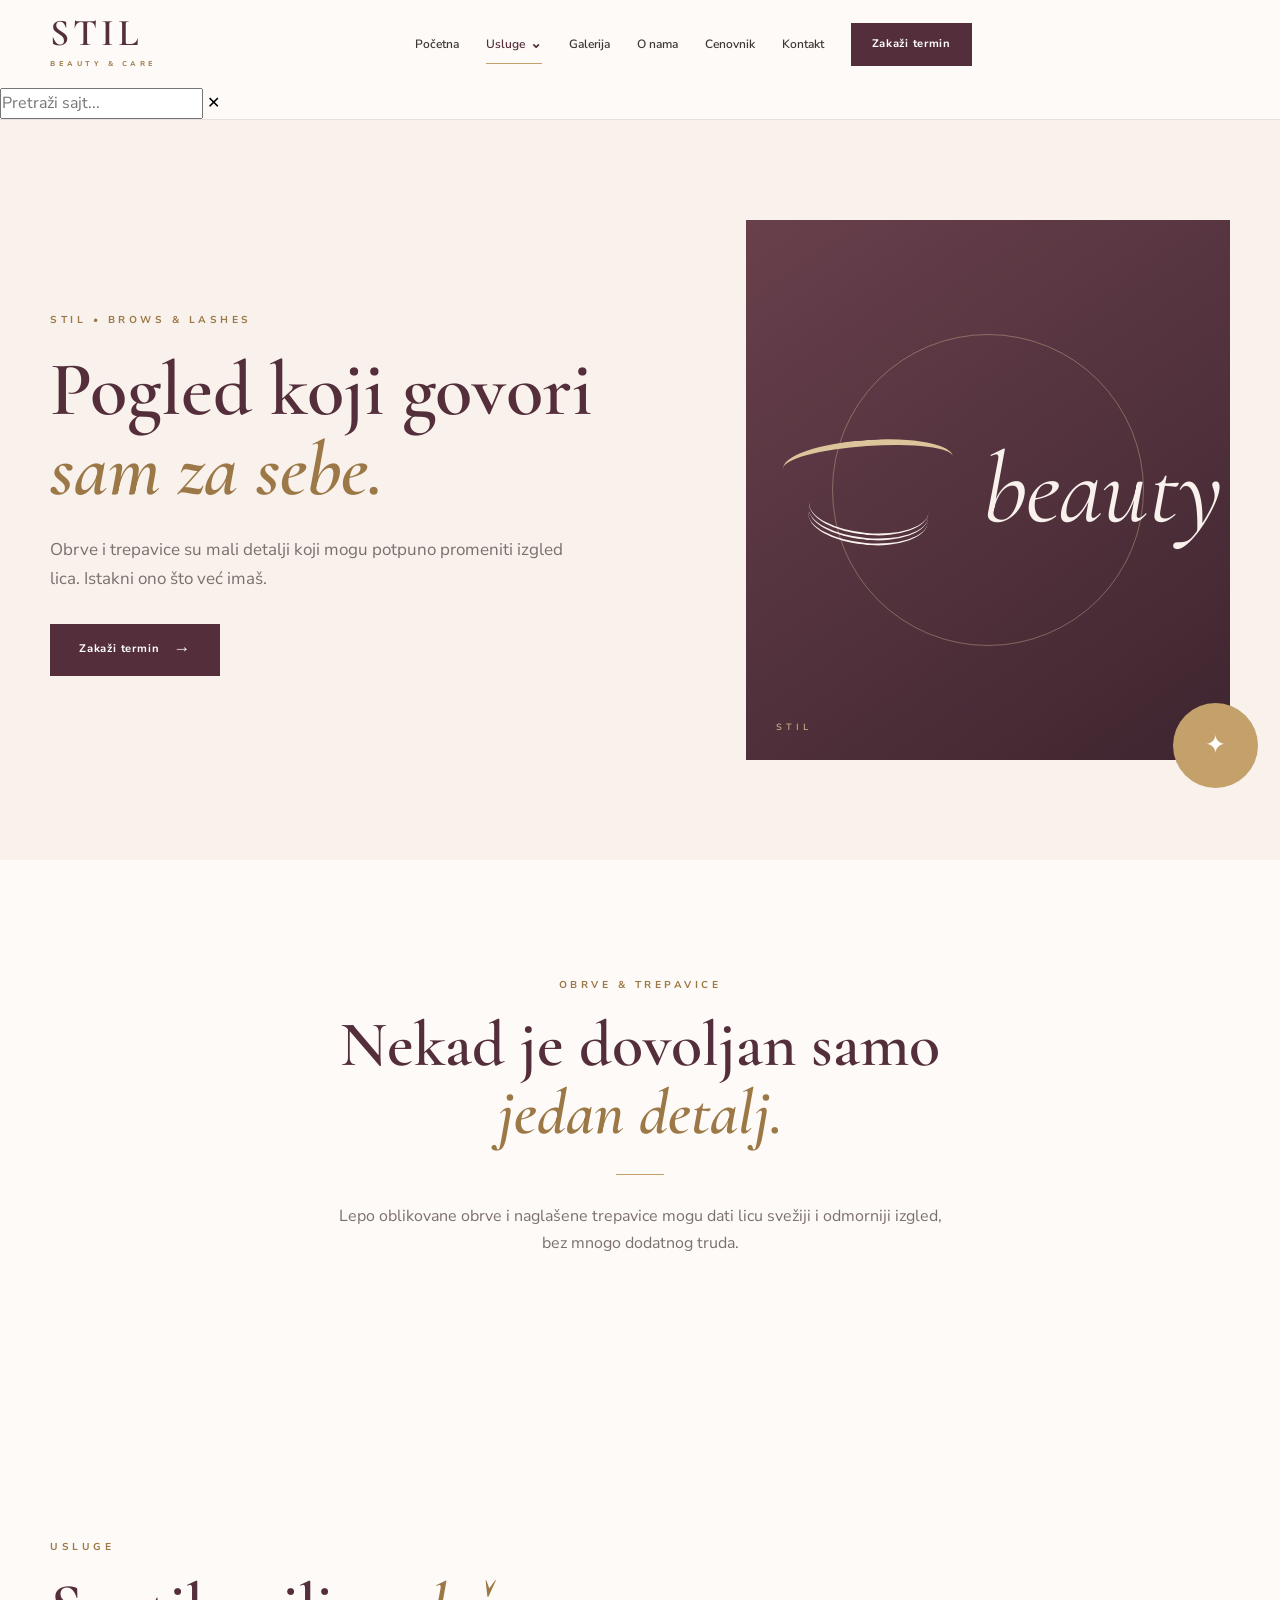
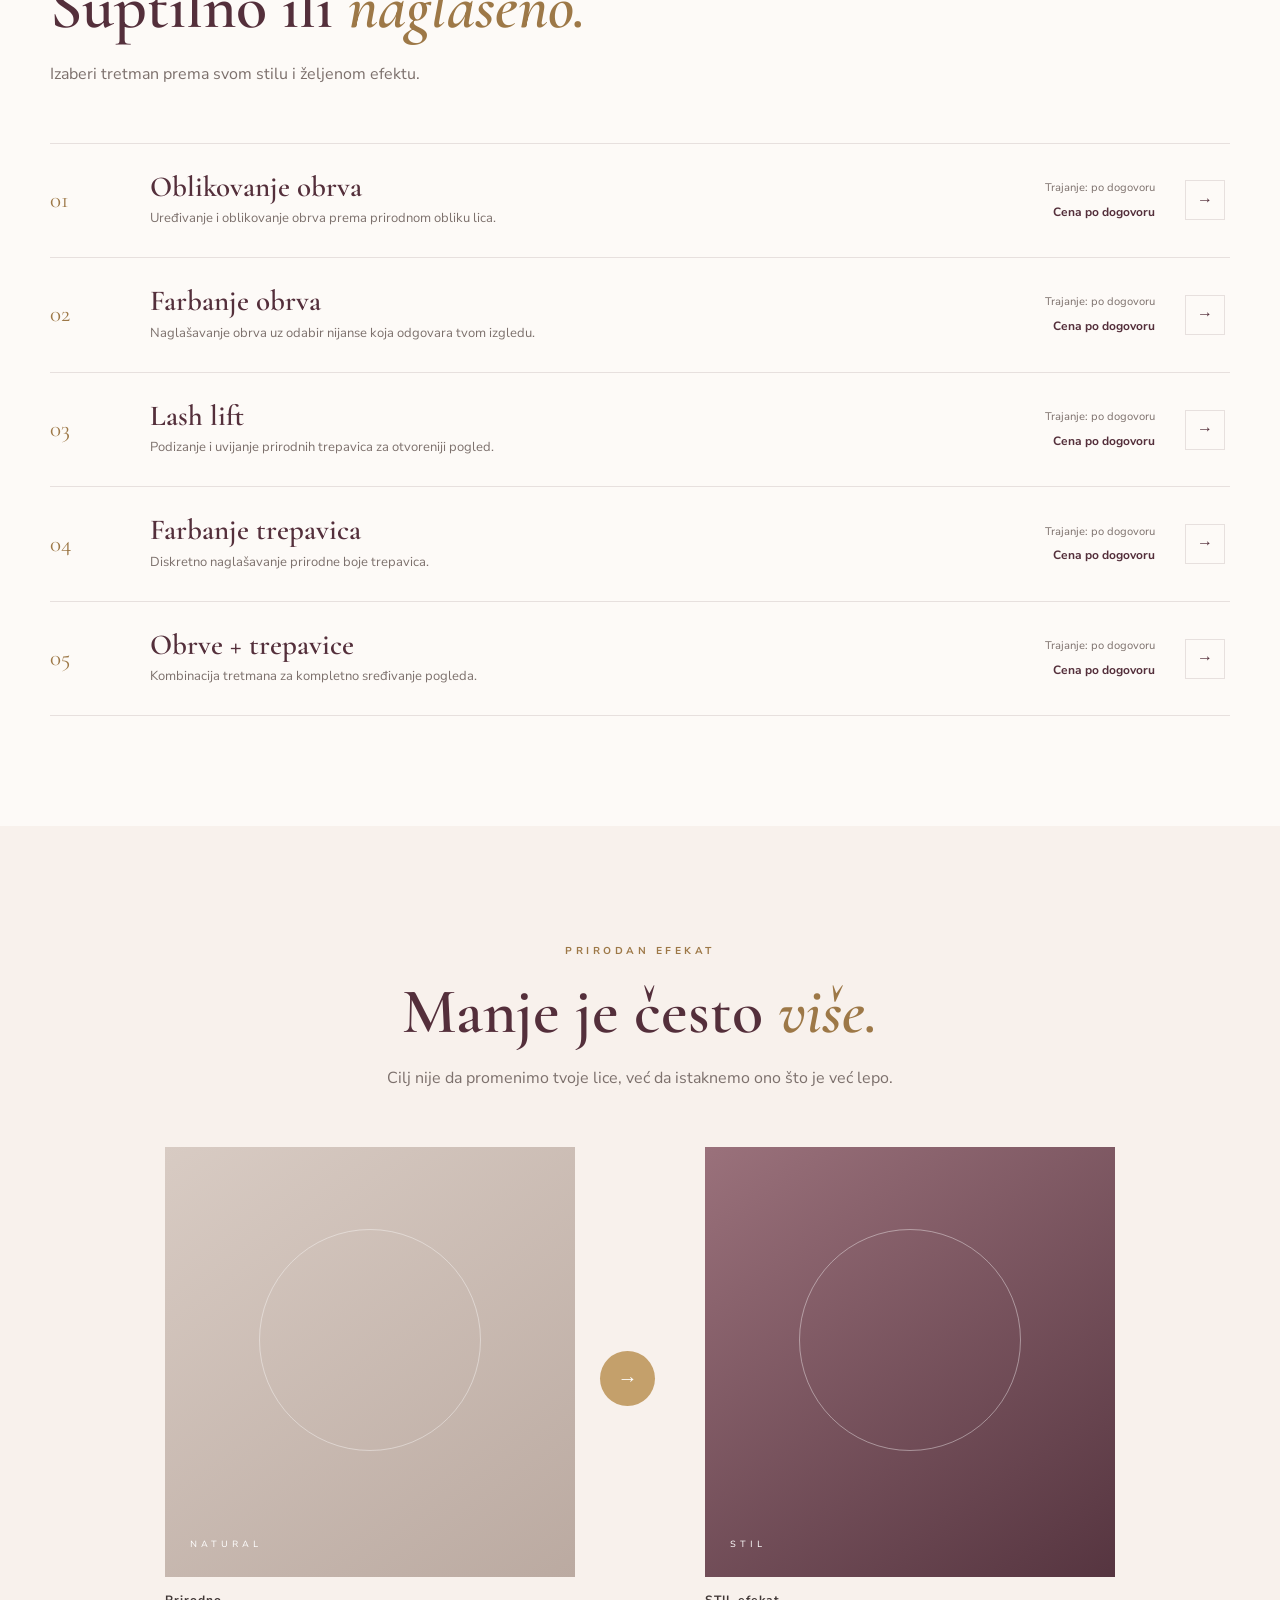
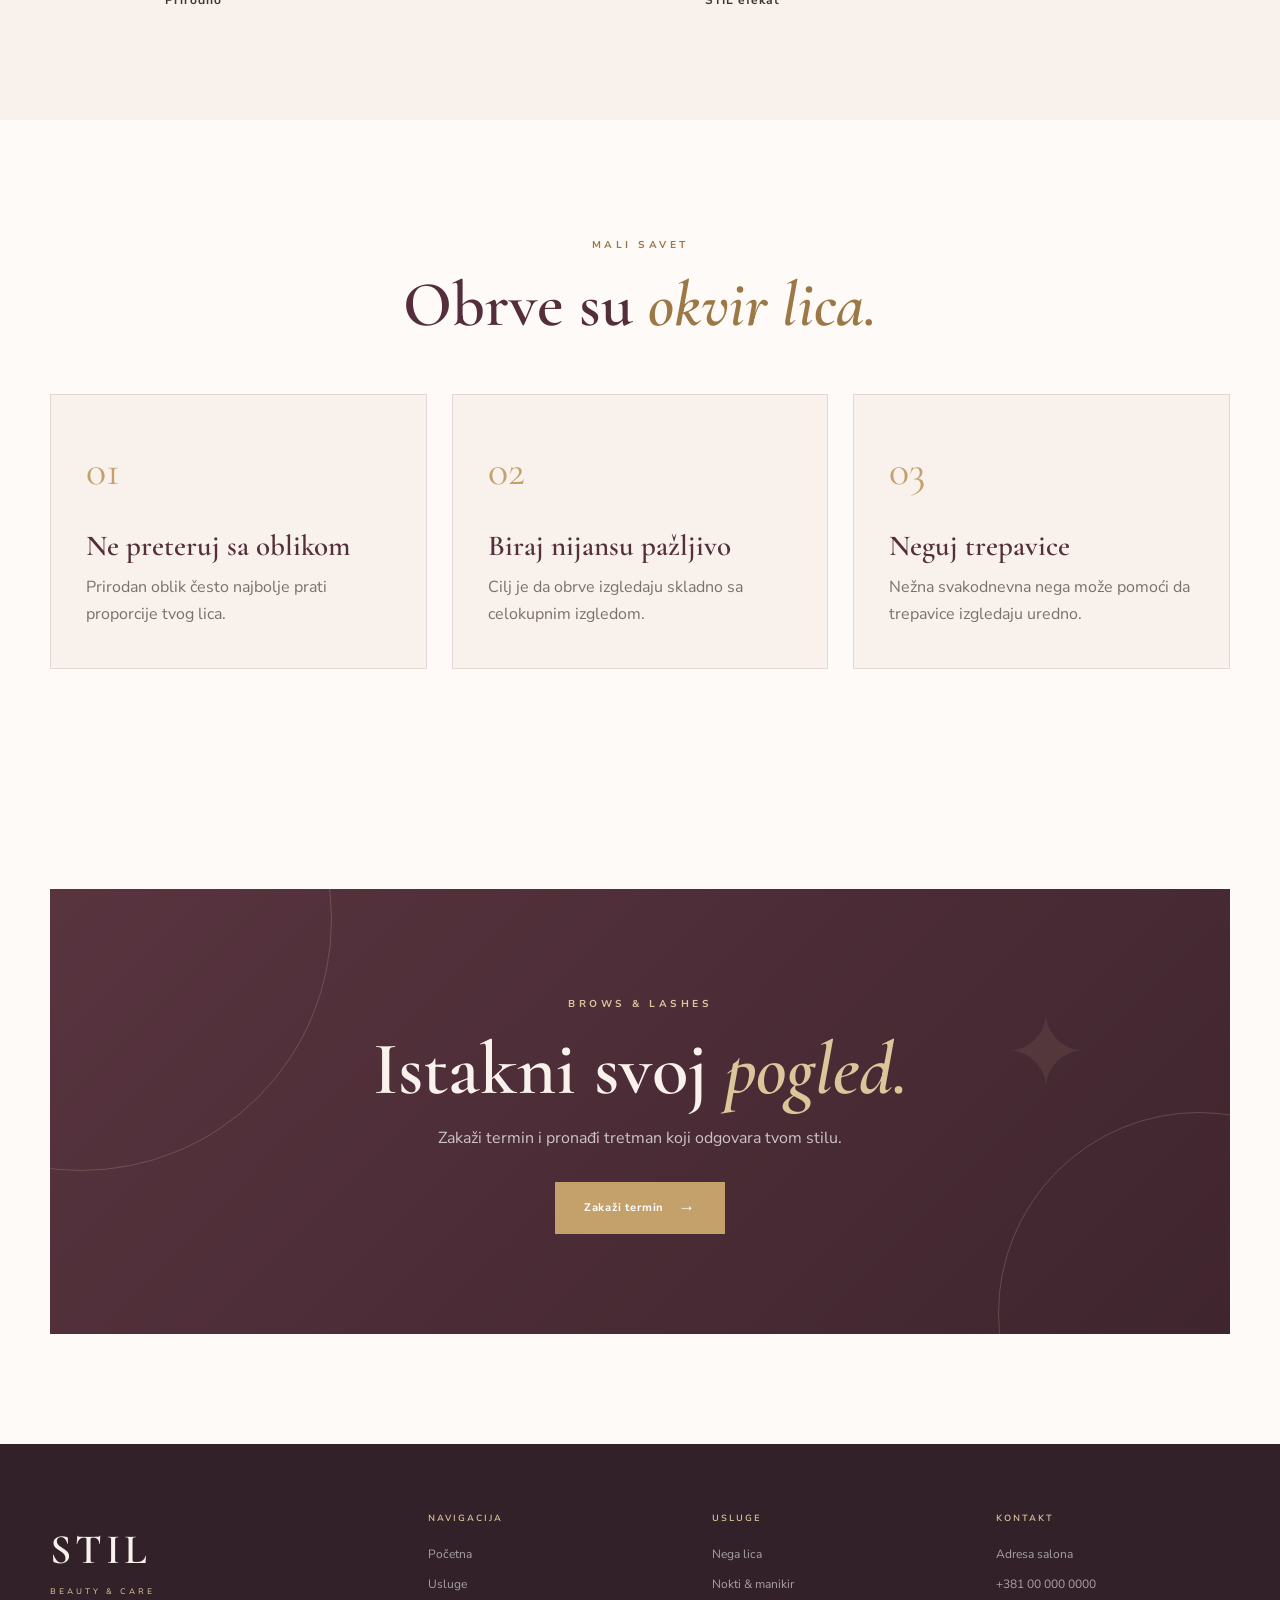
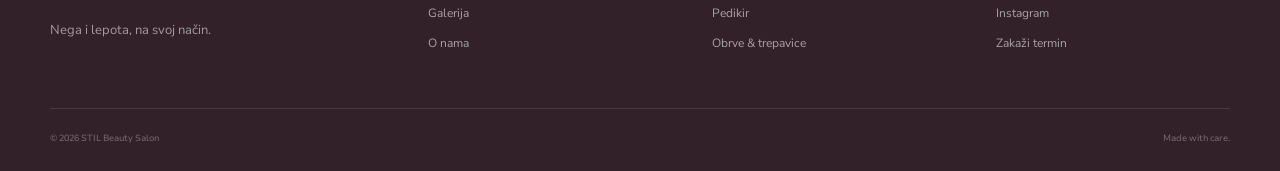
<file: obrve-trepavice.html>
<!DOCTYPE html>

<html lang="sr">
<head>
<meta charset="utf-8"/>
<meta content="width=device-width, initial-scale=1.0" name="viewport"/>
<title>Obrve &amp; Trepavice | STIL Beauty Salon</title>
<meta content="Obrve i trepavice u STIL Beauty Salonu — oblikovanje, nega i isticanje prirodne lepote." name="description"/>
<link href="https://fonts.googleapis.com" rel="preconnect"/>
<link crossorigin="" href="https://fonts.gstatic.com" rel="preconnect"/>
<link href="https://fonts.googleapis.com/css2?family=Cormorant+Garamond:wght@400;500;600;700&amp;family=Nunito+Sans:wght@300;400;500;600;700&amp;display=swap" rel="stylesheet"/>
<link href="style.css" rel="stylesheet"/>
</head>
<body>
<!-- =========================================================
     HEADER
========================================================= -->
<header class="site-header" id="siteHeader">
<div class="container header-inner">
<a aria-label="STIL Beauty Salon - Početna" class="logo" href="index.html">
<span class="logo-main">STIL</span>
<span class="logo-sub">beauty &amp; care</span>
</a>
<nav class="main-nav" id="mainNav">
<a class="nav-link" href="index.html">
                Početna
            </a>
<div class="nav-dropdown">
<a class="nav-link dropdown-trigger active" href="usluge.html">
                    Usluge
                    <span class="dropdown-arrow">⌄</span>
</a>
<div class="dropdown-menu">
<a href="nega-lica.html">
                        Nega lica
                    </a>
<a href="nokti.html">
                        Nokti &amp; manikir
                    </a>
<a href="pedikir.html">
                        Pedikir
                    </a>
<a class="active" href="obrve-trepavice.html">
                        Obrve &amp; trepavice
                    </a>
</div>
</div>
<a class="nav-link" href="galerija.html">
                Galerija
            </a>
<a class="nav-link" href="o-nama.html">
                O nama
            </a>
<a class="nav-link" href="cenovnik.html">
                Cenovnik
            </a>
<a class="nav-link" href="kontakt.html">
                Kontakt
            </a>
<a class="nav-cta" href="kontakt.html">
                Zakaži termin
            </a>
</nav>
<button aria-label="Pretraga" class="search-toggle" id="searchToggle">
<svg fill="none" stroke="currentColor" stroke-linecap="round" stroke-linejoin="round" stroke-width="2" viewbox="0 0 24 24">
<circle cx="11" cy="11" r="7"></circle>
<line x1="21" x2="16.65" y1="21" y2="16.65"></line>
</svg>
</button>
<button aria-expanded="false" aria-label="Otvori meni" class="menu-toggle" id="menuToggle">
<span></span>
<span></span>
<span></span>
</button>
</div>
<!-- =========================================================
     SEARCH OVERLAY
========================================================= -->
<div class="search-overlay" id="searchOverlay">
<div class="search-box">
<div class="search-box-top">
<input autocomplete="off" id="searchInput" placeholder="Pretraži sajt..." type="text"/>
<button aria-label="Zatvori pretragu" class="search-close" id="searchClose">
                ✕
            </button>
</div>
<div class="search-results" id="searchResults"></div>
</div>
</div>
</header>
<main>
<!-- =========================================================
     HERO
========================================================= -->
<section class="service-detail-hero eyes-hero" id="pogled-koji-govori-sam-za-sebe">
<div class="container service-detail-grid">
<div class="service-detail-content reveal">
<span class="section-kicker">
                STIL • BROWS &amp; LASHES
            </span>
<h1>
                Pogled koji
                govori <em>sam za sebe.</em>
</h1>
<p>
                Obrve i trepavice su mali detalji koji mogu
                potpuno promeniti izgled lica. Istakni ono
                što već imaš.
            </p>
<a class="btn btn-primary" href="kontakt.html">
                Zakaži termin
                <span>→</span>
</a>
</div>
<div class="service-detail-visual reveal">
<div class="detail-image-placeholder eyes-placeholder">
<div class="eye-decoration">
<span class="brow-line"></span>
<span class="lash-line lash-one"></span>
<span class="lash-line lash-two"></span>
<span class="lash-line lash-three"></span>
</div>
<span class="detail-script">
                    beauty
                </span>
<span class="detail-brand">
                    STIL
                </span>
</div>
<div class="detail-gold-circle">
                ✦
            </div>
</div>
</div>
</section>
<!-- =========================================================
     INTRO
========================================================= -->
<section class="service-intro section" id="nekad-je-dovoljan-samo-jedan-detalj">
<div class="container narrow-container">
<div class="section-heading centered reveal">
<span class="section-kicker">
                OBRVE &amp; TREPAVICE
            </span>
<h2>
                Nekad je dovoljan
                samo <em>jedan detalj.</em>
</h2>
<div class="gold-divider"></div>
<p>
                Lepo oblikovane obrve i naglašene trepavice
                mogu dati licu svežiji i odmorniji izgled,
                bez mnogo dodatnog truda.
            </p>
</div>
</div>
</section>
<!-- =========================================================
     SERVICES
========================================================= -->
<section class="treatments-section section" id="suptilno-ili-naglaseno">
<div class="container">
<div class="section-heading reveal">
<span class="section-kicker">
                USLUGE
            </span>
<h2>
                Suptilno ili
                <em>naglašeno.</em>
</h2>
<p>
                Izaberi tretman prema svom stilu i željenom
                efektu.
            </p>
</div>
<div class="treatments-list">
<!-- 01 -->
<article class="treatment-card reveal">
<div class="treatment-index">
                    01
                </div>
<div class="treatment-main">
<h3>
                        Oblikovanje obrva
                    </h3>
<p>
                        Uređivanje i oblikovanje obrva prema
                        prirodnom obliku lica.
                    </p>
</div>
<div class="treatment-meta">
<span>
                        Trajanje: po dogovoru
                    </span>
<strong>
                        Cena po dogovoru
                    </strong>
</div>
<a class="treatment-arrow" href="kontakt.html">
                    →
                </a>
</article>
<!-- 02 -->
<article class="treatment-card reveal">
<div class="treatment-index">
                    02
                </div>
<div class="treatment-main">
<h3>
                        Farbanje obrva
                    </h3>
<p>
                        Naglašavanje obrva uz odabir nijanse
                        koja odgovara tvom izgledu.
                    </p>
</div>
<div class="treatment-meta">
<span>
                        Trajanje: po dogovoru
                    </span>
<strong>
                        Cena po dogovoru
                    </strong>
</div>
<a class="treatment-arrow" href="kontakt.html">
                    →
                </a>
</article>
<!-- 03 -->
<article class="treatment-card reveal">
<div class="treatment-index">
                    03
                </div>
<div class="treatment-main">
<h3>
                        Lash lift
                    </h3>
<p>
                        Podizanje i uvijanje prirodnih trepavica
                        za otvoreniji pogled.
                    </p>
</div>
<div class="treatment-meta">
<span>
                        Trajanje: po dogovoru
                    </span>
<strong>
                        Cena po dogovoru
                    </strong>
</div>
<a class="treatment-arrow" href="kontakt.html">
                    →
                </a>
</article>
<!-- 04 -->
<article class="treatment-card reveal">
<div class="treatment-index">
                    04
                </div>
<div class="treatment-main">
<h3>
                        Farbanje trepavica
                    </h3>
<p>
                        Diskretno naglašavanje prirodne boje
                        trepavica.
                    </p>
</div>
<div class="treatment-meta">
<span>
                        Trajanje: po dogovoru
                    </span>
<strong>
                        Cena po dogovoru
                    </strong>
</div>
<a class="treatment-arrow" href="kontakt.html">
                    →
                </a>
</article>
<!-- 05 -->
<article class="treatment-card reveal">
<div class="treatment-index">
                    05
                </div>
<div class="treatment-main">
<h3>
                        Obrve + trepavice
                    </h3>
<p>
                        Kombinacija tretmana za kompletno
                        sređivanje pogleda.
                    </p>
</div>
<div class="treatment-meta">
<span>
                        Trajanje: po dogovoru
                    </span>
<strong>
                        Cena po dogovoru
                    </strong>
</div>
<a class="treatment-arrow" href="kontakt.html">
                    →
                </a>
</article>
</div>
</div>
</section>
<!-- =========================================================
     BEFORE / AFTER CONCEPT
========================================================= -->
<section class="brows-result-section section" id="manje-je-cesto-vise">
<div class="container">
<div class="section-heading centered reveal">
<span class="section-kicker">
                PRIRODAN EFEKAT
            </span>
<h2>
                Manje je često
                <em>više.</em>
</h2>
<p>
                Cilj nije da promenimo tvoje lice,
                već da istaknemo ono što je već lepo.
            </p>
</div>
<div class="result-grid">
<div class="result-card reveal">
<div class="result-placeholder result-before">
<span>
                        NATURAL
                    </span>
</div>
<div class="result-label">
                    Prirodno
                </div>
</div>
<div class="result-arrow reveal">
                →
            </div>
<div class="result-card reveal">
<div class="result-placeholder result-after">
<span>
                        STIL
                    </span>
</div>
<div class="result-label">
                    STIL efekat
                </div>
</div>
</div>
</div>
</section>
<!-- =========================================================
     TIPS
========================================================= -->
<section class="tips-section section" id="obrve-su-okvir-lica">
<div class="container">
<div class="section-heading centered reveal">
<span class="section-kicker">
                MALI SAVET
            </span>
<h2>
                Obrve su
                <em>okvir lica.</em>
</h2>
</div>
<div class="tips-grid">
<div class="tip-card reveal">
<span class="tip-number">
                    01
                </span>
<h3>
                    Ne preteruj sa oblikom
                </h3>
<p>
                    Prirodan oblik često najbolje prati
                    proporcije tvog lica.
                </p>
</div>
<div class="tip-card reveal">
<span class="tip-number">
                    02
                </span>
<h3>
                    Biraj nijansu pažljivo
                </h3>
<p>
                    Cilj je da obrve izgledaju skladno
                    sa celokupnim izgledom.
                </p>
</div>
<div class="tip-card reveal">
<span class="tip-number">
                    03
                </span>
<h3>
                    Neguj trepavice
                </h3>
<p>
                    Nežna svakodnevna nega može pomoći
                    da trepavice izgledaju uredno.
                </p>
</div>
</div>
</div>
</section>
<!-- =========================================================
     CTA
========================================================= -->
<section class="cta-section section" id="istakni-svoj-pogled">
<div class="container">
<div class="cta-box reveal">
<div class="cta-decoration">
                ✦
            </div>
<span class="section-kicker">
                BROWS &amp; LASHES
            </span>
<h2>
                Istakni svoj
                <em>pogled.</em>
</h2>
<p>
                Zakaži termin i pronađi tretman koji
                odgovara tvom stilu.
            </p>
<a class="btn btn-primary" href="kontakt.html">
                Zakaži termin
                <span>→</span>
</a>
</div>
</div>
</section>
</main>
<!-- =========================================================
     FOOTER
========================================================= -->
<footer class="site-footer">
<div class="container">
<div class="footer-grid">
<div class="footer-brand">
<a class="footer-logo" href="index.html">
<span>STIL</span>
<small>
                        beauty &amp; care
                    </small>
</a>
<p>
                    Nega i lepota,
                    na svoj način.
                </p>
</div>
<div class="footer-column">
<h4>Navigacija</h4>
<a href="index.html">Početna</a>
<a href="usluge.html">Usluge</a>
<a href="galerija.html">Galerija</a>
<a href="o-nama.html">O nama</a>
</div>
<div class="footer-column">
<h4>Usluge</h4>
<a href="nega-lica.html">Nega lica</a>
<a href="nokti.html">Nokti &amp; manikir</a>
<a href="pedikir.html">Pedikir</a>
<a href="obrve-trepavice.html">Obrve &amp; trepavice</a>
</div>
<div class="footer-column">
<h4>Kontakt</h4>
<p>
                    Adresa salona
                </p>
<a href="tel:+381000000000">
                    +381 00 000 0000
                </a>
<a href="#">
                    Instagram
                </a>
<a href="kontakt.html">
                    Zakaži termin
                </a>
</div>
</div>
<div class="footer-bottom">
<span>
                © 2026 STIL Beauty Salon
            </span>
<span>
                Made with care.
            </span>
</div>
</div>
</footer>
<script src="js_main.js"></script>
</body>
</html>
</file>
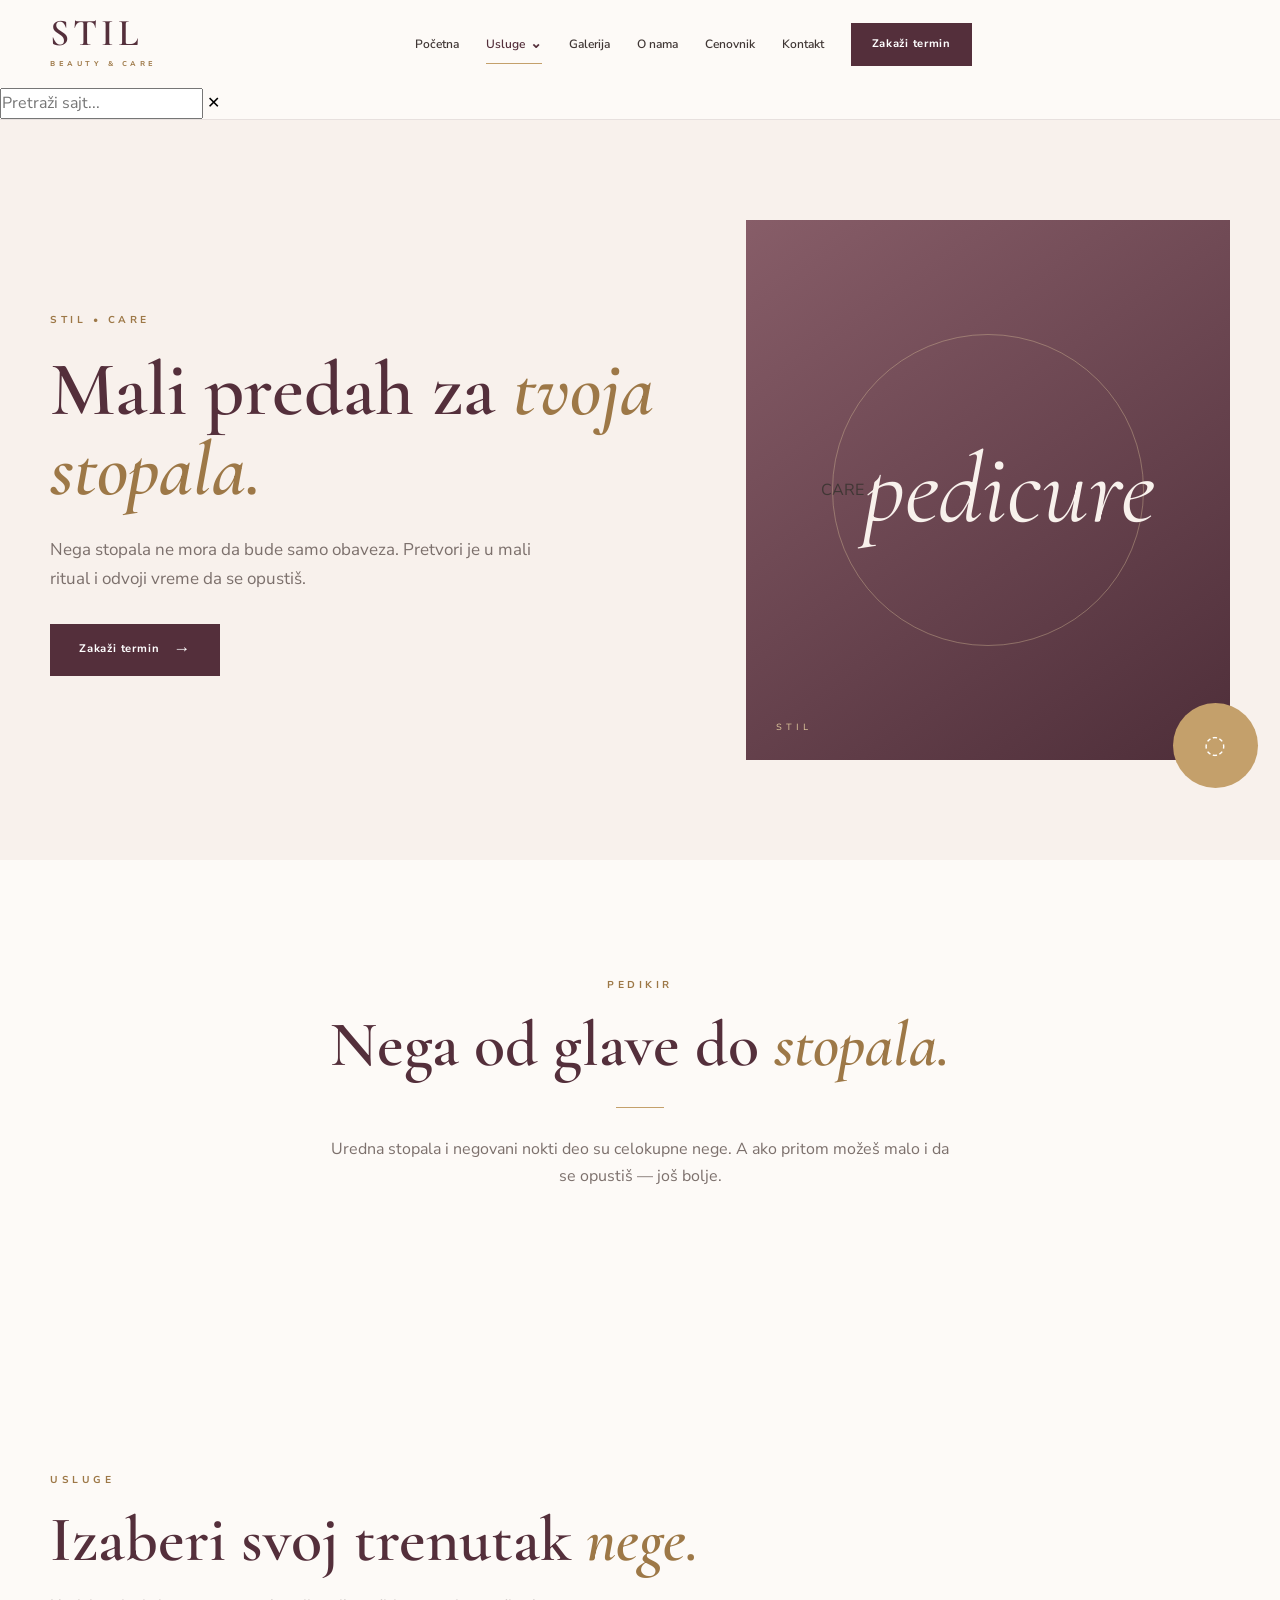
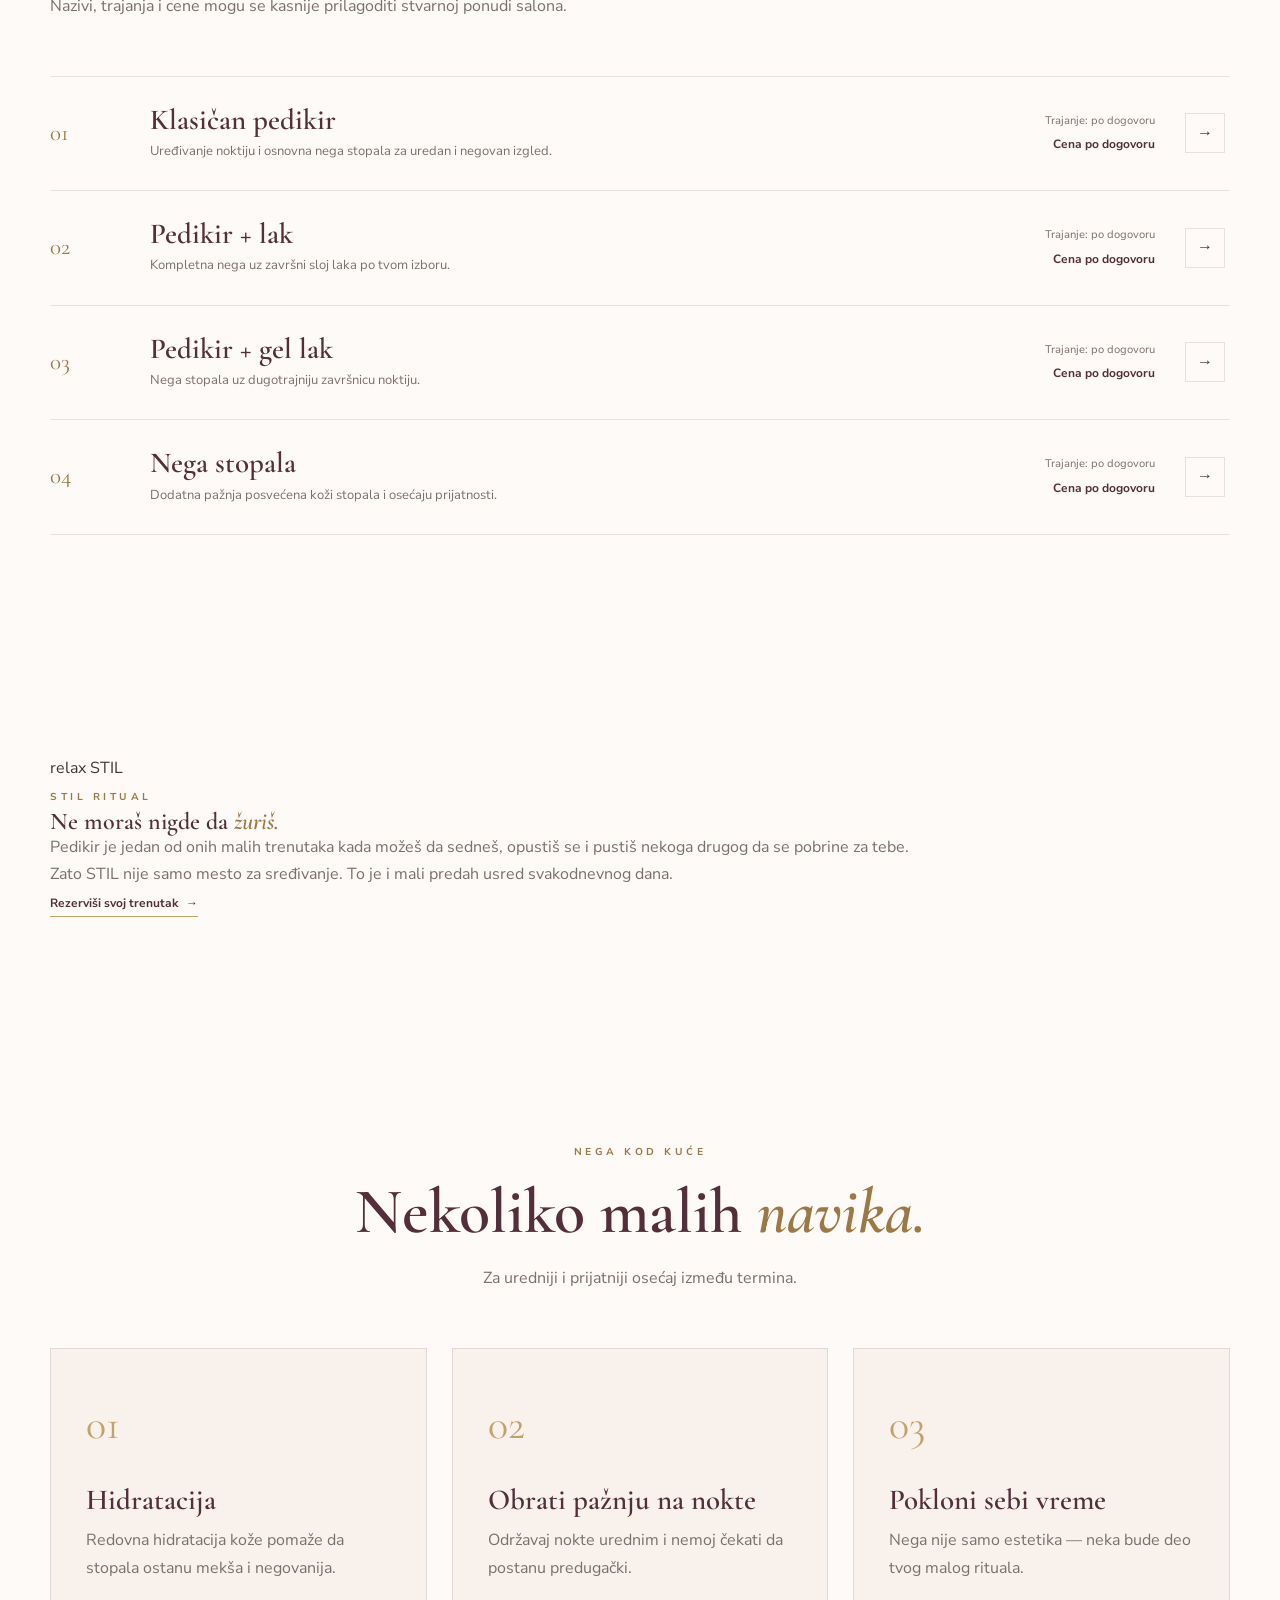
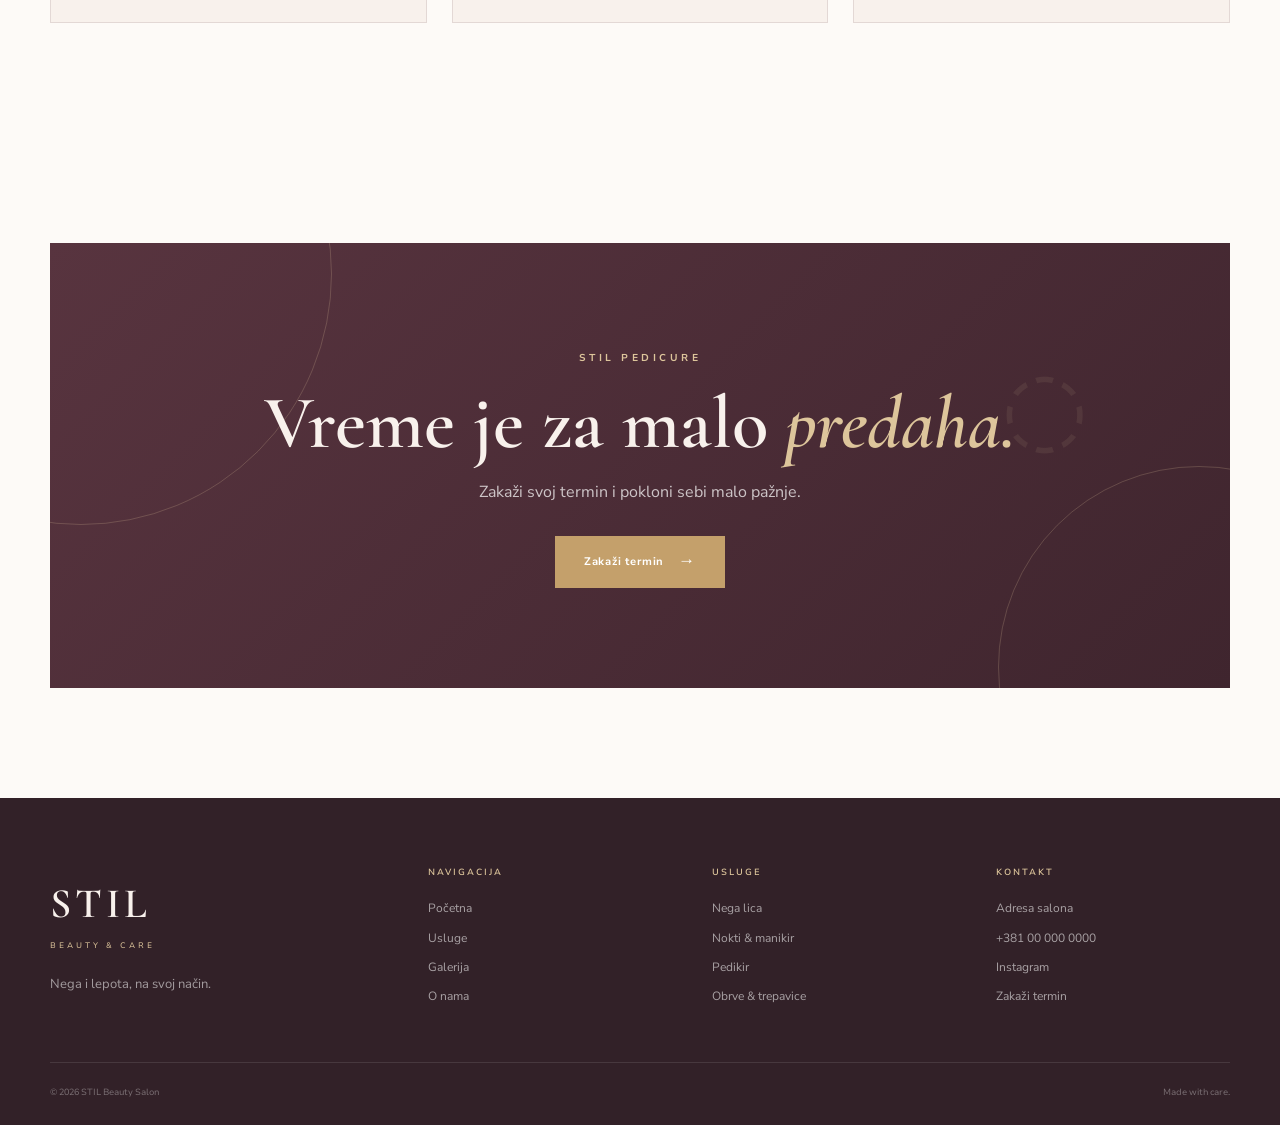
<file: pedikir.html>
<!DOCTYPE html>

<html lang="sr">
<head>
<meta charset="utf-8"/>
<meta content="width=device-width, initial-scale=1.0" name="viewport"/>
<title>Pedikir | STIL Beauty Salon</title>
<meta content="Pedikir i nega stopala u STIL Beauty Salonu — urednost, nega i trenutak za opuštanje." name="description"/>
<link href="https://fonts.googleapis.com" rel="preconnect"/>
<link crossorigin="" href="https://fonts.gstatic.com" rel="preconnect"/>
<link href="https://fonts.googleapis.com/css2?family=Cormorant+Garamond:wght@400;500;600;700&amp;family=Nunito+Sans:wght@300;400;500;600;700&amp;display=swap" rel="stylesheet"/>
<link href="style.css" rel="stylesheet"/>
</head>
<body>
<!-- =========================================================
     HEADER
========================================================= -->
<header class="site-header" id="siteHeader">
<div class="container header-inner">
<a aria-label="STIL Beauty Salon - Početna" class="logo" href="index.html">
<span class="logo-main">STIL</span>
<span class="logo-sub">beauty &amp; care</span>
</a>
<nav class="main-nav" id="mainNav">
<a class="nav-link" href="index.html">
                Početna
            </a>
<div class="nav-dropdown">
<a class="nav-link dropdown-trigger active" href="usluge.html">
                    Usluge
                    <span class="dropdown-arrow">⌄</span>
</a>
<div class="dropdown-menu">
<a href="nega-lica.html">
                        Nega lica
                    </a>
<a href="nokti.html">
                        Nokti &amp; manikir
                    </a>
<a class="active" href="pedikir.html">
                        Pedikir
                    </a>
<a href="obrve-trepavice.html">
                        Obrve &amp; trepavice
                    </a>
</div>
</div>
<a class="nav-link" href="galerija.html">
                Galerija
            </a>
<a class="nav-link" href="o-nama.html">
                O nama
            </a>
<a class="nav-link" href="cenovnik.html">
                Cenovnik
            </a>
<a class="nav-link" href="kontakt.html">
                Kontakt
            </a>
<a class="nav-cta" href="kontakt.html">
                Zakaži termin
            </a>
</nav>
<button aria-label="Pretraga" class="search-toggle" id="searchToggle">
<svg fill="none" stroke="currentColor" stroke-linecap="round" stroke-linejoin="round" stroke-width="2" viewbox="0 0 24 24">
<circle cx="11" cy="11" r="7"></circle>
<line x1="21" x2="16.65" y1="21" y2="16.65"></line>
</svg>
</button>
<button aria-expanded="false" aria-label="Otvori meni" class="menu-toggle" id="menuToggle">
<span></span>
<span></span>
<span></span>
</button>
</div>
<!-- =========================================================
     SEARCH OVERLAY
========================================================= -->
<div class="search-overlay" id="searchOverlay">
<div class="search-box">
<div class="search-box-top">
<input autocomplete="off" id="searchInput" placeholder="Pretraži sajt..." type="text"/>
<button aria-label="Zatvori pretragu" class="search-close" id="searchClose">
                ✕
            </button>
</div>
<div class="search-results" id="searchResults"></div>
</div>
</div>
</header>
<main>
<!-- =========================================================
     HERO
========================================================= -->
<section class="service-detail-hero pedicure-hero" id="mali-predah-za-tvoja-stopala">
<div class="container service-detail-grid">
<div class="service-detail-content reveal">
<span class="section-kicker">
                STIL • CARE
            </span>
<h1>
                Mali predah
                za <em>tvoja stopala.</em>
</h1>
<p>
                Nega stopala ne mora da bude samo obaveza.
                Pretvori je u mali ritual i odvoji vreme
                da se opustiš.
            </p>
<a class="btn btn-primary" href="kontakt.html">
                Zakaži termin
                <span>→</span>
</a>
</div>
<div class="service-detail-visual reveal">
<div class="detail-image-placeholder pedicure-placeholder">
<div class="pedicure-decoration">
<span>CARE</span>
</div>
<span class="detail-script">
                    pedicure
                </span>
<span class="detail-brand">
                    STIL
                </span>
</div>
<div class="detail-gold-circle">
                ◌
            </div>
</div>
</div>
</section>
<!-- =========================================================
     INTRO
========================================================= -->
<section class="service-intro section" id="nega-od-glave-do-stopala">
<div class="container narrow-container">
<div class="section-heading centered reveal">
<span class="section-kicker">
                PEDIKIR
            </span>
<h2>
                Nega od glave
                do <em>stopala.</em>
</h2>
<div class="gold-divider"></div>
<p>
                Uredna stopala i negovani nokti deo su celokupne
                nege. A ako pritom možeš malo i da se opustiš —
                još bolje.
            </p>
</div>
</div>
</section>
<!-- =========================================================
     PEDICURE SERVICES
========================================================= -->
<section class="treatments-section section" id="izaberi-svoj-trenutak-nege">
<div class="container">
<div class="section-heading reveal">
<span class="section-kicker">
                USLUGE
            </span>
<h2>
                Izaberi svoj
                trenutak <em>nege.</em>
</h2>
<p>
                Nazivi, trajanja i cene mogu se kasnije
                prilagoditi stvarnoj ponudi salona.
            </p>
</div>
<div class="treatments-list">
<!-- 01 -->
<article class="treatment-card reveal">
<div class="treatment-index">
                    01
                </div>
<div class="treatment-main">
<h3>
                        Klasičan pedikir
                    </h3>
<p>
                        Uređivanje noktiju i osnovna nega
                        stopala za uredan i negovan izgled.
                    </p>
</div>
<div class="treatment-meta">
<span>
                        Trajanje: po dogovoru
                    </span>
<strong>
                        Cena po dogovoru
                    </strong>
</div>
<a class="treatment-arrow" href="kontakt.html">
                    →
                </a>
</article>
<!-- 02 -->
<article class="treatment-card reveal">
<div class="treatment-index">
                    02
                </div>
<div class="treatment-main">
<h3>
                        Pedikir + lak
                    </h3>
<p>
                        Kompletna nega uz završni sloj laka
                        po tvom izboru.
                    </p>
</div>
<div class="treatment-meta">
<span>
                        Trajanje: po dogovoru
                    </span>
<strong>
                        Cena po dogovoru
                    </strong>
</div>
<a class="treatment-arrow" href="kontakt.html">
                    →
                </a>
</article>
<!-- 03 -->
<article class="treatment-card reveal">
<div class="treatment-index">
                    03
                </div>
<div class="treatment-main">
<h3>
                        Pedikir + gel lak
                    </h3>
<p>
                        Nega stopala uz dugotrajniju završnicu
                        noktiju.
                    </p>
</div>
<div class="treatment-meta">
<span>
                        Trajanje: po dogovoru
                    </span>
<strong>
                        Cena po dogovoru
                    </strong>
</div>
<a class="treatment-arrow" href="kontakt.html">
                    →
                </a>
</article>
<!-- 04 -->
<article class="treatment-card reveal">
<div class="treatment-index">
                    04
                </div>
<div class="treatment-main">
<h3>
                        Nega stopala
                    </h3>
<p>
                        Dodatna pažnja posvećena koži stopala
                        i osećaju prijatnosti.
                    </p>
</div>
<div class="treatment-meta">
<span>
                        Trajanje: po dogovoru
                    </span>
<strong>
                        Cena po dogovoru
                    </strong>
</div>
<a class="treatment-arrow" href="kontakt.html">
                    →
                </a>
</article>
</div>
</div>
</section>
<!-- =========================================================
     RITUAL SECTION
========================================================= -->
<section class="pedicure-ritual section" id="ne-moras-nigde-da-zuris">
<div class="container pedicure-ritual-grid">
<div class="ritual-visual reveal">
<div class="ritual-card">
<span class="ritual-script">
                    relax
                </span>
<span class="ritual-logo">
                    STIL
                </span>
</div>
</div>
<div class="ritual-content reveal">
<span class="section-kicker">
                STIL RITUAL
            </span>
<h2>
                Ne moraš
                nigde da <em>žuriš.</em>
</h2>
<p>
                Pedikir je jedan od onih malih trenutaka
                kada možeš da sedneš, opustiš se i pustiš
                nekoga drugog da se pobrine za tebe.
            </p>
<p>
                Zato STIL nije samo mesto za sređivanje.
                To je i mali predah usred svakodnevnog dana.
            </p>
<a class="text-link" href="kontakt.html">
                Rezerviši svoj trenutak
                <span>→</span>
</a>
</div>
</div>
</section>
<!-- =========================================================
     CARE TIPS
========================================================= -->
<section class="tips-section section" id="nekoliko-malih-navika">
<div class="container">
<div class="section-heading centered reveal">
<span class="section-kicker">
                NEGA KOD KUĆE
            </span>
<h2>
                Nekoliko malih
                <em>navika.</em>
</h2>
<p>
                Za uredniji i prijatniji osećaj između termina.
            </p>
</div>
<div class="tips-grid">
<div class="tip-card reveal">
<span class="tip-number">
                    01
                </span>
<h3>
                    Hidratacija
                </h3>
<p>
                    Redovna hidratacija kože pomaže da stopala
                    ostanu mekša i negovanija.
                </p>
</div>
<div class="tip-card reveal">
<span class="tip-number">
                    02
                </span>
<h3>
                    Obrati pažnju na nokte
                </h3>
<p>
                    Održavaj nokte urednim i nemoj čekati
                    da postanu predugački.
                </p>
</div>
<div class="tip-card reveal">
<span class="tip-number">
                    03
                </span>
<h3>
                    Pokloni sebi vreme
                </h3>
<p>
                    Nega nije samo estetika — neka bude
                    deo tvog malog rituala.
                </p>
</div>
</div>
</div>
</section>
<!-- =========================================================
     CTA
========================================================= -->
<section class="cta-section section" id="vreme-je-za-malo-predaha">
<div class="container">
<div class="cta-box reveal">
<div class="cta-decoration">
                ◌
            </div>
<span class="section-kicker">
                STIL PEDICURE
            </span>
<h2>
                Vreme je za
                malo <em>predaha.</em>
</h2>
<p>
                Zakaži svoj termin i pokloni sebi
                malo pažnje.
            </p>
<a class="btn btn-primary" href="kontakt.html">
                Zakaži termin
                <span>→</span>
</a>
</div>
</div>
</section>
</main>
<!-- =========================================================
     FOOTER
========================================================= -->
<footer class="site-footer">
<div class="container">
<div class="footer-grid">
<div class="footer-brand">
<a class="footer-logo" href="index.html">
<span>STIL</span>
<small>
                        beauty &amp; care
                    </small>
</a>
<p>
                    Nega i lepota,
                    na svoj način.
                </p>
</div>
<div class="footer-column">
<h4>Navigacija</h4>
<a href="index.html">Početna</a>
<a href="usluge.html">Usluge</a>
<a href="galerija.html">Galerija</a>
<a href="o-nama.html">O nama</a>
</div>
<div class="footer-column">
<h4>Usluge</h4>
<a href="nega-lica.html">Nega lica</a>
<a href="nokti.html">Nokti &amp; manikir</a>
<a href="pedikir.html">Pedikir</a>
<a href="obrve-trepavice.html">Obrve &amp; trepavice</a>
</div>
<div class="footer-column">
<h4>Kontakt</h4>
<p>
                    Adresa salona
                </p>
<a href="tel:+381000000000">
                    +381 00 000 0000
                </a>
<a href="#">
                    Instagram
                </a>
<a href="kontakt.html">
                    Zakaži termin
                </a>
</div>
</div>
<div class="footer-bottom">
<span>
                © 2026 STIL Beauty Salon
            </span>
<span>
                Made with care.
            </span>
</div>
</div>
</footer>
<script src="js_main.js"></script>
</body>
</html>
</file>
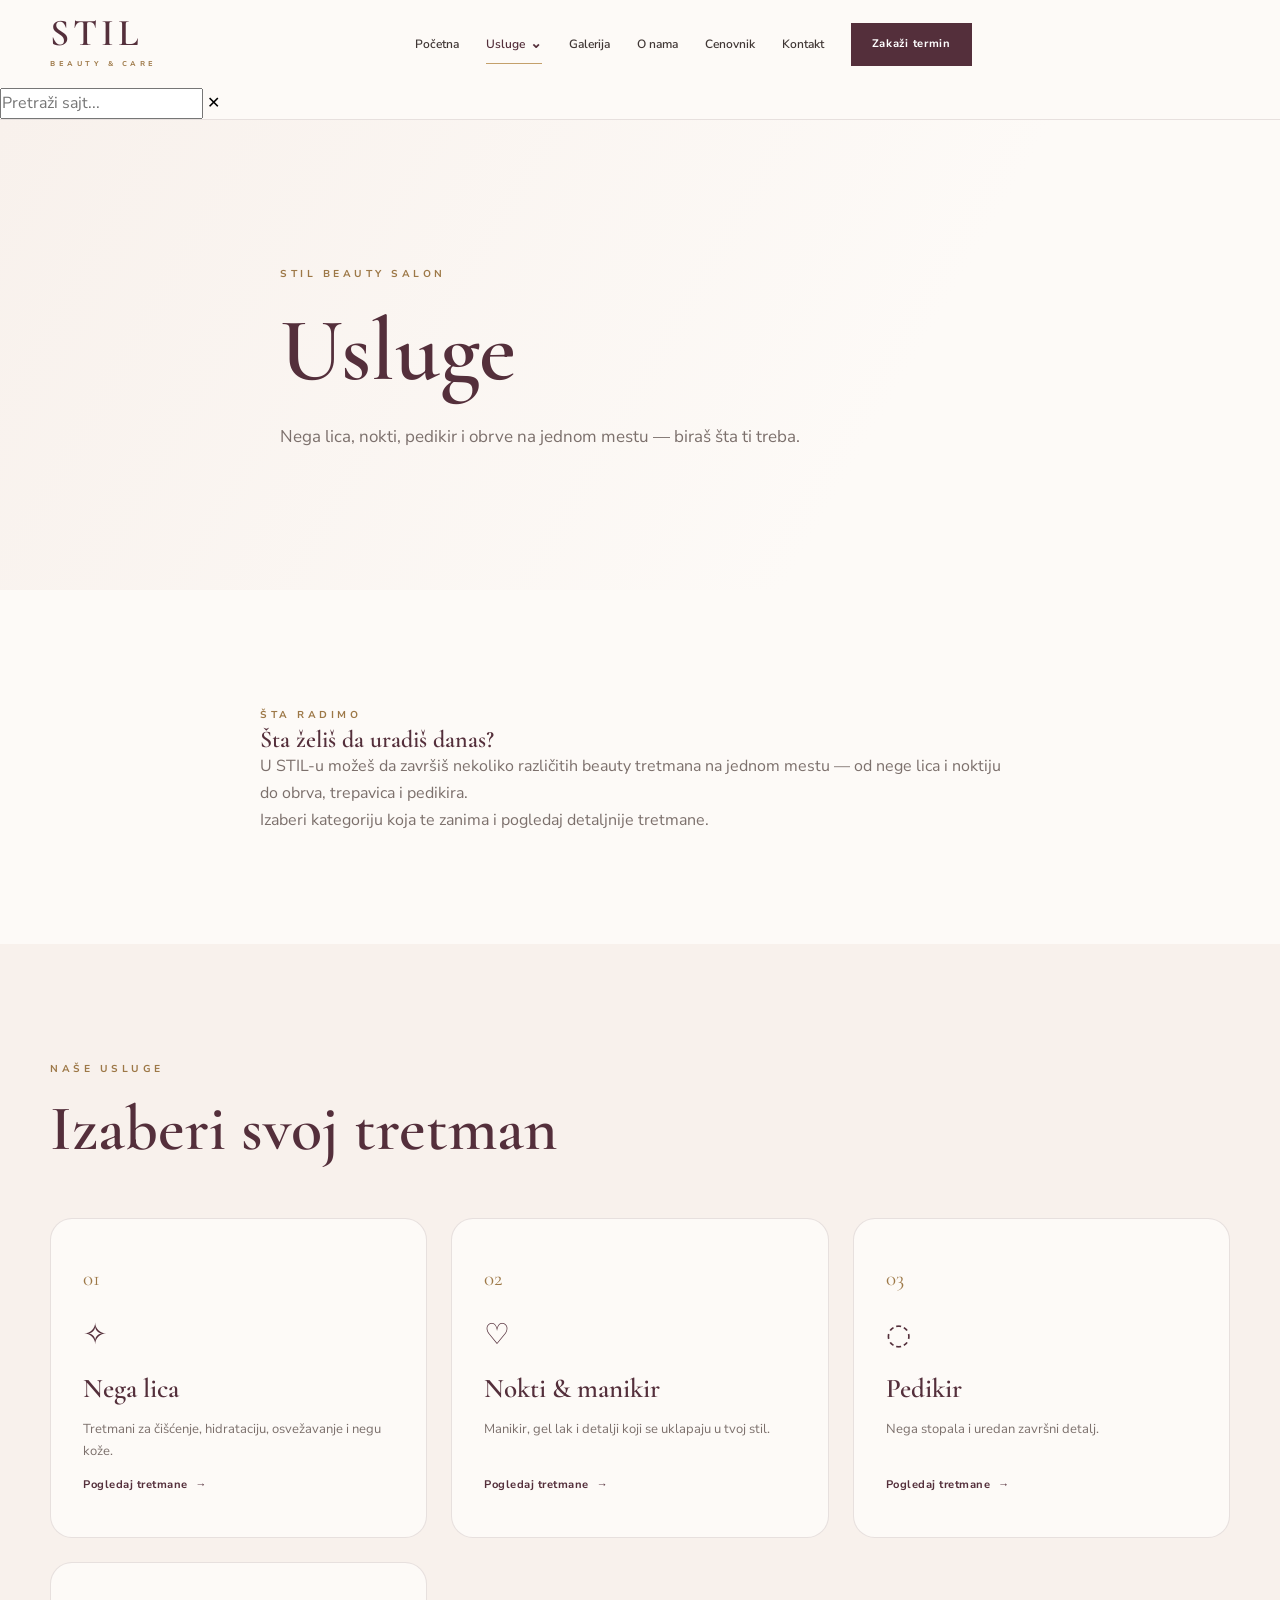
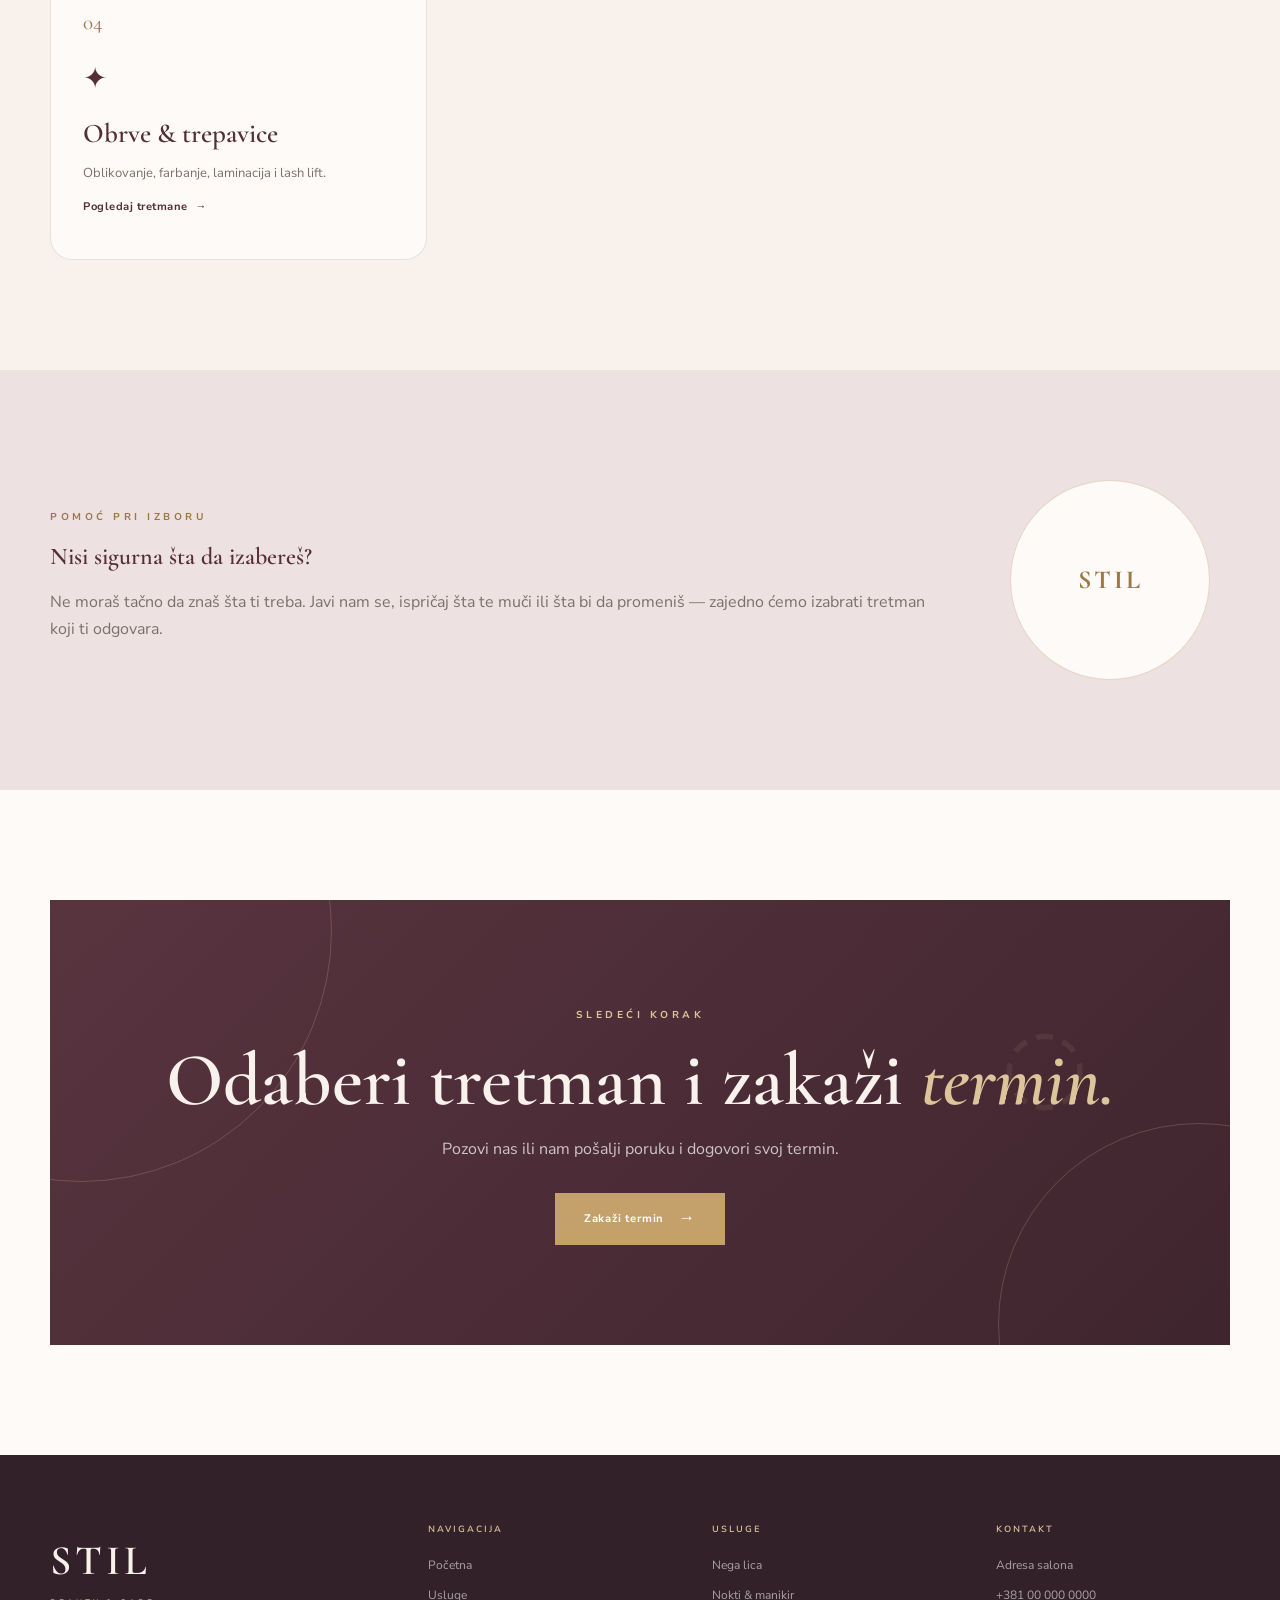
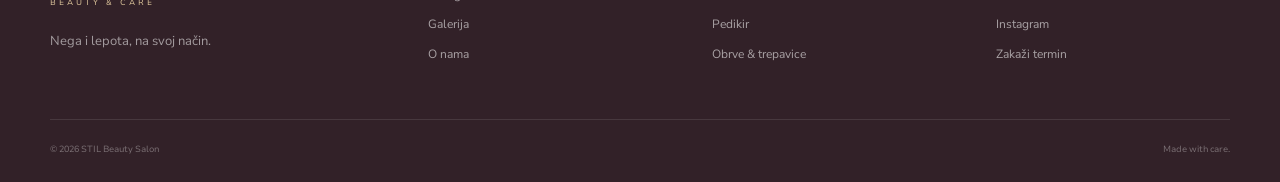
<file: usluge.html>
<!DOCTYPE html>

<html lang="sr">
<head>
<meta charset="utf-8"/>
<meta content="width=device-width, initial-scale=1.0" name="viewport"/>
<title>Usluge | STIL Beauty Salon</title>
<meta content="STIL Beauty Salon — nega lica, nokti, pedikir, obrve i trepavice i drugi beauty tretmani." name="description"/>
<link href="https://fonts.googleapis.com" rel="preconnect"/>
<link crossorigin="" href="https://fonts.gstatic.com" rel="preconnect"/>
<link href="https://fonts.googleapis.com/css2?family=Cormorant+Garamond:wght@400;500;600;700&amp;family=Nunito+Sans:wght@300;400;500;600;700&amp;display=swap" rel="stylesheet"/>
<link href="style.css" rel="stylesheet"/>
</head>
<body>
<!-- =====================================================
     HEADER
===================================================== -->
<header class="site-header" id="siteHeader">
<div class="container header-inner">
<a aria-label="STIL Beauty Salon - Početna" class="logo" href="index.html">
<span class="logo-main">STIL</span>
<span class="logo-sub">beauty &amp; care</span>
</a>
<nav class="main-nav" id="mainNav">
<a class="nav-link" href="index.html">
                Početna
            </a>
<div class="nav-dropdown">
<a class="nav-link dropdown-trigger active" href="usluge.html">
                    Usluge
                    <span class="dropdown-arrow">⌄</span>
</a>
<div class="dropdown-menu">
<a href="nega-lica.html">
                        Nega lica
                    </a>
<a href="nokti.html">
                        Nokti &amp; manikir
                    </a>
<a href="pedikir.html">
                        Pedikir
                    </a>
<a href="obrve-trepavice.html">
                        Obrve &amp; trepavice
                    </a>
</div>
</div>
<a class="nav-link" href="galerija.html">
                Galerija
            </a>
<a class="nav-link" href="o-nama.html">
                O nama
            </a>
<a class="nav-link" href="cenovnik.html">
                Cenovnik
            </a>
<a class="nav-link" href="kontakt.html">
                Kontakt
            </a>
<a class="nav-cta" href="kontakt.html">
                Zakaži termin
            </a>
</nav>
<button aria-label="Pretraga" class="search-toggle" id="searchToggle">
<svg fill="none" stroke="currentColor" stroke-linecap="round" stroke-linejoin="round" stroke-width="2" viewbox="0 0 24 24">
<circle cx="11" cy="11" r="7"></circle>
<line x1="21" x2="16.65" y1="21" y2="16.65"></line>
</svg>
</button>
<button aria-expanded="false" aria-label="Otvori meni" class="menu-toggle" id="menuToggle">
<span></span>
<span></span>
<span></span>
</button>
</div>
<!-- =========================================================
     SEARCH OVERLAY
========================================================= -->
<div class="search-overlay" id="searchOverlay">
<div class="search-box">
<div class="search-box-top">
<input autocomplete="off" id="searchInput" placeholder="Pretraži sajt..." type="text"/>
<button aria-label="Zatvori pretragu" class="search-close" id="searchClose">
                ✕
            </button>
</div>
<div class="search-results" id="searchResults"></div>
</div>
</div>
</header>
<!-- =====================================================
     PAGE HERO
===================================================== -->
<main>
<section class="page-hero" id="usluge">
<div class="container page-hero-content">
<span class="section-kicker">
            STIL BEAUTY SALON
        </span>
<h1>
            Usluge
        </h1>
<p>
            Nega lica, nokti, pedikir i obrve na jednom mestu —
            biraš šta ti treba.
        </p>
</div>
</section>
<!-- =====================================================
     INTRO
===================================================== -->
<section class="section services-intro" id="sta-zelis-da-uradis-danas">
<div class="container narrow-container">
<span class="section-kicker">
            ŠTA RADIMO
        </span>
<h2>
            Šta želiš da uradiš danas?
        </h2>
<p>
            U STIL-u možeš da završiš nekoliko različitih
            beauty tretmana na jednom mestu — od nege lica
            i noktiju do obrva, trepavica i pedikira.
        </p>
<p>
            Izaberi kategoriju koja te zanima i pogledaj
            detaljnije tretmane.
        </p>
</div>
</section>
<!-- =====================================================
     SERVICES GRID
===================================================== -->
<section class="section services-preview" id="izaberi-svoj-tretman">
<div class="container">
<div class="section-heading reveal">
<span class="section-kicker">
                NAŠE USLUGE
            </span>
<h2>
                Izaberi svoj tretman
            </h2>
</div>
<div class="services-grid">
<!-- NEGA LICA -->
<a class="service-card reveal" href="nega-lica.html">
<div class="service-number">
                    01
                </div>
<div class="service-icon">
                    ✧
                </div>
<h3>
                    Nega lica
                </h3>
<p>
                    Tretmani za čišćenje, hidrataciju,
                    osvežavanje i negu kože.
                </p>
<span class="service-link">
                    Pogledaj tretmane <span>→</span>
</span>
</a>
<!-- NOKTI -->
<a class="service-card reveal" href="nokti.html">
<div class="service-number">
                    02
                </div>
<div class="service-icon">
                    ♡
                </div>
<h3>
                    Nokti &amp; manikir
                </h3>
<p>
                    Manikir, gel lak i detalji
                    koji se uklapaju u tvoj stil.
                </p>
<span class="service-link">
                    Pogledaj tretmane <span>→</span>
</span>
</a>
<!-- PEDIKIR -->
<a class="service-card reveal" href="pedikir.html">
<div class="service-number">
                    03
                </div>
<div class="service-icon">
                    ◌
                </div>
<h3>
                    Pedikir
                </h3>
<p>
                    Nega stopala i uredan
                    završni detalj.
                </p>
<span class="service-link">
                    Pogledaj tretmane <span>→</span>
</span>
</a>
<!-- OBRVE I TREPAVICE -->
<a class="service-card reveal" href="obrve-trepavice.html">
<div class="service-number">
                    04
                </div>
<div class="service-icon">
                    ✦
                </div>
<h3>
                    Obrve &amp; trepavice
                </h3>
<p>
                    Oblikovanje, farbanje, laminacija
                    i lash lift.
                </p>
<span class="service-link">
                    Pogledaj tretmane <span>→</span>
</span>
</a>
</div>
</div>
</section>
<!-- =====================================================
     WHY STIL
===================================================== -->
<section class="section services-note" id="nisi-sigurna-sta-da-izaberes">
<div class="container">
<div class="services-note-inner">
<div class="services-note-text">
<span class="section-kicker">
                    POMOĆ PRI IZBORU
                </span>
<h2>
                    Nisi sigurna
                    šta da izabereš?
                </h2>
<p>
                    Ne moraš tačno da znaš šta ti treba. Javi nam se,
                    ispričaj šta te muči ili šta bi da promeniš — zajedno
                    ćemo izabrati tretman koji ti odgovara.
                </p>
</div>
<div class="services-note-decoration">
<div class="gold-circle">
<span>
                        STIL
                    </span>
</div>
</div>
</div>
</div>
</section>
<!-- =====================================================
     CTA
===================================================== -->
<section class="cta-section section" id="odaberi-tretman-i-zakazi-termin">
<div class="container">
<div class="cta-box reveal">
<div class="cta-decoration">
                ◌
            </div>
<span class="section-kicker">
                SLEDEĆI KORAK
            </span>
<h2>
                Odaberi tretman
                i zakaži <em>termin.</em>
</h2>
<p>
                Pozovi nas ili nam pošalji poruku
                i dogovori svoj termin.
            </p>
<a class="btn btn-primary" href="kontakt.html">
                Zakaži termin
                <span>→</span>
</a>
</div>
</div>
</section>
</main>
<!-- =====================================================
     FOOTER
===================================================== -->
<footer class="site-footer">
<div class="container">
<div class="footer-grid">
<div class="footer-brand">
<a class="footer-logo" href="index.html">
<span>STIL</span>
<small>
                        beauty &amp; care
                    </small>
</a>
<p>
                    Nega i lepota,
                    na svoj način.
                </p>
</div>
<div class="footer-column">
<h4>Navigacija</h4>
<a href="index.html">Početna</a>
<a href="usluge.html">Usluge</a>
<a href="galerija.html">Galerija</a>
<a href="o-nama.html">O nama</a>
</div>
<div class="footer-column">
<h4>Usluge</h4>
<a href="nega-lica.html">Nega lica</a>
<a href="nokti.html">Nokti &amp; manikir</a>
<a href="pedikir.html">Pedikir</a>
<a href="obrve-trepavice.html">Obrve &amp; trepavice</a>
</div>
<div class="footer-column">
<h4>Kontakt</h4>
<p>
                    Adresa salona
                </p>
<a href="tel:+381000000000">
                    +381 00 000 0000
                </a>
<a href="#">
                    Instagram
                </a>
<a href="kontakt.html">
                    Zakaži termin
                </a>
</div>
</div>
<div class="footer-bottom">
<span>
                © 2026 STIL Beauty Salon
            </span>
<span>
                Made with care.
            </span>
</div>
</div>
</footer>
<script src="js_main.js"></script>
</body>
</html>
</file>
<file: style.css>
/* =========================================================
   STIL BEAUTY SALON
   CONCEPT 02 — SOFT EDITORIAL / FEMININE BOUTIQUE
========================================================= */


/* =========================================================
   01. VARIABLES
========================================================= */

:root {

    --green-dark: #542f3b;
    --green: #76505b;
    --green-light: #a47c84;
    --green-pale: #eee1e2;

    --cream: #f8f1ec;
    --cream-dark: #eaded7;
    --ivory: #fdfaf7;

    --gold: #c4a06b;
    --gold-dark: #9d7847;
    --gold-light: #ddc59b;

    --brown: #67534d;
    --text: #403735;
    --text-light: #7c706c;

    --white: #ffffff;
    --black: #211d1c;

    --border: rgba(84, 47, 59, 0.13);
    --border-gold: rgba(196, 160, 107, 0.40);

    --shadow: 0 22px 55px rgba(84, 47, 59, 0.11);
    --shadow-small: 0 10px 28px rgba(84, 47, 59, 0.08);

    --radius: 2px;
    --radius-large: 22px;

    --container: 1180px;

    --transition: 0.3s ease;

}


/* =========================================================
   02. RESET
========================================================= */

* {
    margin: 0;
    padding: 0;
    box-sizing: border-box;
}


html {
    scroll-behavior: smooth;
}


body {
    font-family: "Nunito Sans", sans-serif;
    background: var(--ivory);
    color: var(--text);
    line-height: 1.7;
    overflow-x: hidden;
}


body.menu-open {
    overflow: hidden;
}


img {
    max-width: 100%;
    display: block;
}


a {
    color: inherit;
    text-decoration: none;
}


button,
input,
textarea,
select {
    font: inherit;
}


button {
    border: none;
    background: none;
    cursor: pointer;
}


ul,
ol {
    list-style: none;
}


/* =========================================================
   03. TYPOGRAPHY
========================================================= */

h1,
h2,
h3,
h4 {
    font-family: "Cormorant Garamond", serif;
    font-weight: 600;
    color: var(--green-dark);
    line-height: 1.05;
}


h1 em,
h2 em,
h3 em {
    color: var(--gold-dark);
    font-style: italic;
}


p {
    color: var(--text-light);
}


strong {
    color: var(--green-dark);
    font-weight: 700;
}


.container {
    width: min(
        calc(100% - 48px),
        var(--container)
    );

    margin: 0 auto;
}


.narrow-container {
    max-width: 760px;
}


/* =========================================================
   04. SECTION
========================================================= */

.section {
    padding: 110px 0;
}


.section-heading {
    max-width: 650px;
    margin-bottom: 55px;
}


.section-heading.centered {
    text-align: center;
    margin-left: auto;
    margin-right: auto;
}


.section-heading h2 {
    font-size: clamp(42px, 5vw, 68px);
    margin: 14px 0 20px;
}


.section-heading p {
    max-width: 620px;
}


.section-heading.centered p {
    margin-left: auto;
    margin-right: auto;
}


.section-kicker {
    display: inline-block;

    font-family: "Nunito Sans", sans-serif;
    font-size: 10px;
    font-weight: 700;

    letter-spacing: 3.5px;
    text-transform: uppercase;

    color: var(--gold-dark);
}


.gold-divider {
    width: 48px;
    height: 1px;

    background: var(--gold);

    margin: 28px auto;
}


/* =========================================================
   05. HEADER
========================================================= */

.site-header {
    position: relative;
    z-index: 1000;

    background: rgba(253, 250, 247, 0.96);

    border-bottom: 1px solid var(--border);

    transition:
        background var(--transition),
        box-shadow var(--transition),
        transform var(--transition);
}


.site-header.scrolled {
    position: sticky;
    top: 0;

    box-shadow: 0 8px 30px rgba(84, 47, 59, 0.07);
}


.header-inner {
    min-height: 88px;

    display: flex;
    align-items: center;
    justify-content: space-between;

    gap: 30px;
}


/* =========================================================
   LOGO
========================================================= */

.logo {
    display: inline-flex;
    flex-direction: column;

    position: relative;

    flex-shrink: 0;
}


.logo-main {
    font-family: "Cormorant Garamond", serif;

    font-size: 38px;
    font-weight: 600;

    line-height: 0.8;

    letter-spacing: 4px;

    color: var(--green-dark);
}


.logo-sub {
    margin-top: 9px;

    font-family: "Nunito Sans", sans-serif;

    font-size: 7px;
    font-weight: 700;

    letter-spacing: 3.5px;
    text-transform: uppercase;

    color: var(--gold-dark);

    text-align: center;
}


/* =========================================================
   NAVIGATION
========================================================= */

.main-nav {
    display: flex;
    align-items: center;
    gap: 27px;
}


.nav-link {
    position: relative;

    font-size: 12px;
    font-weight: 600;

    color: var(--text);

    padding: 8px 0;

    transition: color var(--transition);
}


.nav-link::after {
    content: "";

    position: absolute;

    left: 0;
    bottom: 0;

    width: 0;
    height: 1px;

    background: var(--gold);

    transition: width var(--transition);
}


.nav-link:hover,
.nav-link.active {
    color: var(--green-dark);
}


.nav-link:hover::after,
.nav-link.active::after {
    width: 100%;
}


/* =========================================================
   DROPDOWN
========================================================= */

.nav-dropdown {
    position: relative;
}


.dropdown-trigger {
    display: flex;
    align-items: center;
    gap: 5px;
}


.dropdown-arrow {
    font-size: 14px;
    transition: transform var(--transition);
}


.nav-dropdown:hover .dropdown-arrow {
    transform: rotate(180deg);
}


.dropdown-menu {
    position: absolute;

    top: calc(100% + 15px);
    left: -20px;

    min-width: 220px;

    padding: 12px;

    background: var(--ivory);

    border: 1px solid var(--border);

    box-shadow: var(--shadow-small);

    opacity: 0;
    visibility: hidden;

    transform: translateY(10px);

    transition:
        opacity var(--transition),
        visibility var(--transition),
        transform var(--transition);
}


.nav-dropdown:hover .dropdown-menu {
    opacity: 1;
    visibility: visible;

    transform: translateY(0);
}


.dropdown-menu a {
    display: block;

    padding: 10px 12px;

    font-size: 13px;

    color: var(--text-light);

    transition:
        background var(--transition),
        color var(--transition);
}


.dropdown-menu a:hover,
.dropdown-menu a.active {
    background: var(--cream);

    color: var(--green-dark);
}


/* =========================================================
   CTA NAV
========================================================= */

.nav-cta {
    display: inline-flex;
    align-items: center;
    justify-content: center;

    min-height: 43px;

    padding: 0 21px;

    background: var(--green-dark);
    color: var(--white);

    font-size: 11px;
    font-weight: 700;

    letter-spacing: 0.7px;

    transition:
        background var(--transition),
        transform var(--transition);
}


.nav-cta:hover {
    background: var(--gold-dark);
    transform: translateY(-2px);
}


/* =========================================================
   MOBILE MENU
========================================================= */

.menu-toggle {
    display: none;

    width: 44px;
    height: 44px;

    flex-direction: column;
    align-items: center;
    justify-content: center;

    gap: 5px;

    border: 1px solid var(--border);
}


.menu-toggle span {
    width: 20px;
    height: 1px;

    background: var(--green-dark);

    transition: var(--transition);
}


.menu-toggle.active span:nth-child(1) {
    transform: translateY(6px) rotate(45deg);
}


.menu-toggle.active span:nth-child(2) {
    opacity: 0;
}


.menu-toggle.active span:nth-child(3) {
    transform: translateY(-6px) rotate(-45deg);
}


/* =========================================================
   06. BUTTONS
========================================================= */

.btn {
    display: inline-flex;

    align-items: center;
    justify-content: center;

    gap: 14px;

    min-height: 52px;

    padding: 0 28px;

    font-size: 11px;
    font-weight: 700;

    letter-spacing: 0.8px;

    border: 1px solid transparent;

    transition:
        background var(--transition),
        color var(--transition),
        border var(--transition),
        transform var(--transition);
}


.btn span {
    font-size: 17px;

    transition: transform var(--transition);
}


.btn:hover span {
    transform: translateX(4px);
}


.btn:hover {
    transform: translateY(-2px);
}


.btn-primary {
    background: var(--green-dark);
    color: var(--white);
}


.btn-primary:hover {
    background: var(--gold-dark);
}


.btn-outline {
    border-color: var(--green-dark);
    color: var(--green-dark);
    background: transparent;
}


.btn-outline:hover {
    background: var(--green-dark);
    color: var(--white);
}


.btn-light {
    border-color: var(--gold-light);
    color: var(--white);
    background: transparent;
}


.btn-light:hover {
    background: var(--gold-light);
    color: var(--green-dark);
}


/* =========================================================
   07. HERO
========================================================= */

.page-hero {
    position: relative;

    min-height: 470px;

    display: flex;
    align-items: center;

    overflow: hidden;

    background:
        linear-gradient(
            120deg,
            var(--cream) 0%,
            var(--ivory) 68%
        );
}


.page-hero-content {
    position: relative;
    z-index: 2;

    max-width: 720px;

    padding: 80px 0;
}


.page-hero h1 {
    font-size: clamp(55px, 7vw, 92px);

    margin: 18px 0 25px;
}


.page-hero p {
    max-width: 580px;

    font-size: 17px;
}


.page-hero-decoration {
    position: absolute;

    border-radius: 50%;

    border: 1px solid var(--border-gold);
}


.page-hero-decoration-one {
    width: 430px;
    height: 430px;

    right: -130px;
    top: -130px;
}


.page-hero-decoration-two {
    width: 220px;
    height: 220px;

    right: 110px;
    bottom: -130px;
}


/* =========================================================
   08. HOME / HERO
========================================================= */

.hero {
    position: relative;

    min-height: calc(100vh - 88px);

    display: flex;
    align-items: center;

    overflow: hidden;

    background:
        radial-gradient(
            circle at 78% 25%,
            rgba(196,160,107,0.12),
            transparent 27%
        ),
        var(--cream);
}


.hero-decoration {
    position: absolute;

    border-radius: 50%;

    border: 1px solid var(--border-gold);
}


.hero-decoration-one {
    width: 520px;
    height: 520px;

    right: -210px;
    top: -190px;
}


.hero-decoration-two {
    width: 280px;
    height: 280px;

    left: -150px;
    bottom: -150px;
}


.hero-grid {
    position: relative;
    z-index: 2;

    display: grid;

    grid-template-columns: 1fr 0.92fr;

    align-items: center;

    gap: 70px;
}


.hero-content {
    max-width: 620px;
}


.hero h1 {
    font-size: clamp(56px, 6.5vw, 92px);

    margin: 20px 0 28px;
}


.hero p {
    max-width: 520px;

    font-size: 18px;

    margin-bottom: 32px;
}


.hero-buttons {
    display: flex;
    flex-wrap: wrap;

    gap: 14px;
}


.hero-note {
    display: flex;
    align-items: center;

    gap: 14px;

    margin-top: 34px;

    font-size: 10px;
    letter-spacing: 1.7px;
    text-transform: uppercase;

    color: var(--text-soft);
}


.gold-line {
    width: 40px;
    height: 1px;

    background: var(--gold);
}


.hero-visual {
    position: relative;
}


.hero-image-frame {
    position: relative;

    min-height: 500px;

    display: flex;
    align-items: center;
    justify-content: center;

    overflow: hidden;

    background:
        linear-gradient(
            145deg,
            #7c5963,
            #4e303b
        );

    border-radius:
        46% 54% 48% 52%
        /
        55% 45% 55% 45%;

    box-shadow: var(--shadow);
}


.hero-image-frame::before {
    content: "";

    position: absolute;

    width: 70%;
    height: 70%;

    border: 1px solid rgba(221,197,155,0.35);

    border-radius: 50%;
}


.hero-image-frame::after {
    content: "";

    position: absolute;

    width: 58%;
    height: 58%;

    border: 1px solid rgba(255,255,255,0.10);

    border-radius: 50%;
}


.hero-placeholder {
    position: relative;
    z-index: 2;

    display: flex;
    flex-direction: column;
    align-items: center;

    gap: 22px;
}


.placeholder-circle {
    width: 140px;
    height: 140px;

    display: flex;
    align-items: center;
    justify-content: center;

    border: 1px solid rgba(221,197,155,0.65);

    border-radius: 50%;
}


.placeholder-circle span {
    font-family: "Cormorant Garamond", serif;

    font-size: 29px;
    font-weight: 600;

    letter-spacing: 4px;

    color: var(--white);
}


.placeholder-content {
    display: flex;

    gap: 7px;

    font-size: 10px;
    letter-spacing: 3px;
    text-transform: uppercase;

    color: rgba(255,255,255,0.78);
}


.hero-gold-badge {
    position: absolute;

    left: -32px;
    bottom: -25px;

    width: 135px;
    height: 135px;

    display: flex;
    flex-direction: column;
    align-items: center;
    justify-content: center;

    gap: 3px;

    border-radius: 50%;

    background: var(--gold);

    box-shadow: var(--shadow);
}


.badge-small {
    font-size: 8px;
    font-weight: 700;

    letter-spacing: 2px;
    text-transform: uppercase;

    color: var(--white);
}


.badge-main {
    font-family: "Cormorant Garamond", serif;

    font-size: 25px;
    font-weight: 700;

    letter-spacing: 2px;

    color: var(--white);
}


/* =========================================================
   08A. INTRO
========================================================= */

.intro-section {
    background: var(--ivory);
}


.intro-section .section-heading {
    max-width: 700px;
}


.intro-section .section-heading h2 {
    font-size: clamp(48px, 5.5vw, 72px);
}


/* =========================================================
   08B. SERVICES PREVIEW
========================================================= */

.services-preview {
    background: var(--cream);
}


.services-grid {
    display: grid;

    grid-template-columns: repeat(3, 1fr);

    gap: 24px;
}


.service-card {
    position: relative;

    display: flex;
    flex-direction: column;

    gap: 14px;

    padding: 42px 32px;

    background: var(--ivory);

    border: 1px solid var(--border);

    border-radius: var(--radius-large);

    transition:
        transform var(--transition),
        box-shadow var(--transition),
        border-color var(--transition),
        background var(--transition);
}


.service-card:hover {
    transform: translateY(-7px);

    box-shadow: var(--shadow);

    border-color: var(--border-gold);

    background: var(--white);
}


.service-card.service-card-accent {
    background: var(--green-dark);

    border-color: var(--green-dark);
}


.service-card.service-card-accent:hover {
    background: var(--green-dark);

    transform: translateY(-7px);
}


.service-card.service-card-accent .service-number,
.service-card.service-card-accent h3,
.service-card.service-card-accent p {
    color: var(--white);
}


.service-card.service-card-accent .service-icon,
.service-card.service-card-accent .service-link {
    color: var(--gold-light);
}


.service-number {
    font-family: "Cormorant Garamond", serif;

    font-size: 21px;

    color: var(--gold-dark);
}


.service-icon {
    font-size: 29px;

    color: var(--green-dark);
}


.service-card h3 {
    font-size: 27px;

    margin-top: 2px;
}


.service-card p {
    font-size: 13px;

    flex-grow: 1;
}


.service-link {
    display: inline-flex;
    align-items: center;

    gap: 8px;

    font-size: 11px;
    font-weight: 700;

    letter-spacing: 0.5px;

    color: var(--green-dark);
}


.service-link span {
    transition: transform var(--transition);
}


.service-card:hover .service-link span {
    transform: translateX(4px);
}


.center-button {
    display: flex;
    justify-content: center;

    margin-top: 50px;
}


.text-link {
    display: inline-flex;
    align-items: center;

    gap: 8px;

    font-size: 12px;
    font-weight: 700;

    color: var(--green-dark);

    border-bottom: 1px solid var(--gold);

    padding-bottom: 3px;

    transition: color var(--transition);
}


.text-link:hover {
    color: var(--gold-dark);
}


.text-link span {
    transition: transform var(--transition);
}


.text-link:hover span {
    transform: translateX(4px);
}


/* =========================================================
   08C. WHY STIL
========================================================= */

.why-section {
    background:
        linear-gradient(
            135deg,
            #56333f,
            #40242e
        );
}


.why-grid {
    display: grid;

    grid-template-columns: 1fr 1fr;

    align-items: center;

    gap: 80px;
}


.section-kicker.light {
    color: var(--gold-light);
}


.why-content h2 {
    margin: 16px 0 20px;

    color: var(--white);
}


.why-content h2 em {
    color: var(--gold-light);
}


.why-content p {
    margin-bottom: 30px;

    color: rgba(255,255,255,0.78);
}


.why-features {
    display: flex;
    flex-direction: column;

    gap: 30px;
}


.feature {
    display: flex;
    align-items: flex-start;

    gap: 18px;

    padding-bottom: 22px;

    border-bottom: 1px solid rgba(255,255,255,0.10);
}


.feature:last-child {
    border-bottom: none;
}


.feature-symbol {
    flex-shrink: 0;

    width: 40px;

    font-size: 23px;

    color: var(--gold-light);
}


.feature h3 {
    margin-bottom: 5px;

    font-size: 18px;

    color: var(--white);
}


.feature p {
    margin: 0;

    font-size: 13px;

    color: rgba(255,255,255,0.70);
}


/* =========================================================
   08D. ABOUT PREVIEW
========================================================= */

.about-preview {
    background: var(--ivory);
}


.about-preview-grid {
    display: grid;

    grid-template-columns: 0.85fr 1fr;

    align-items: center;

    gap: 80px;
}


.about-visual {
    position: relative;
}


.about-image-placeholder {
    position: relative;

    min-height: 450px;

    display: flex;
    align-items: center;
    justify-content: center;

    overflow: hidden;

    background:
        linear-gradient(
            145deg,
            #a77982,
            #68404c
        );
}


.about-image-placeholder::after {
    content: "";

    position: absolute;

    width: 280px;
    height: 280px;

    border: 1px solid rgba(221,197,155,0.32);

    border-radius: 50%;
}


.vertical-text {
    position: absolute;

    left: 24px;
    top: 50%;

    transform:
        translateY(-50%)
        rotate(180deg);

    writing-mode: vertical-rl;

    font-size: 9px;
    letter-spacing: 4px;

    text-transform: uppercase;

    color: rgba(255,255,255,0.60);
}


.about-placeholder-logo {
    position: relative;
    z-index: 2;

    font-family: "Cormorant Garamond", serif;

    font-size: 54px;
    font-weight: 600;

    letter-spacing: 5px;

    color: rgba(255,255,255,0.94);
}


.about-gold-detail {
    position: absolute;

    right: -35px;
    bottom: -35px;

    width: 150px;
    height: 150px;

    z-index: -1;

    border: 1px solid var(--border-gold);

    border-radius: 50%;
}


.about-content p {
    margin-bottom: 14px;
}


/* =========================================================
   08E. CONSULTATION BOX
========================================================= */

.consultation-section {
    background: var(--green-pale);
}


.consultation-box {
    display: grid;

    grid-template-columns: 90px 1fr auto;

    align-items: center;

    gap: 40px;

    padding: 50px 60px;

    background: var(--ivory);

    border: 1px solid var(--border-gold);

    border-radius: var(--radius-large);
}


.consultation-icon {
    display: flex;
    align-items: center;
    justify-content: center;

    width: 70px;
    height: 70px;

    font-size: 26px;

    color: var(--gold-light);

    border-radius: 50%;

    background: var(--green-dark);
}


.consultation-content h2 {
    margin: 8px 0 10px;
}


.consultation-content p {
    max-width: 420px;

    margin: 0;
}


/* =========================================================
   08F. BENEFITS
========================================================= */

.benefits-grid {
    display: grid;

    grid-template-columns: repeat(3, 1fr);

    gap: 40px;
}


.benefit-card {
    text-align: center;

    padding: 25px;
}


.benefit-number {
    display: block;

    margin-bottom: 10px;

    font-family: "Cormorant Garamond", serif;

    font-size: 20px;

    color: var(--gold-dark);
}


.benefit-icon {
    display: block;

    margin-bottom: 16px;

    font-size: 30px;

    color: var(--green-dark);
}


.benefit-card h3 {
    margin-bottom: 8px;

    font-size: 19px;
}


.benefit-card p {
    margin: 0;

    font-size: 13px;
}


/* =========================================================
   09. SERVICE DETAIL HERO
========================================================= */

.service-detail-hero {
    padding: 100px 0;

    background: var(--cream);
}


.service-detail-grid {
    display: grid;

    grid-template-columns:
        minmax(0, 1fr)
        minmax(350px, 0.8fr);

    gap: 90px;

    align-items: center;
}


.service-detail-content h1 {
    font-size: clamp(55px, 6vw, 86px);

    margin: 18px 0 25px;
}


.service-detail-content p {
    max-width: 520px;

    font-size: 17px;

    margin-bottom: 30px;
}


.service-detail-visual {
    position: relative;
}


.detail-image-placeholder {
    min-height: 540px;

    position: relative;

    display: flex;
    align-items: center;
    justify-content: center;

    overflow: hidden;

    background:
        linear-gradient(
            145deg,
            #875d68,
            #4e2e39
        );
}


.detail-image-placeholder::before {
    content: "";

    position: absolute;

    width: 310px;
    height: 310px;

    border: 1px solid rgba(221,197,155,0.38);

    border-radius: 50%;
}


.detail-script {
    position: relative;
    z-index: 2;

    font-family: "Cormorant Garamond", serif;

    font-size: 100px;
    font-style: italic;

    color: var(--cream);
}


.detail-brand {
    position: absolute;

    bottom: 25px;
    left: 30px;

    font-size: 9px;
    letter-spacing: 4px;

    color: var(--gold-light);
}


.detail-gold-circle {
    position: absolute;

    right: -28px;
    bottom: -28px;

    width: 85px;
    height: 85px;

    display: flex;
    align-items: center;
    justify-content: center;

    background: var(--gold);

    color: var(--white);

    border-radius: 50%;

    font-size: 25px;
}


/* =========================================================
   EYES DECORATION
========================================================= */

.eyes-placeholder {
    background:
        linear-gradient(
            145deg,
            #68404c,
            #3e252f
        );
}


.eye-decoration {
    position: relative;

    width: 230px;
    height: 150px;
}


.brow-line {
    position: absolute;

    width: 170px;
    height: 45px;

    left: 30px;
    top: 25px;

    border-top: 6px solid var(--gold-light);

    border-radius: 50%;

    transform: rotate(-4deg);
}


.lash-line {
    position: absolute;

    width: 120px;
    height: 55px;

    left: 55px;
    top: 75px;

    border-bottom: 2px solid var(--cream);

    border-radius: 50%;
}


.lash-one {
    transform: rotate(5deg);
}


.lash-two {
    transform:
        rotate(5deg)
        translateY(-5px);
}


.lash-three {
    transform:
        rotate(5deg)
        translateY(-10px);
}


/* =========================================================
   10. TREATMENT LIST
========================================================= */

.treatments-list {
    border-top: 1px solid var(--border);
}


.treatment-card {
    display: grid;

    grid-template-columns:
        70px
        1fr
        220px
        45px;

    gap: 30px;

    align-items: center;

    padding: 28px 0;

    border-bottom: 1px solid var(--border);

    transition:
        background var(--transition),
        padding var(--transition);
}


.treatment-card:hover {
    padding-left: 15px;
    padding-right: 15px;

    background: var(--cream);
}


.treatment-index {
    font-family: "Cormorant Garamond", serif;

    font-size: 23px;

    color: var(--gold-dark);
}


.treatment-main h3 {
    font-size: 29px;

    margin-bottom: 5px;
}


.treatment-main p {
    font-size: 13px;
}


.treatment-meta {
    display: flex;
    flex-direction: column;

    gap: 4px;

    text-align: right;
}


.treatment-meta span {
    font-size: 11px;

    color: var(--text-light);
}


.treatment-meta strong {
    font-size: 12px;
}


.treatment-arrow {
    width: 40px;
    height: 40px;

    display: flex;
    align-items: center;
    justify-content: center;

    border: 1px solid var(--border);

    color: var(--green-dark);

    transition: var(--transition);
}


.treatment-card:hover .treatment-arrow {
    background: var(--green-dark);

    color: white;

    border-color: var(--green-dark);
}


/* =========================================================
   10B. SERVICE CARDS
========================================================= */

.services-note {
    background: var(--green-pale);
}


.services-note-inner {
    display: grid;

    grid-template-columns: 1fr 240px;

    align-items: center;

    gap: 50px;
}


.services-note-text h2 {
    margin: 14px 0 20px;
}


.services-note-text p {
    margin-bottom: 14px;
}


.services-note-decoration {
    display: flex;
    justify-content: center;
}


.gold-circle {
    width: 200px;
    height: 200px;

    display: flex;
    align-items: center;
    justify-content: center;

    border: 1px solid var(--border-gold);

    border-radius: 50%;

    background: var(--ivory);
}


.gold-circle span {
    font-family: "Cormorant Garamond", serif;

    font-size: 26px;
    font-weight: 700;

    letter-spacing: 3px;

    color: var(--gold-dark);
}


/* =========================================================
   11. RESULT SECTION
========================================================= */

.result-grid {
    display: grid;

    grid-template-columns: 1fr 80px 1fr;

    align-items: center;

    gap: 25px;

    max-width: 950px;

    margin: auto;
}


.result-card {
    position: relative;
}


.result-placeholder {
    min-height: 430px;

    display: flex;
    align-items: flex-end;

    padding: 25px;

    position: relative;

    overflow: hidden;
}


.result-before {
    background:
        linear-gradient(
            145deg,
            #d8cbc3,
            #bbaaa1
        );
}


.result-after {
    background:
        linear-gradient(
            145deg,
            #9a717b,
            #563540
        );
}


.result-placeholder::before {
    content: "";

    position: absolute;

    width: 220px;
    height: 220px;

    left: 50%;
    top: 45%;

    transform: translate(-50%, -50%);

    border-radius: 50%;

    border: 1px solid rgba(255,255,255,0.40);
}


.result-placeholder span {
    position: relative;
    z-index: 2;

    font-size: 9px;
    letter-spacing: 4px;

    color: white;
}


.result-label {
    padding-top: 13px;

    font-size: 12px;
    font-weight: 700;

    letter-spacing: 1px;
}


.result-arrow {
    width: 55px;
    height: 55px;

    display: flex;
    align-items: center;
    justify-content: center;

    border-radius: 50%;

    background: var(--gold);

    color: white;

    font-size: 20px;
}


/* =========================================================
   12. TIPS
========================================================= */

.tips-section {
    background: var(--ivory);
}


.tips-grid {
    display: grid;

    grid-template-columns: repeat(3, 1fr);

    gap: 25px;
}


.tip-card {
    position: relative;

    padding: 40px 35px;

    background: var(--cream);

    border: 1px solid var(--border);

    transition:
        transform var(--transition),
        box-shadow var(--transition);
}


.tip-card:hover {
    transform: translateY(-5px);

    box-shadow: var(--shadow-small);
}


.tip-number {
    font-family: "Cormorant Garamond", serif;

    font-size: 42px;

    color: var(--gold);

    display: block;

    margin-bottom: 25px;
}


.tip-card h3 {
    font-size: 29px;

    margin-bottom: 12px;
}


/* =========================================================
   13. GALLERY
========================================================= */

.gallery-section {
    background: var(--ivory);
}


.gallery-preview {
    background: var(--ivory);
}


.gallery-filters {
    display: flex;
    flex-wrap: wrap;

    justify-content: center;

    gap: 10px;

    margin-bottom: 50px;
}


.gallery-filter {
    padding: 10px 18px;

    border: 1px solid var(--border);

    color: var(--text-light);

    font-size: 10px;
    font-weight: 700;

    letter-spacing: 1px;
    text-transform: uppercase;

    transition: var(--transition);
}


.gallery-filter:hover,
.gallery-filter.active {
    background: var(--green-dark);

    border-color: var(--green-dark);

    color: white;
}


/* =========================================================
   MASONRY
========================================================= */

.gallery-masonry {
    columns: 3 300px;

    column-gap: 18px;
}


.gallery-photo {
    position: relative;

    break-inside: avoid;

    margin-bottom: 18px;

    overflow: hidden;

    cursor: pointer;
}


.gallery-photo-placeholder {
    min-height: 350px;

    position: relative;

    display: flex;
    flex-direction: column;

    align-items: center;
    justify-content: center;

    gap: 10px;

    transition: transform 0.6s ease;
}


.gallery-photo-large .gallery-photo-placeholder {
    min-height: 500px;
}


.gallery-photo-wide .gallery-photo-placeholder {
    min-height: 300px;
}


.gallery-photo-tall .gallery-photo-placeholder {
    min-height: 570px;
}


.gallery-photo:hover .gallery-photo-placeholder {
    transform: scale(1.04);
}


.gallery-green {
    background:
        linear-gradient(
            145deg,
            #9b7079,
            #62404a
        );
}


.gallery-cream {
    background:
        linear-gradient(
            145deg,
            #eee3db,
            #d6c5bb
        );
}


.gallery-soft {
    background:
        linear-gradient(
            145deg,
            #d5bdbd,
            #b89b9d
        );
}


.gallery-dark {
    background:
        linear-gradient(
            145deg,
            #563540,
            #342129
        );
}


.gallery-pink {
    background:
        linear-gradient(
            145deg,
            #d8b4b7,
            #b98c91
        );
}


.gallery-gold {
    background:
        linear-gradient(
            145deg,
            #c8aa78,
            #9d7847
        );
}


.gallery-green-light {
    background:
        linear-gradient(
            145deg,
            #c3a4a8,
            #96767d
        );
}


.gallery-neutral {
    background:
        linear-gradient(
            145deg,
            #c8beb7,
            #a79a94
        );
}


.gallery-rose {
    background:
        linear-gradient(
            145deg,
            #c99ca1,
            #a86e78
        );
}


.gallery-olive {
    background:
        linear-gradient(
            145deg,
            #aa858b,
            #75515d
        );
}


.photo-category {
    font-size: 9px;

    letter-spacing: 4px;

    color: rgba(255,255,255,0.75);
}


.photo-title {
    font-family: "Cormorant Garamond", serif;

    font-size: 70px;

    color: white;
}


.photo-small {
    font-size: 11px;

    color: rgba(255,255,255,0.70);
}


.gallery-photo-overlay {
    position: absolute;

    left: 0;
    right: 0;
    bottom: 0;

    padding: 25px;

    display: flex;
    flex-direction: column;

    gap: 2px;

    background:
        linear-gradient(
            transparent,
            rgba(45,24,31,0.72)
        );

    transform: translateY(100%);

    transition: transform var(--transition);
}


.gallery-photo:hover .gallery-photo-overlay {
    transform: translateY(0);
}


.gallery-photo-overlay span {
    font-size: 9px;

    color: rgba(255,255,255,0.72);

    letter-spacing: 2px;

    text-transform: uppercase;
}


.gallery-photo-overlay strong {
    color: white;

    font-family: "Cormorant Garamond", serif;

    font-size: 26px;
}


.gallery-photo.hidden {
    display: none;
}


/* =========================================================
   14. INSTAGRAM
========================================================= */

.instagram-section {
    background: var(--cream);
}


.instagram-box {
    max-width: 760px;

    margin: auto;

    text-align: center;

    padding: 80px 30px;

    border: 1px solid var(--border-gold);

    position: relative;

    background: var(--ivory);
}


.instagram-icon {
    width: 60px;
    height: 60px;

    display: flex;
    align-items: center;
    justify-content: center;

    margin: 0 auto 25px;

    border: 1px solid var(--gold);

    border-radius: 50%;

    color: var(--gold-dark);

    font-size: 25px;
}


.instagram-box h2 {
    font-size: 55px;

    margin: 15px 0;
}


.instagram-box p {
    max-width: 500px;

    margin: 0 auto 28px;
}


/* =========================================================
   15. ABOUT
========================================================= */

.about-story-grid {
    display: grid;

    grid-template-columns: 0.9fr 1fr;

    gap: 100px;

    align-items: center;
}


.about-story-visual {
    position: relative;
}


.about-image-placeholder {
    min-height: 590px;

    background:
        linear-gradient(
            145deg,
            #a47780,
            #563540
        );

    display: flex;
    flex-direction: column;

    justify-content: center;
    align-items: center;

    position: relative;

    overflow: hidden;
}


.about-image-placeholder::before {
    content: "";

    width: 320px;
    height: 320px;

    position: absolute;

    border: 1px solid rgba(255,255,255,0.25);

    border-radius: 50%;
}


.about-image-script {
    position: relative;

    font-family: "Cormorant Garamond", serif;

    font-size: 105px;

    color: var(--cream);

    font-style: italic;
}


.about-image-caption {
    position: relative;

    color: var(--gold-light);

    letter-spacing: 5px;

    font-size: 9px;

    text-transform: uppercase;
}


.about-stamp {
    position: absolute;

    right: -35px;
    bottom: -35px;

    width: 120px;
    height: 120px;

    display: flex;
    flex-direction: column;

    align-items: center;
    justify-content: center;

    border-radius: 50%;

    background: var(--gold);

    color: white;

    transform: rotate(-12deg);
}


.about-stamp span {
    font-size: 8px;

    letter-spacing: 3px;
}


.about-stamp strong {
    font-family: "Cormorant Garamond", serif;

    color: white;

    font-size: 28px;
}


.about-story-content h2 {
    font-size: clamp(45px, 5vw, 68px);

    margin: 15px 0 25px;
}


.about-story-content .gold-divider {
    margin-left: 0;
}


.about-story-content p {
    margin-bottom: 18px;
}


.large-text {
    font-family: "Cormorant Garamond", serif;

    font-size: 27px;

    color: var(--green-dark);
}


/* =========================================================
   16. GREEN SALON
========================================================= */

.green-salon-section {
    background: var(--green-dark);
}


.green-salon-card {
    display: grid;

    grid-template-columns: 1fr 0.9fr;

    min-height: 580px;
}


.green-salon-content {
    padding: 75px;

    background: #633c48;
}


.green-salon-content h2 {
    color: var(--cream);

    font-size: clamp(45px, 5vw, 68px);

    margin: 17px 0 25px;
}


.green-salon-content h2 em {
    color: var(--gold-light);
}


.green-salon-content p {
    color: rgba(255,255,255,0.72);

    margin-bottom: 16px;
}


.green-salon-signature {
    margin-top: 40px;

    display: flex;
    flex-direction: column;
}


.green-salon-signature span {
    color: var(--gold-light);

    font-size: 9px;

    letter-spacing: 3px;

    text-transform: uppercase;
}


.green-salon-signature strong {
    font-family: "Cormorant Garamond", serif;

    font-size: 45px;

    color: var(--cream);
}


.green-salon-visual {
    min-height: 500px;

    background: #9c7880;

    display: flex;

    align-items: center;
    justify-content: center;
}


.green-building-placeholder {
    position: relative;

    width: 80%;
    height: 70%;

    background: #79535e;

    border: 8px solid #65424d;

    box-shadow: 0 30px 50px rgba(0,0,0,0.20);
}


.building-window {
    position: absolute;

    width: 24%;
    height: 28%;

    top: 20%;

    background: rgba(248,239,226,0.80);

    border: 7px solid #563945;
}


.window-one {
    left: 12%;
}


.window-two {
    right: 12%;
}


.building-door {
    position: absolute;

    width: 24%;
    height: 43%;

    left: 38%;
    bottom: 0;

    background: #49303a;

    border: 6px solid #563945;
}


.building-sign {
    position: absolute;

    left: 50%;
    top: 7%;

    transform: translateX(-50%);

    padding: 6px 16px;

    background: var(--gold);

    color: white;

    font-family: "Cormorant Garamond", serif;

    letter-spacing: 3px;
}


/* =========================================================
   17. VALUES
========================================================= */

.values-grid {
    display: grid;

    grid-template-columns: repeat(4, 1fr);

    gap: 18px;
}


.value-card {
    position: relative;

    padding: 45px 30px;

    background: var(--cream);

    border: 1px solid var(--border);

    transition:
        transform var(--transition),
        box-shadow var(--transition);
}


.value-card:hover {
    transform: translateY(-4px);

    box-shadow: var(--shadow-small);
}


.value-number {
    position: absolute;

    right: 20px;
    top: 18px;

    font-family: "Cormorant Garamond", serif;

    font-size: 22px;

    color: var(--gold);
}


.value-icon {
    width: 52px;
    height: 52px;

    display: flex;
    align-items: center;
    justify-content: center;

    margin-bottom: 25px;

    border: 1px solid var(--gold);

    border-radius: 50%;

    color: var(--gold-dark);
}


.value-card h3 {
    font-size: 31px;

    margin-bottom: 12px;
}


/* =========================================================
   18. ABOUT QUOTE
========================================================= */

.about-quote-section {
    background: var(--cream);
}


.about-quote {
    max-width: 900px;

    margin: auto;

    text-align: center;

    padding: 80px 20px;
}


.quote-mark {
    display: block;

    font-family: "Cormorant Garamond", serif;

    font-size: 100px;

    line-height: 0.5;

    color: var(--gold);
}


.about-quote blockquote {
    font-family: "Cormorant Garamond", serif;

    font-size: clamp(35px, 5vw, 60px);

    line-height: 1.1;

    color: var(--green-dark);
}


.about-quote blockquote em {
    color: var(--gold-dark);
}


.quote-line {
    width: 50px;
    height: 1px;

    background: var(--gold);

    margin: 35px auto 20px;
}


.quote-signature {
    font-size: 9px;

    letter-spacing: 5px;

    color: var(--gold-dark);
}


/* =========================================================
   18B. QUOTE
========================================================= */

.quote-section {
    background: var(--green-pale);
}


.quote-box {
    max-width: 700px;

    margin: 0 auto;

    text-align: center;
}


.quote-box blockquote {
    font-family: "Cormorant Garamond", serif;

    font-size: clamp(28px, 4vw, 42px);

    line-height: 1.3;

    color: var(--green-dark);
}


.quote-brand {
    display: block;

    margin-top: 20px;

    font-family: "Cormorant Garamond", serif;

    font-size: 13px;
    font-weight: 700;

    letter-spacing: 5px;

    color: var(--gold-dark);
}


/* =========================================================
   19. ABOUT SERVICES
========================================================= */

.about-services-list {
    border-top: 1px solid var(--border);
}


.about-service-item {
    display: grid;

    grid-template-columns: 80px 1fr 40px;

    align-items: center;

    padding: 22px 0;

    border-bottom: 1px solid var(--border);

    transition:
        padding var(--transition),
        background var(--transition);
}


.about-service-item:hover {
    padding-left: 18px;
    padding-right: 18px;

    background: var(--cream);
}


.about-service-number {
    font-family: "Cormorant Garamond", serif;

    font-size: 22px;

    color: var(--gold);
}


.about-service-name {
    font-family: "Cormorant Garamond", serif;

    font-size: 35px;

    color: var(--green-dark);
}


.about-service-arrow {
    font-size: 20px;

    color: var(--gold-dark);
}


/* =========================================================
   20. PRICING
========================================================= */

.pricing-intro {
    padding-bottom: 50px;
}


.pricing-tabs {
    display: flex;
    flex-wrap: wrap;

    justify-content: center;

    gap: 8px;

    margin-bottom: 70px;
}


.pricing-tab {
    padding: 13px 22px;

    border: 1px solid var(--border);

    color: var(--text-light);

    font-size: 10px;
    font-weight: 700;

    letter-spacing: 1px;

    text-transform: uppercase;

    transition: var(--transition);
}


.pricing-tab:hover,
.pricing-tab.active {
    background: var(--green-dark);

    border-color: var(--green-dark);

    color: white;
}


.price-category {
    display: none;
}


.price-category.active {
    display: block;
}


.price-category-header {
    max-width: 700px;

    margin-bottom: 35px;
}


.price-category-header h2 {
    font-size: 58px;

    margin-top: 12px;
}


.price-list {
    border-top: 1px solid var(--border);
}


.price-item {
    display: grid;

    grid-template-columns:
        70px
        1fr
        160px;

    gap: 25px;

    align-items: center;

    padding: 28px 0;

    border-bottom: 1px solid var(--border);
}


.price-item-number {
    font-family: "Cormorant Garamond", serif;

    font-size: 22px;

    color: var(--gold);
}


.price-item-info h3 {
    font-size: 28px;

    margin-bottom: 3px;
}


.price-item-info p {
    font-size: 13px;
}


.price-value {
    display: flex;

    flex-direction: column;

    align-items: flex-end;
}


.price-value strong {
    font-family: "Cormorant Garamond", serif;

    font-size: 27px;
}


.price-value span {
    font-size: 9px;

    letter-spacing: 2px;

    color: var(--gold-dark);
}


/* =========================================================
   PRICING NOTE
========================================================= */

.pricing-note {
    padding-top: 0;
}


.pricing-note-box {
    display: flex;

    gap: 25px;

    align-items: flex-start;

    max-width: 800px;

    margin: auto;

    padding: 28px;

    background: var(--cream);

    border-left: 3px solid var(--gold);
}


.pricing-note-icon {
    font-size: 22px;

    color: var(--gold);
}


.pricing-note-box h3 {
    font-size: 25px;

    margin-bottom: 5px;
}


.pricing-note-box p {
    font-size: 13px;
}


/* =========================================================
   21. CONTACT
========================================================= */

.contact-main {
    background: var(--ivory);
}


.contact-grid {
    display: grid;

    grid-template-columns:
        0.8fr
        1.2fr;

    gap: 100px;

    align-items: start;
}


.contact-info h2 {
    font-size: clamp(48px, 5vw, 70px);

    margin: 15px 0 20px;
}


.contact-intro {
    max-width: 450px;

    font-size: 17px;

    margin-bottom: 45px;
}


.contact-details {
    display: flex;

    flex-direction: column;

    gap: 25px;
}


.contact-detail {
    display: flex;

    gap: 18px;

    align-items: flex-start;
}


.contact-detail-icon {
    width: 45px;
    height: 45px;

    flex-shrink: 0;

    display: flex;
    align-items: center;
    justify-content: center;

    border: 1px solid var(--border-gold);

    border-radius: 50%;

    color: var(--gold-dark);
}


.contact-detail span {
    display: block;

    font-size: 9px;

    letter-spacing: 2px;

    text-transform: uppercase;

    color: var(--gold-dark);

    margin-bottom: 2px;
}


.contact-detail strong,
.contact-detail a {
    display: block;

    color: var(--green-dark);

    font-weight: 700;
}


.contact-detail p {
    font-size: 13px;
}


.contact-social-note {
    display: flex;

    gap: 12px;

    margin-top: 45px;

    padding-top: 25px;

    border-top: 1px solid var(--border);
}


.contact-social-note span {
    color: var(--gold);

    font-size: 20px;
}


.contact-social-note p {
    font-size: 12px;
}


/* =========================================================
   CONTACT FORM
========================================================= */

.contact-form-wrapper {
    padding: 55px;

    background: var(--cream);

    border: 1px solid var(--border);
}


.contact-form-header {
    margin-bottom: 35px;
}


.contact-form-header h2 {
    font-size: 52px;

    margin: 10px 0;
}


.contact-form-header p {
    font-size: 13px;
}


.contact-form {
    display: flex;

    flex-direction: column;

    gap: 20px;
}


.form-row {
    display: grid;

    grid-template-columns: 1fr 1fr;

    gap: 18px;
}


.form-group {
    display: flex;

    flex-direction: column;

    gap: 7px;
}


.form-group label {
    font-size: 9px;
    font-weight: 700;

    letter-spacing: 1px;

    text-transform: uppercase;

    color: var(--green-dark);
}


.form-group label span {
    font-size: 9px;

    color: var(--text-light);

    font-weight: 400;

    text-transform: lowercase;

    letter-spacing: 0;
}


.form-group input,
.form-group select,
.form-group textarea {
    width: 100%;

    border: 1px solid rgba(84,47,59,0.16);

    background: var(--ivory);

    color: var(--text);

    padding: 13px 15px;

    outline: none;

    border-radius: 0;

    transition:
        border-color var(--transition),
        box-shadow var(--transition);
}


.form-group textarea {
    resize: vertical;

    min-height: 120px;
}


.form-group input:focus,
.form-group select:focus,
.form-group textarea:focus {
    border-color: var(--gold);

    box-shadow:
        0 0 0 3px
        rgba(196,160,107,0.11);
}


.form-checkbox {
    display: flex;

    gap: 10px;

    align-items: flex-start;
}


.form-checkbox input {
    margin-top: 5px;

    accent-color: var(--green-dark);
}


.form-checkbox label {
    font-size: 11px;

    color: var(--text-light);
}


.form-submit {
    width: 100%;

    margin-top: 5px;
}


.form-message {
    min-height: 20px;

    font-size: 12px;

    text-align: center;

    color: var(--green-dark);
}


/* =========================================================
   22. LOCATION
========================================================= */

.location-section {
    background: var(--cream);
}


.location-card {
    display: grid;

    grid-template-columns: 0.8fr 1.2fr;

    min-height: 420px;

    background: var(--green-dark);
}


.location-content {
    padding: 60px;
}


.location-content h2 {
    color: var(--cream);

    font-size: 55px;

    margin: 15px 0;
}


.location-content h2 em {
    color: var(--gold-light);
}


.location-content p {
    color: rgba(255,255,255,0.70);

    margin-bottom: 30px;
}


.location-content .btn-outline {
    color: var(--cream);

    border-color: var(--gold-light);
}


.location-content .btn-outline:hover {
    background: var(--gold);

    border-color: var(--gold);
}


.map-placeholder {
    position: relative;

    min-height: 420px;

    background:
        linear-gradient(
            135deg,
            #e2d6d0,
            #c8b8b1
        );

    overflow: hidden;

    display: flex;

    align-items: center;
    justify-content: center;
}


.map-placeholder::before,
.map-placeholder::after {
    content: "";

    position: absolute;

    width: 150%;
    height: 1px;

    background: rgba(255,255,255,0.55);

    transform: rotate(-22deg);
}


.map-placeholder::after {
    transform: rotate(35deg);
}


.map-pin {
    position: relative;

    z-index: 3;

    width: 65px;
    height: 65px;

    display: flex;
    align-items: center;
    justify-content: center;

    border-radius: 50%;

    background: var(--green-dark);

    color: var(--gold-light);

    box-shadow: 0 12px 30px rgba(0,0,0,0.20);
}


.map-label {
    position: absolute;

    left: 50%;
    top: calc(50% + 45px);

    transform: translateX(-50%);

    font-family: "Cormorant Garamond", serif;

    font-size: 28px;

    color: var(--green-dark);
}


.map-address {
    position: absolute;

    left: 50%;
    top: calc(50% + 80px);

    transform: translateX(-50%);

    white-space: nowrap;

    font-size: 9px;

    letter-spacing: 2px;

    color: var(--text-light);
}


/* =========================================================
   23. FAQ
========================================================= */

.faq-list {
    max-width: 850px;

    margin: auto;

    border-top: 1px solid var(--border);
}


.faq-item {
    border-bottom: 1px solid var(--border);
}


.faq-question {
    width: 100%;

    display: flex;

    align-items: center;
    justify-content: space-between;

    gap: 20px;

    padding: 25px 0;

    text-align: left;

    color: var(--green-dark);

    font-family: "Cormorant Garamond", serif;

    font-size: 25px;
}


.faq-icon {
    width: 30px;
    height: 30px;

    flex-shrink: 0;

    display: flex;
    align-items: center;
    justify-content: center;

    border: 1px solid var(--border-gold);

    border-radius: 50%;

    color: var(--gold-dark);

    font-family: "Nunito Sans", sans-serif;

    font-size: 16px;

    transition: transform var(--transition);
}


.faq-item.open .faq-icon {
    transform: rotate(45deg);
}


.faq-answer {
    display: grid;

    grid-template-rows: 0fr;

    transition: grid-template-rows 0.35s ease;
}


.faq-answer p {
    overflow: hidden;

    font-size: 14px;

    padding-right: 60px;
}


.faq-item.open .faq-answer {
    grid-template-rows: 1fr;
}


.faq-item.open .faq-answer p {
    padding-bottom: 25px;
}


/* =========================================================
   24. CTA
========================================================= */

.cta-section {
    background: var(--ivory);
}


.cta-box {
    position: relative;

    overflow: hidden;

    text-align: center;

    padding: 100px 30px;

    background:
        linear-gradient(
            135deg,
            #58343f,
            #3f252e
        );
}


.cta-box::before,
.cta-box::after {
    content: "";

    position: absolute;

    border: 1px solid rgba(221,197,155,0.22);

    border-radius: 50%;
}


.cta-box::before {
    width: 500px;
    height: 500px;

    left: -220px;
    top: -220px;
}


.cta-box::after {
    width: 400px;
    height: 400px;

    right: -170px;
    bottom: -180px;
}


.cta-box > *:not(.cta-decoration) {
    position: relative;

    z-index: 2;
}


.cta-box .section-kicker {
    color: var(--gold-light);
}


.cta-box h2 {
    color: var(--cream);

    font-size: clamp(48px, 6vw, 75px);

    margin: 15px 0;
}


.cta-box h2 em {
    color: var(--gold-light);
}


.cta-box p {
    max-width: 500px;

    margin: 0 auto 30px;

    color: rgba(255,255,255,0.72);
}


.cta-box .btn-primary {
    background: var(--gold);

    color: var(--white);
}


.cta-box .btn-primary:hover {
    background: var(--gold-dark);
}


.cta-decoration {
    position: absolute;

    z-index: 1;

    right: 12%;
    top: 18%;

    font-size: 100px;

    color: rgba(221,197,155,0.09);
}


/* =========================================================
   25. FOOTER
========================================================= */

.site-footer {
    background: #322128;

    color: rgba(255,255,255,0.70);

    padding: 70px 0 25px;
}


.footer-grid {
    display: grid;

    grid-template-columns:
        1.4fr
        1fr
        1fr
        1fr;

    gap: 50px;

    padding-bottom: 55px;

    border-bottom:
        1px solid rgba(255,255,255,0.10);
}


.footer-logo {
    display: inline-flex;

    flex-direction: column;
}


.footer-logo span {
    font-family: "Cormorant Garamond", serif;

    font-size: 42px;

    font-weight: 600;

    letter-spacing: 4px;

    color: var(--cream);
}


.footer-logo small {
    font-size: 8px;

    letter-spacing: 3px;

    color: var(--gold-light);

    text-transform: uppercase;

    text-align: center;
}


.footer-brand p {
    max-width: 250px;

    margin-top: 20px;

    color: rgba(255,255,255,0.55);

    font-size: 13px;
}


.footer-column {
    display: flex;

    flex-direction: column;

    gap: 9px;
}


.footer-column h4 {
    color: var(--gold-light);

    font-family: "Nunito Sans", sans-serif;

    font-size: 9px;

    letter-spacing: 2px;

    text-transform: uppercase;

    margin-bottom: 12px;
}


.footer-column a,
.footer-column p {
    color: rgba(255,255,255,0.58);

    font-size: 12px;

    transition: color var(--transition);
}


.footer-column a:hover {
    color: var(--cream);
}


.footer-bottom {
    display: flex;

    justify-content: space-between;

    gap: 20px;

    padding-top: 22px;

    font-size: 9px;

    color: rgba(255,255,255,0.35);
}


/* =========================================================
   26. SCROLL REVEAL
========================================================= */

.reveal {
    opacity: 0;

    transform: translateY(25px);

    transition:
        opacity 0.7s ease,
        transform 0.7s ease;
}


.reveal.visible {
    opacity: 1;

    transform: translateY(0);
}


/* =========================================================
   27. SERVICE PAGE BACKGROUNDS
========================================================= */

.service-intro {
    background: var(--ivory);
}


.brows-result-section {
    background: var(--cream);
}


/* =========================================================
   28. RESPONSIVE - TABLET
========================================================= */

@media (max-width: 1050px) {

    .main-nav {
        gap: 18px;
    }


    .nav-link {
        font-size: 11px;
    }


    .nav-cta {
        padding: 0 14px;
    }


    .service-detail-grid {
        gap: 50px;
    }


    .hero-grid {
        gap: 40px;
    }


    .why-grid {
        gap: 45px;
    }


    .about-preview-grid {
        gap: 45px;
    }


    .contact-grid {
        gap: 50px;
    }


    .footer-grid {
        grid-template-columns:
            repeat(2, 1fr);
    }


    .values-grid {
        grid-template-columns:
            repeat(2, 1fr);
    }


    .services-grid {
        grid-template-columns:
            repeat(2, 1fr);
    }

}


/* =========================================================
   29. RESPONSIVE - MOBILE
========================================================= */

@media (max-width: 800px) {

    .container {
        width: min(
            calc(100% - 32px),
            var(--container)
        );
    }


    .section {
        padding: 75px 0;
    }


    /* HEADER */

    .header-inner {
        min-height: 74px;
    }


    .menu-toggle {
        display: flex;
    }


    .main-nav {
        position: fixed;

        inset: 74px 0 0;

        z-index: 999;

        background: var(--ivory);

        display: flex;

        flex-direction: column;

        align-items: stretch;

        gap: 0;

        padding: 25px;

        overflow-y: auto;

        transform: translateX(100%);

        transition: transform 0.35s ease;
    }


    .main-nav.open {
        transform: translateX(0);
    }


    .nav-link {
        display: block;

        padding: 15px 0;

        border-bottom: 1px solid var(--border);

        font-size: 14px;
    }


    .nav-link::after {
        display: none;
    }


    .nav-dropdown {
        width: 100%;
    }


    .dropdown-trigger {
        justify-content: space-between;
    }


    .dropdown-menu {
        position: static;

        min-width: 0;

        padding: 0 0 5px;

        border: none;

        box-shadow: none;

        opacity: 1;

        visibility: visible;

        transform: none;

        background: transparent;
    }


    .dropdown-menu a {
        padding: 10px 15px;

        border-bottom: 1px solid var(--border);

        font-size: 13px;
    }


    .nav-cta {
        margin-top: 25px;

        min-height: 50px;
    }


    /* HERO */

    .hero {
        min-height: auto;

        padding: 80px 0 0;

        display: block;
    }


    .hero-content {
        padding-bottom: 60px;
    }


    .hero-visual {
        position: relative;

        width: 100%;

        height: 400px;
    }


    .hero-image-frame {
        min-height: 400px;
    }


    .page-hero {
        min-height: 390px;
    }


    .page-hero-content {
        padding: 60px 0;
    }


    /* SERVICE */

    .service-detail-hero {
        padding: 70px 0;
    }


    .service-detail-grid {
        grid-template-columns: 1fr;

        gap: 50px;
    }


    .hero-grid {
        grid-template-columns: 1fr;

        gap: 60px;

        text-align: center;
    }


    .hero-content {
        max-width: 100%;

        margin: 0 auto;
    }


    .hero-buttons {
        justify-content: center;
    }


    .hero-note {
        justify-content: center;
    }


    .why-grid {
        grid-template-columns: 1fr;

        gap: 50px;
    }


    .about-preview-grid {
        grid-template-columns: 1fr;

        gap: 50px;
    }


    .consultation-box {
        grid-template-columns: 1fr;

        gap: 20px;

        padding: 40px 30px;

        text-align: center;
    }


    .benefits-grid {
        grid-template-columns: 1fr;
    }


    .detail-image-placeholder {
        min-height: 400px;
    }


    .treatment-card {
        grid-template-columns:
            45px
            1fr
            40px;

        gap: 15px;
    }


    .treatment-meta {
        display: none;
    }


    .treatment-main h3 {
        font-size: 25px;
    }


    /* RESULT */

    .result-grid {
        grid-template-columns: 1fr;

        max-width: 450px;
    }


    .result-arrow {
        margin: auto;

        transform: rotate(90deg);
    }


    /* TIPS */

    .tips-grid {
        grid-template-columns: 1fr;
    }


    /* SERVICES */

    .services-grid {
        grid-template-columns: 1fr;
    }


    .services-note-inner {
        grid-template-columns: 1fr;

        text-align: center;
    }


    /* ABOUT */

    .about-story-grid {
        grid-template-columns: 1fr;

        gap: 60px;
    }


    .about-image-placeholder {
        min-height: 450px;
    }


    .about-stamp {
        right: 10px;
        bottom: -25px;
    }


    .green-salon-card {
        grid-template-columns: 1fr;
    }


    .green-salon-content {
        padding: 50px 30px;
    }


    .green-salon-visual {
        min-height: 400px;
    }


    .values-grid {
        grid-template-columns: 1fr;
    }


    .about-service-item {
        grid-template-columns: 50px 1fr 30px;
    }


    .about-service-name {
        font-size: 27px;
    }


    /* PRICING */

    .pricing-tabs {
        justify-content: flex-start;

        overflow-x: auto;

        flex-wrap: nowrap;

        padding-bottom: 5px;
    }


    .pricing-tab {
        flex-shrink: 0;
    }


    .price-item {
        grid-template-columns:
            45px
            1fr
            90px;

        gap: 12px;
    }


    .price-item-info h3 {
        font-size: 23px;
    }


    .price-value strong {
        font-size: 21px;
    }


    /* CONTACT */

    .contact-grid {
        grid-template-columns: 1fr;

        gap: 60px;
    }


    .contact-form-wrapper {
        padding: 35px 25px;
    }


    .form-row {
        grid-template-columns: 1fr;
    }


    .location-card {
        grid-template-columns: 1fr;
    }


    .location-content {
        padding: 45px 30px;
    }


    .map-placeholder {
        min-height: 350px;
    }


    /* FOOTER */

    .footer-grid {
        grid-template-columns: 1fr 1fr;

        gap: 40px 25px;
    }

}


/* =========================================================
   30. SMALL MOBILE
========================================================= */

@media (max-width: 500px) {

    .container {
        width: calc(100% - 28px);
    }


    .section {
        padding: 60px 0;
    }


    .logo-main {
        font-size: 31px;
    }


    .logo-sub {
        font-size: 7px;
    }


    .hero h1 {
        font-size: 58px;
    }


    .page-hero h1 {
        font-size: 54px;
    }


    .hero p,
    .service-detail-content p {
        font-size: 15px;
    }


    .hero-buttons {
        flex-direction: column;

        align-items: stretch;
    }


    .hero-buttons .btn {
        width: 100%;
    }


    .detail-image-placeholder {
        min-height: 340px;
    }


    .detail-script {
        font-size: 75px;
    }


    .treatment-card {
        grid-template-columns:
            35px
            1fr
            35px;
    }


    .treatment-index {
        font-size: 18px;
    }


    .treatment-main h3 {
        font-size: 22px;
    }


    .gallery-masonry {
        columns: 1;
    }


    .gallery-photo-large .gallery-photo-placeholder,
    .gallery-photo-tall .gallery-photo-placeholder,
    .gallery-photo .gallery-photo-placeholder {
        min-height: 380px;
    }


    .instagram-box {
        padding: 60px 20px;
    }


    .instagram-box h2 {
        font-size: 43px;
    }


    .about-image-placeholder {
        min-height: 380px;
    }


    .about-image-script {
        font-size: 75px;
    }


    .about-story-content h2 {
        font-size: 47px;
    }


    .green-salon-content h2 {
        font-size: 47px;
    }


    .price-category-header h2 {
        font-size: 45px;
    }


    .price-item {
        grid-template-columns:
            30px
            1fr
            75px;
    }


    .price-item-info h3 {
        font-size: 20px;
    }


    .price-item-info p {
        font-size: 11px;
    }


    .price-value strong {
        font-size: 18px;
    }


    .price-value span {
        font-size: 8px;
    }


    .contact-form-header h2 {
        font-size: 43px;
    }


    .location-content h2 {
        font-size: 45px;
    }


    .faq-question {
        font-size: 21px;
    }


    .faq-answer p {
        padding-right: 0;
    }


    .footer-grid {
        grid-template-columns: 1fr;
    }


    .footer-bottom {
        flex-direction: column;

        gap: 8px;
    }


    .cta-box {
        padding: 70px 20px;
    }

}


/* =========================================================
   31. ACCESSIBILITY
========================================================= */

:focus-visible {
    outline: 2px solid var(--gold);

    outline-offset: 4px;
}


::selection {
    background: var(--gold);

    color: white;
}


/* =========================================================
   32. REDUCED MOTION
========================================================= */

@media (prefers-reduced-motion: reduce) {

    html {
        scroll-behavior: auto;
    }


    *,
    *::before,
    *::after {
        transition-duration: 0.01ms !important;

        animation-duration: 0.01ms !important;

        animation-iteration-count: 1 !important;
    }

}
</file>
